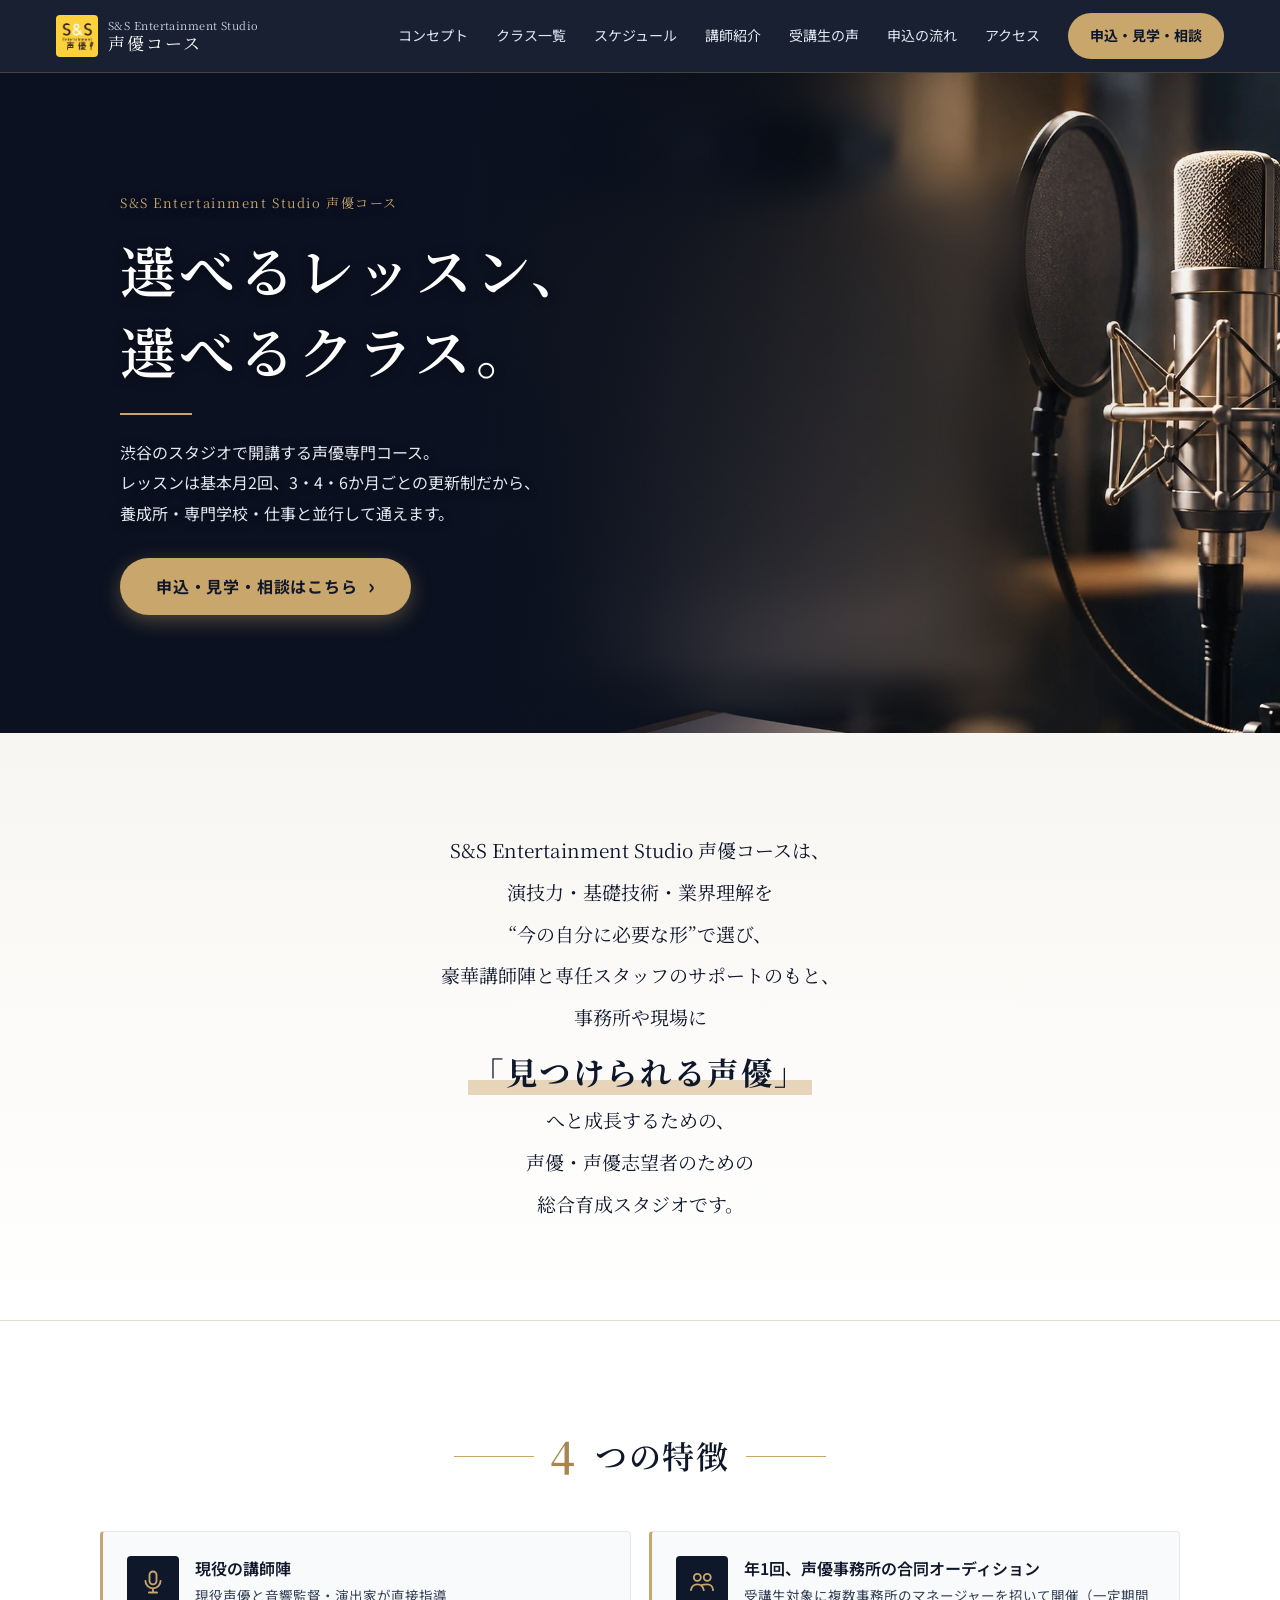
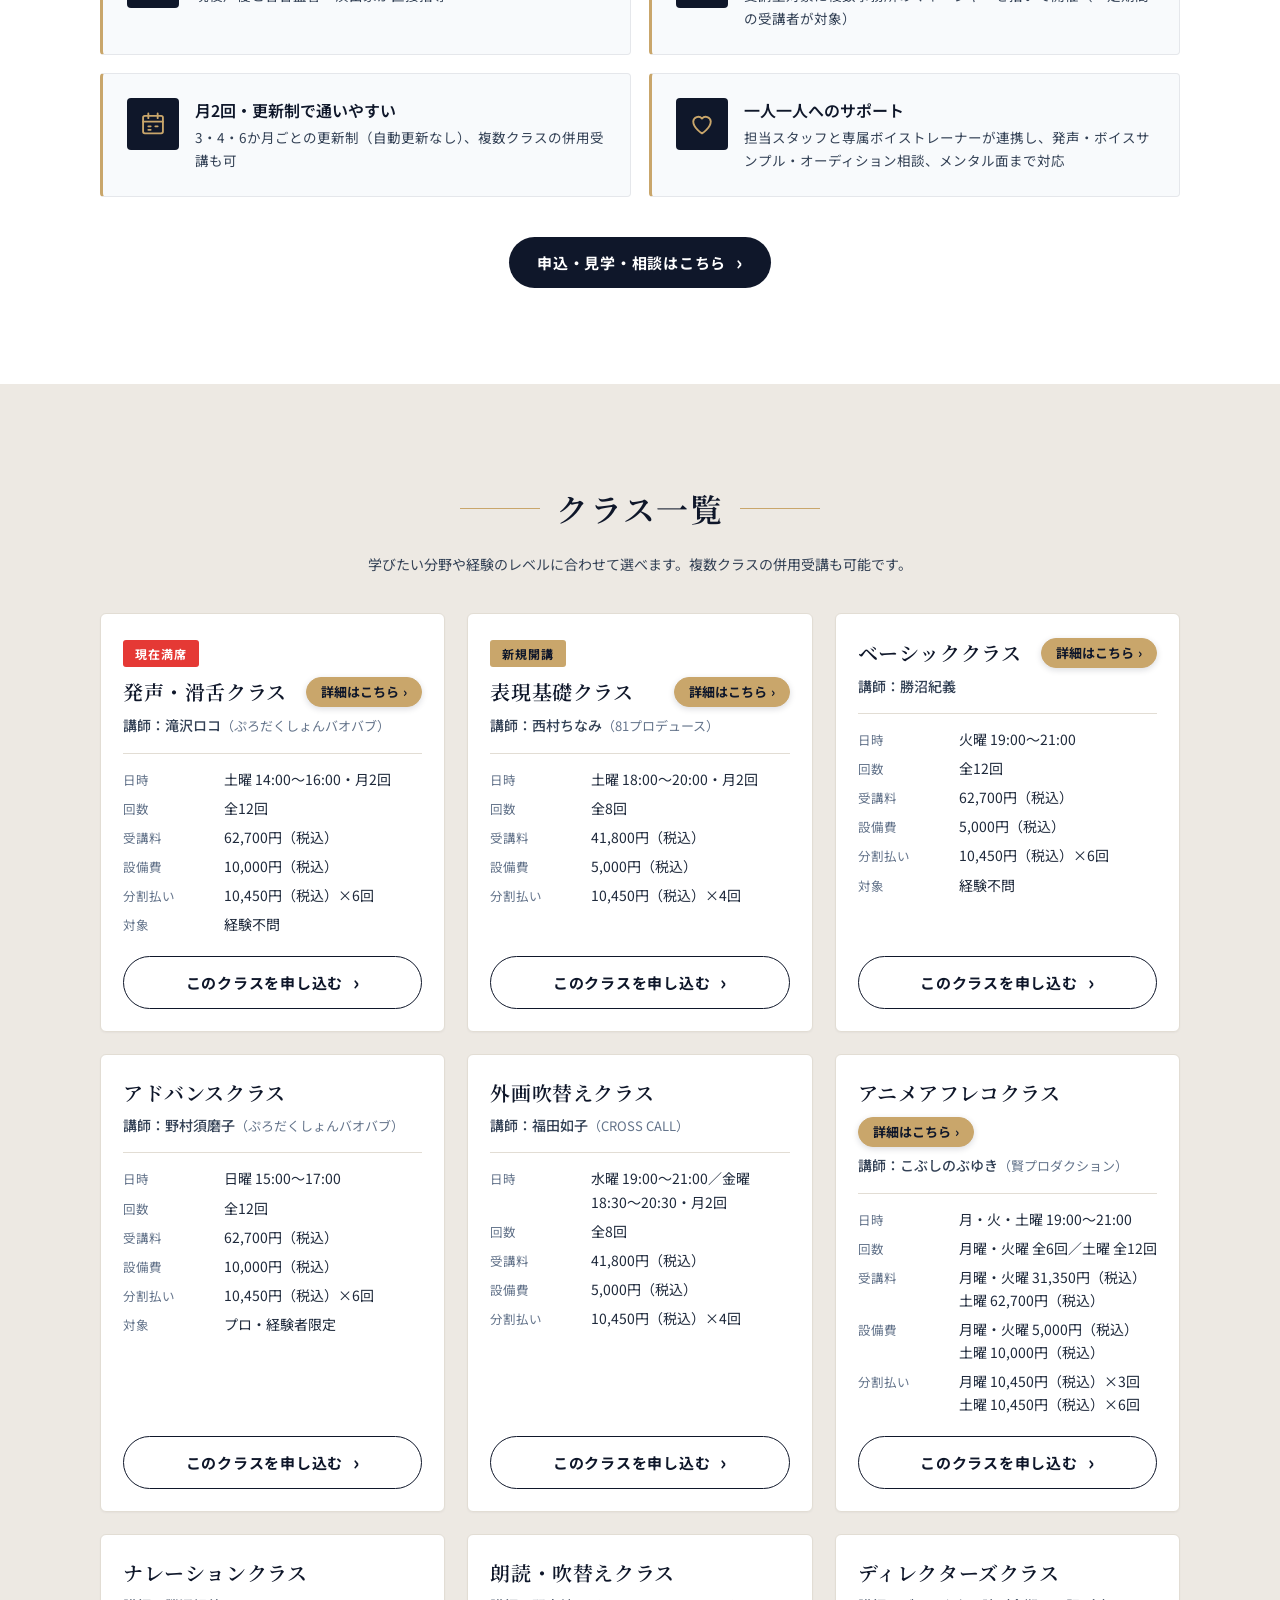
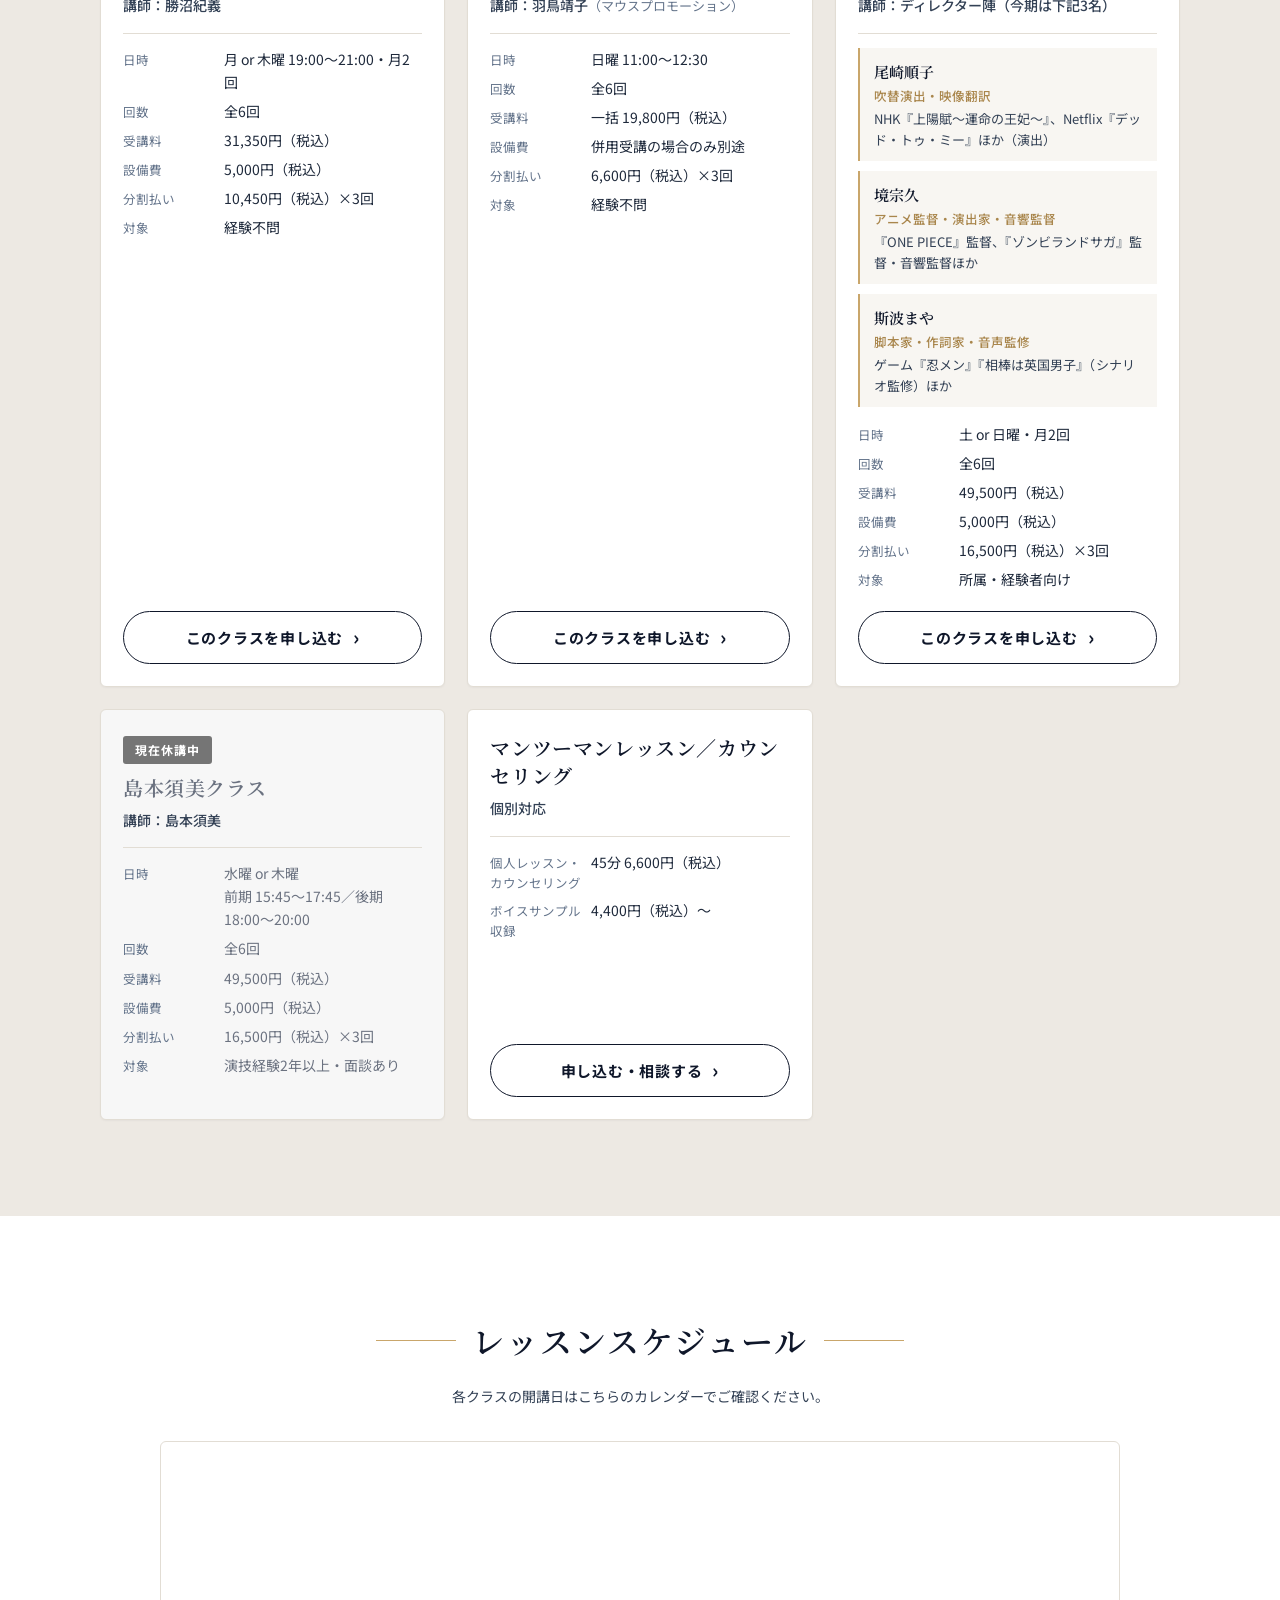
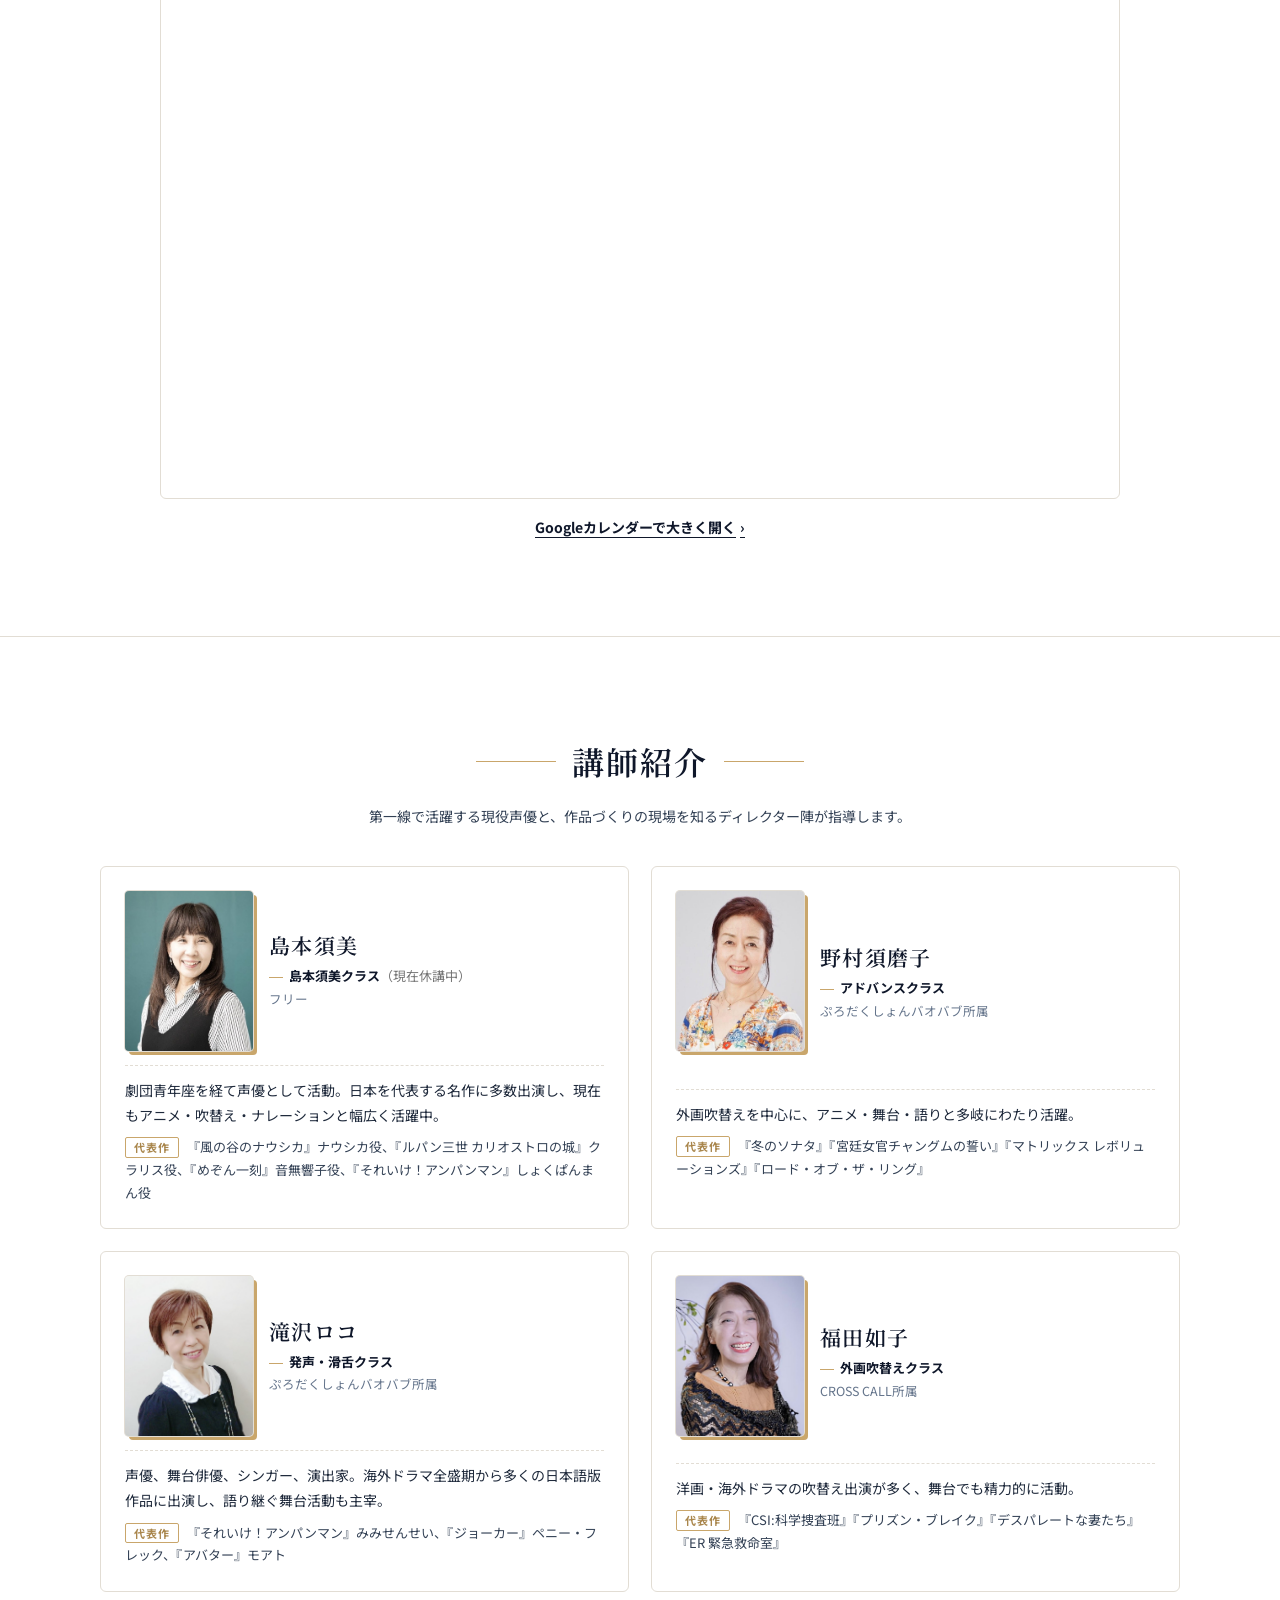
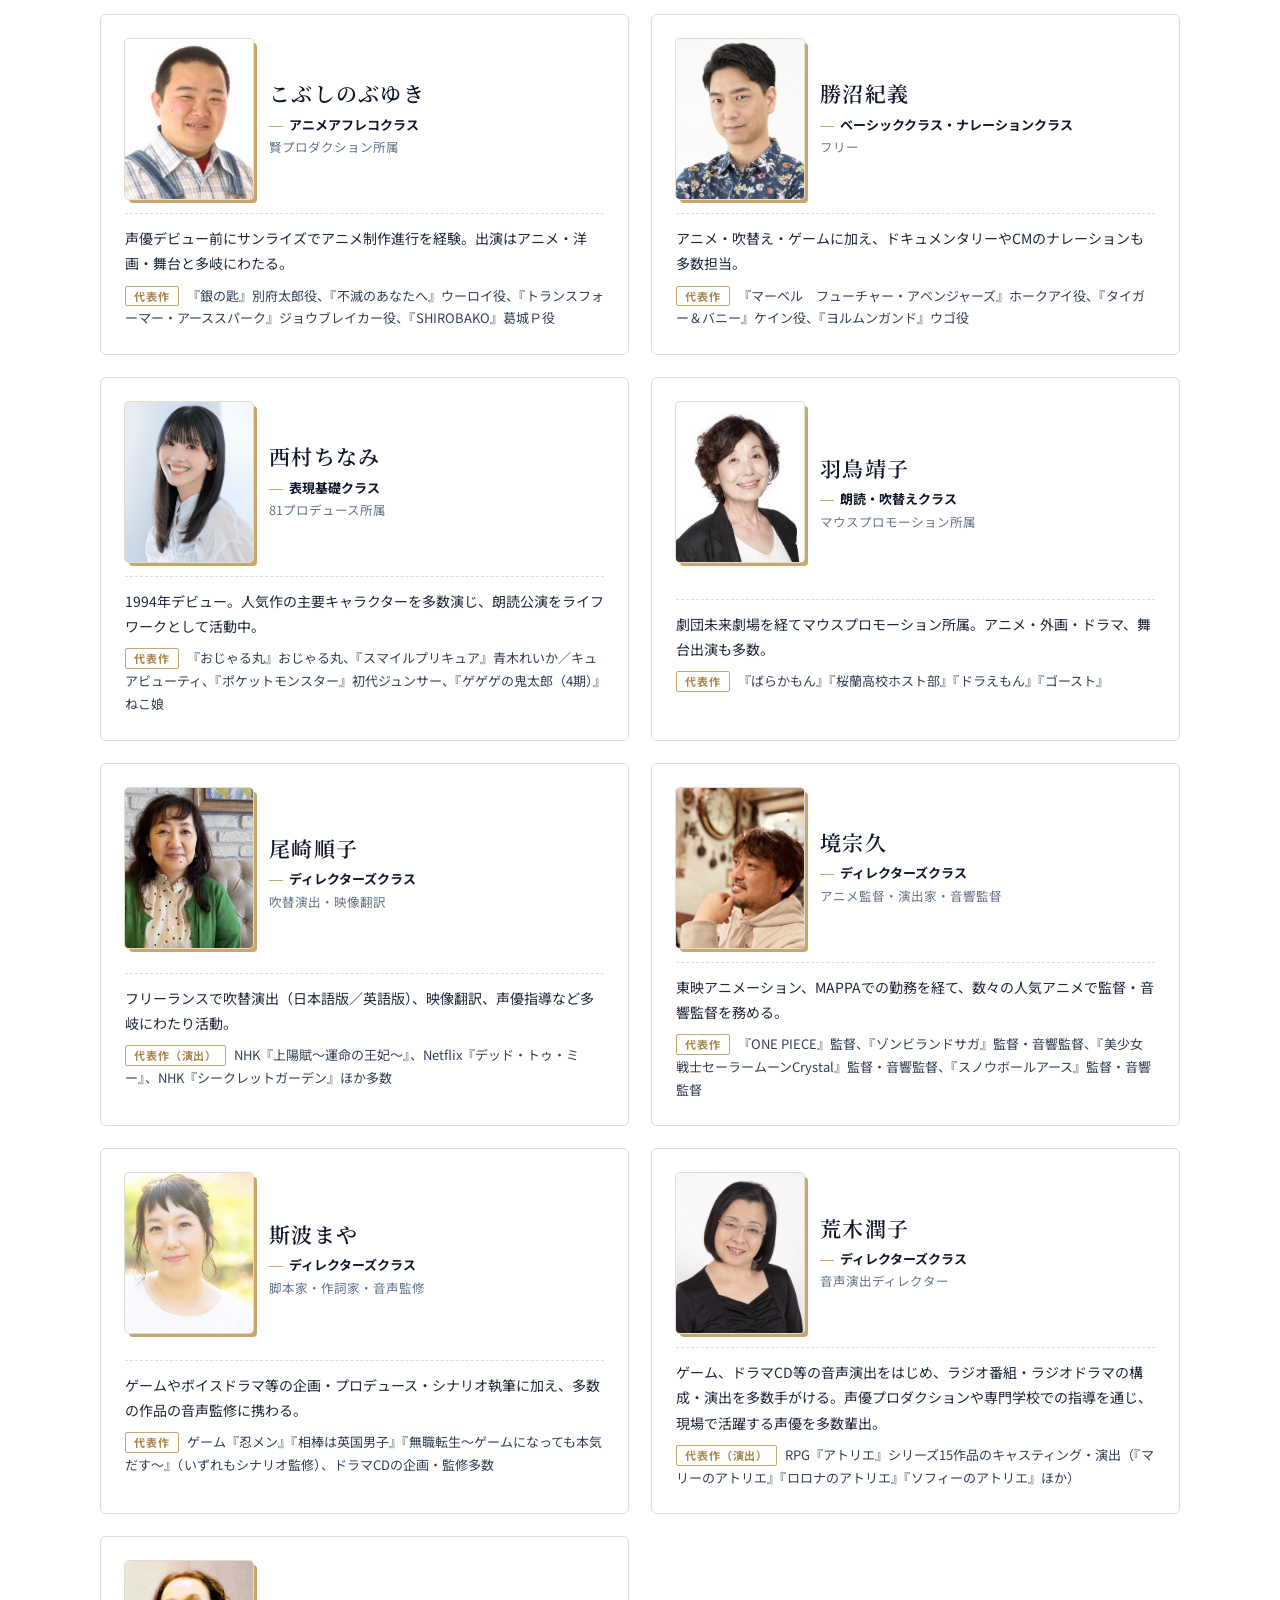
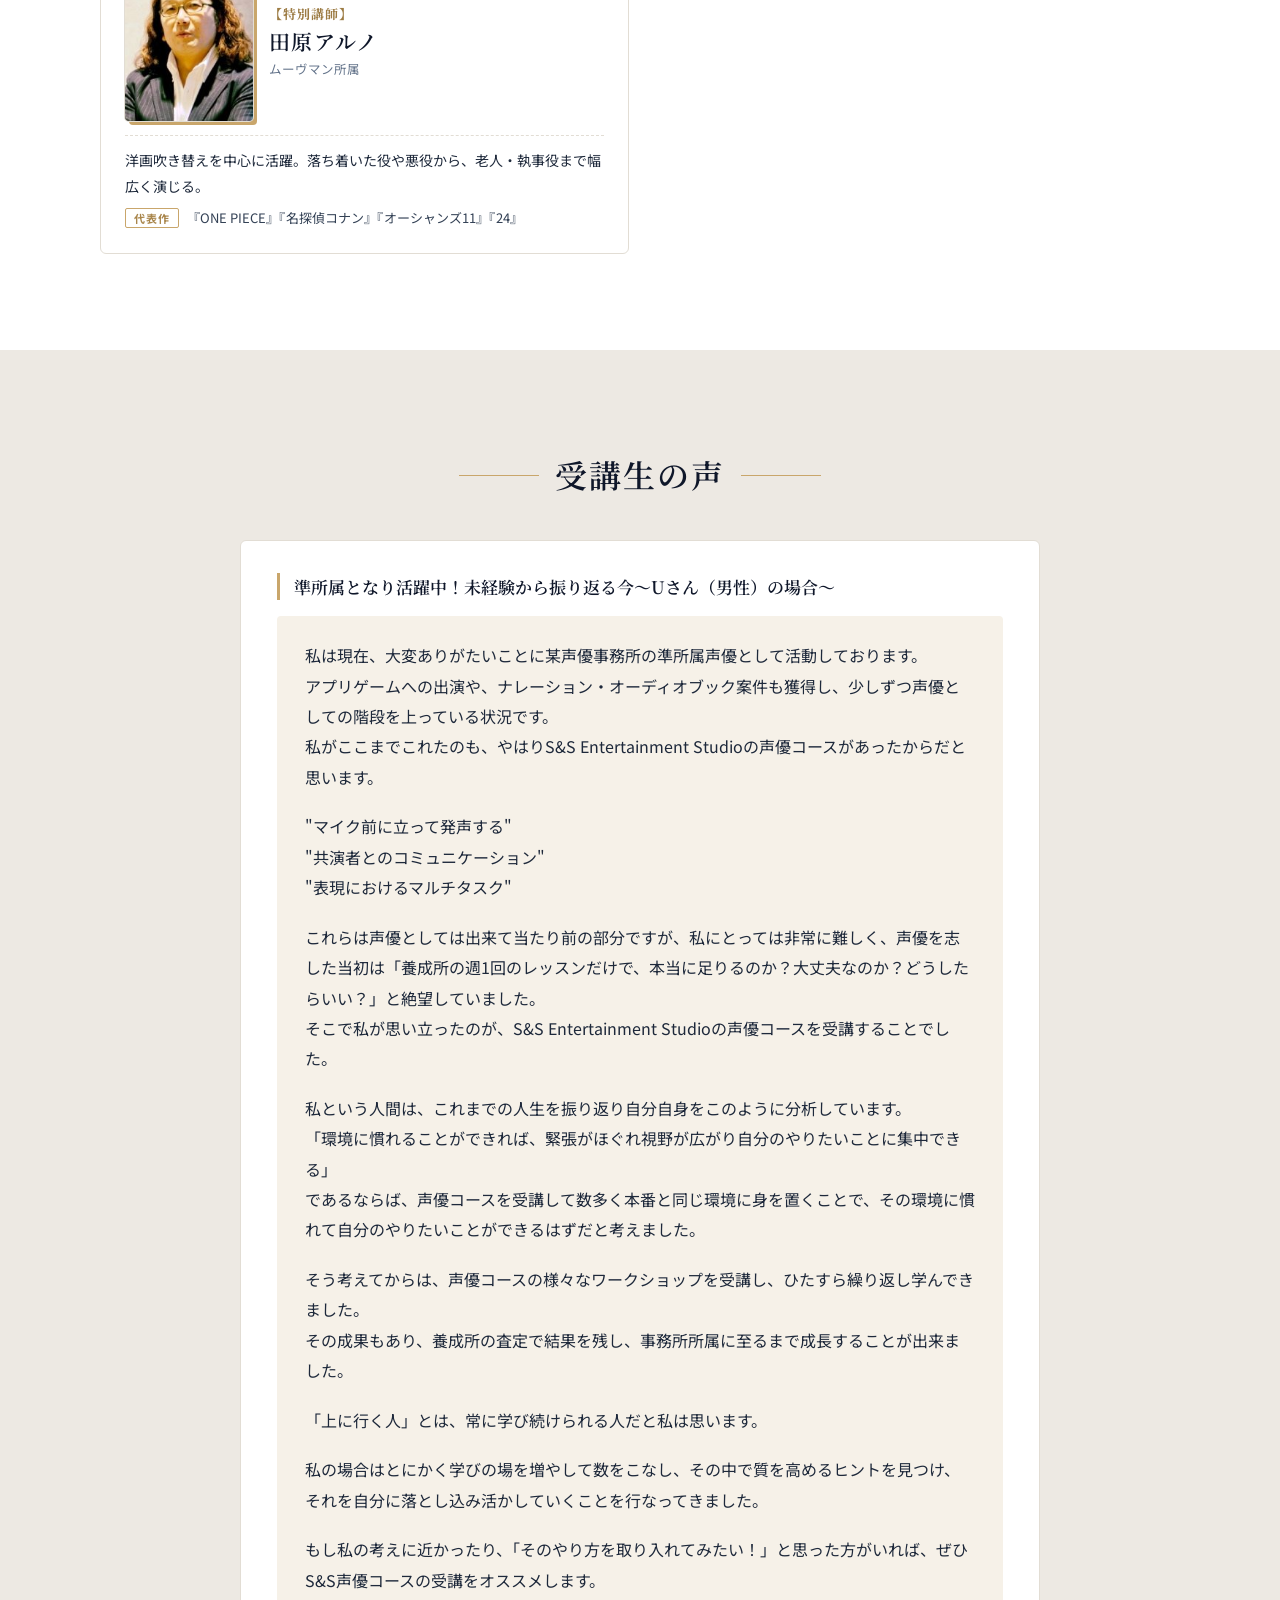
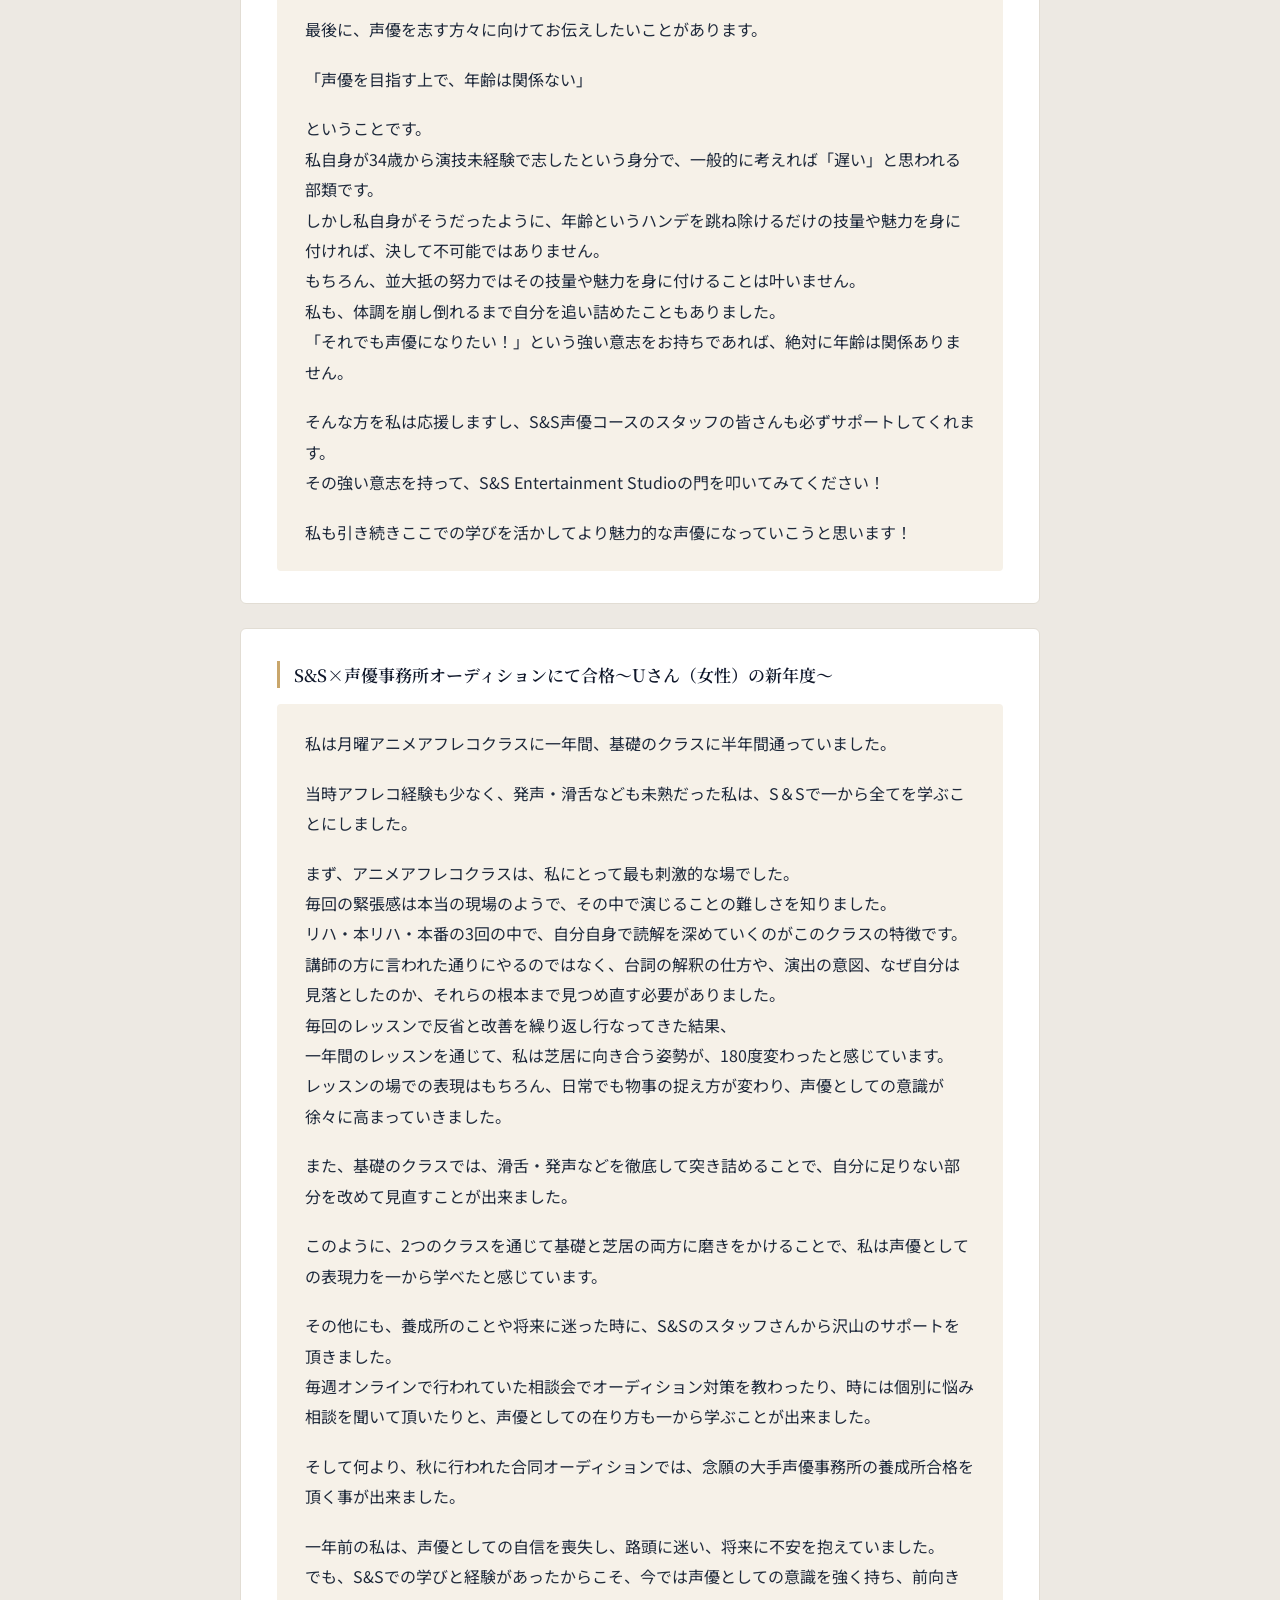
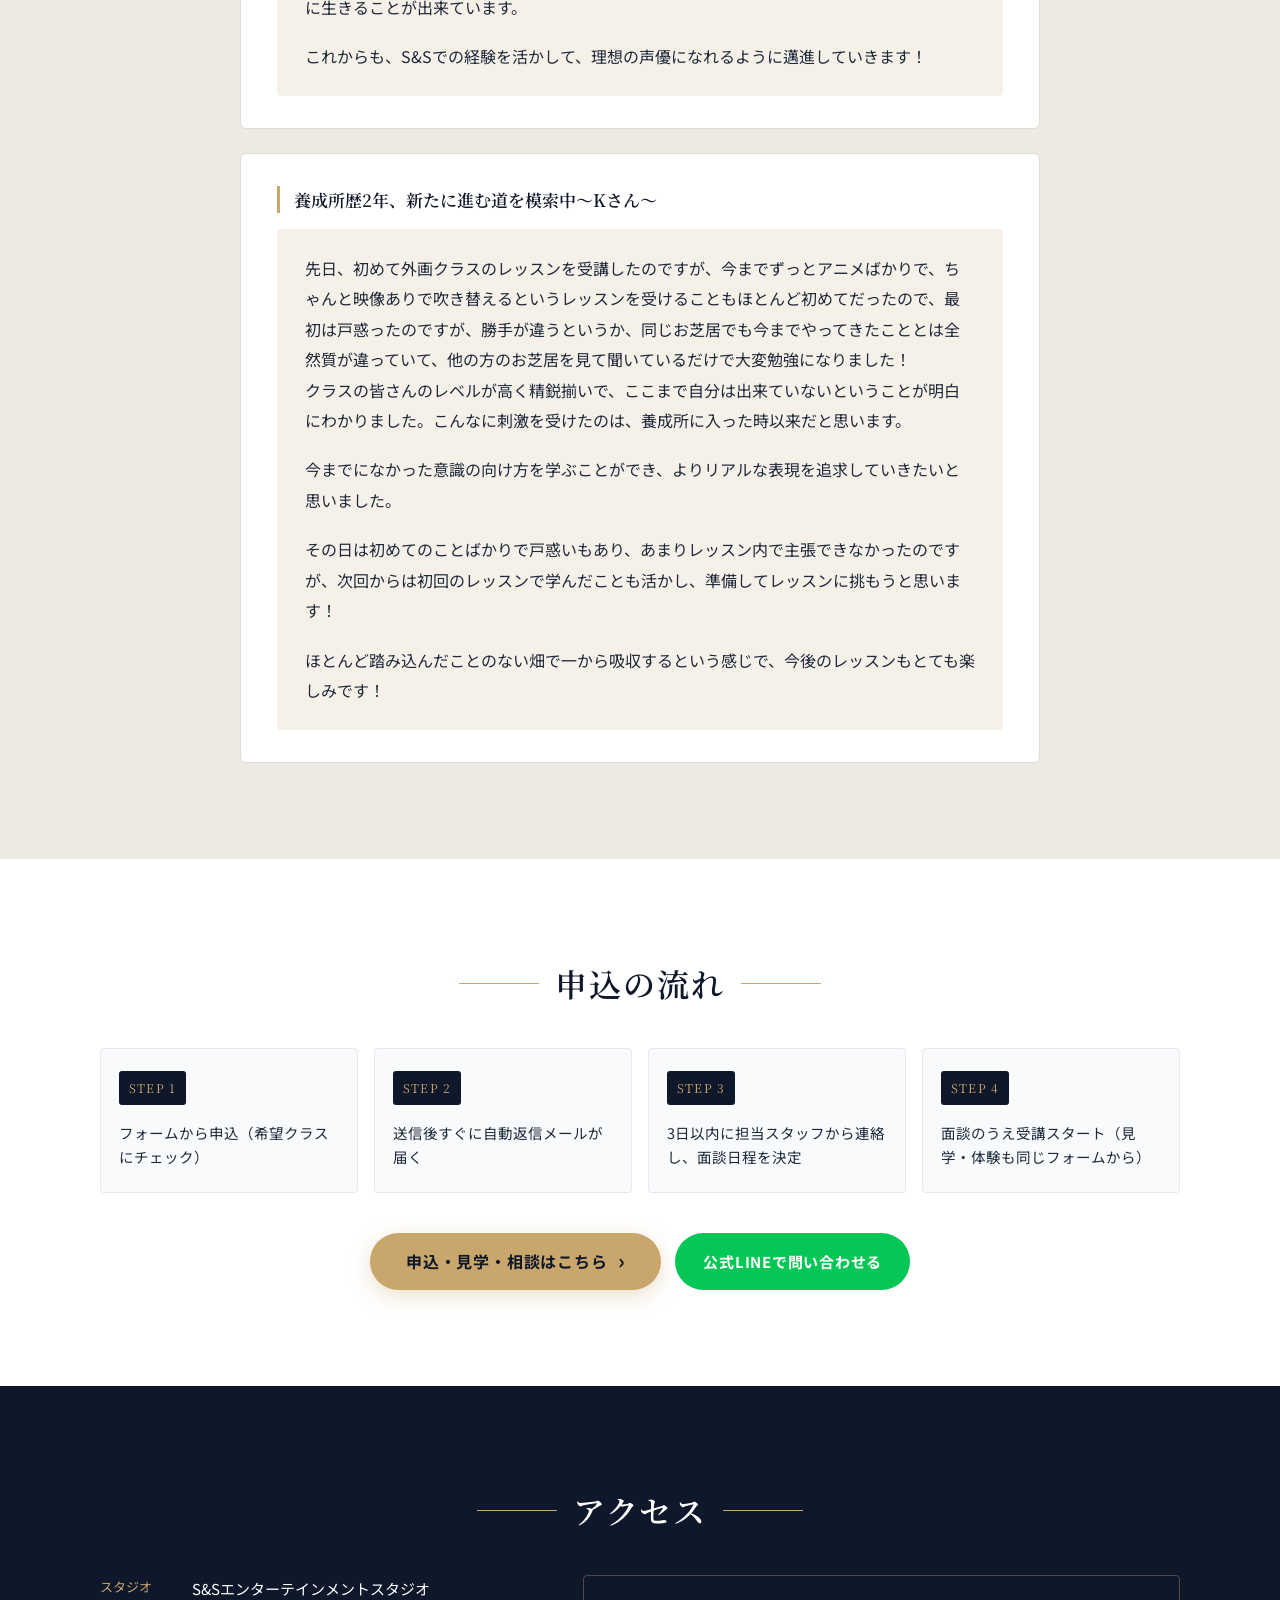
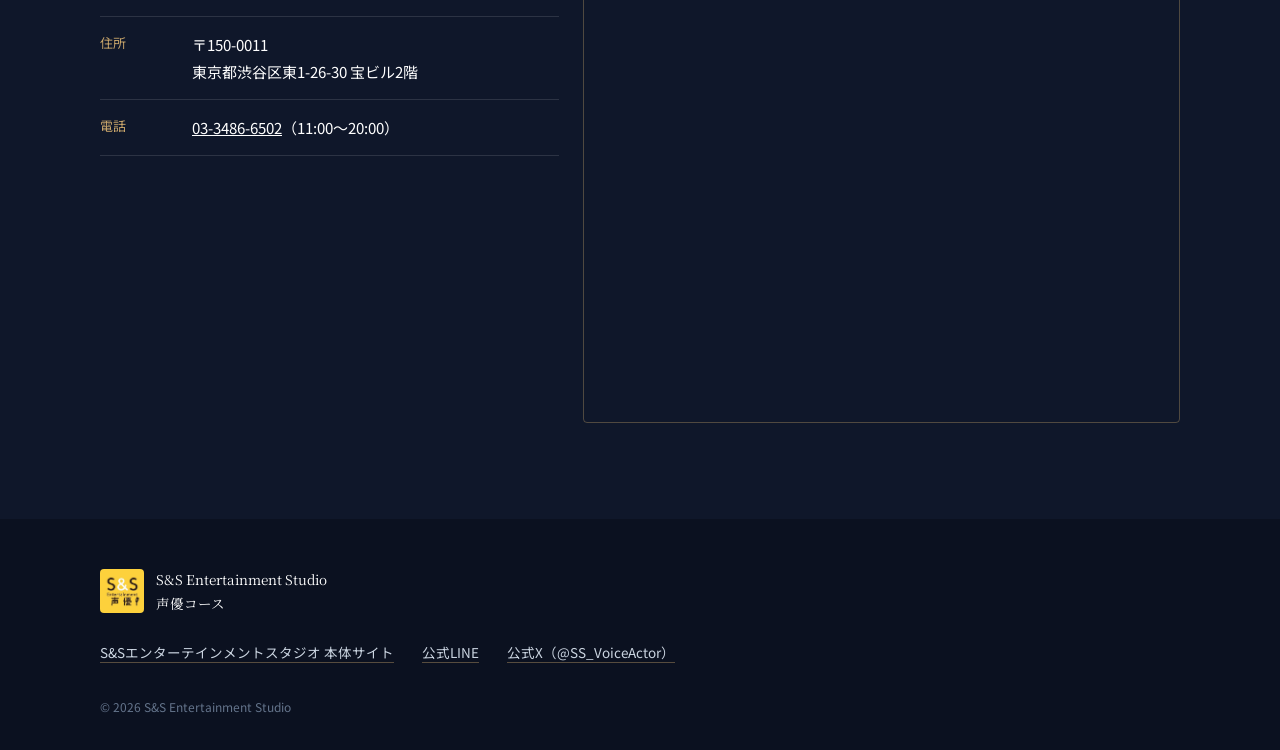
<file: index.html>
<!DOCTYPE html>
<html lang="ja">
<head>
<meta charset="UTF-8">
<meta name="viewport" content="width=device-width, initial-scale=1">
<title>S&amp;S声優コース｜選べるレッスン、選べるクラス。渋谷の声優スクール</title>
<meta name="description" content="渋谷のスタジオで開講する声優専門コース。現役声優・音響監督が直接指導。レッスンは基本月2回、3・4・6か月ごとの更新制だから、養成所・専門学校・仕事と並行して通えます。">
<meta property="og:type" content="website">
<meta property="og:title" content="S&amp;S声優コース｜選べるレッスン、選べるクラス。">
<meta property="og:description" content="渋谷のスタジオで開講する声優専門コース。現役声優・音響監督が直接指導。申込・見学・相談はフォームから。">
<link rel="icon" href="images/logo.jpg">
<link rel="preconnect" href="https://fonts.googleapis.com">
<link rel="preconnect" href="https://fonts.gstatic.com" crossorigin>
<link href="https://fonts.googleapis.com/css2?family=Noto+Sans+JP:wght@400;500;700&family=Noto+Serif+JP:wght@500;600;700&display=swap" rel="stylesheet">
<link rel="stylesheet" href="css/style.css">
</head>
<body>

<!-- ヘッダー -->
<header class="site-header">
  <div class="header-inner">
    <a href="#top" class="brand">
      <img src="images/logo.jpg" alt="S&amp;S声優" width="40" height="40">
      <span class="brand-text"><span class="brand-en">S&amp;S Entertainment Studio</span><span class="brand-ja">声優コース</span></span>
    </a>
    <nav class="global-nav" id="global-nav" aria-label="ページ内メニュー">
      <a href="#concept">コンセプト</a>
      <a href="#classes">クラス一覧</a>
      <a href="#schedule">スケジュール</a>
      <a href="#teachers">講師紹介</a>
      <a href="#voices">受講生の声</a>
      <a href="#flow">申込の流れ</a>
      <a href="#access">アクセス</a>
      <a href="https://forms.gle/kzy8RYLxRgutDLsQ7" class="nav-cta" target="_blank" rel="noopener">申込・見学・相談</a>
    </nav>
    <button class="menu-btn" aria-controls="global-nav" aria-expanded="false" aria-label="メニューを開く">
      <span></span><span></span><span></span>
    </button>
  </div>
</header>

<main id="top">

<!-- 1. ヒーロー -->
<section class="hero">
  <!-- ヒーロー画像：ChatGPT生成画像（images/hero-original.webp）から文字・ボタンの絵を消したもの -->
  <img class="hero-bg" src="images/hero.jpg" alt="" aria-hidden="true" width="1190" height="1322" fetchpriority="high">
  <div class="hero-shade"></div>
  <div class="hero-inner">
    <p class="hero-label">S&amp;S Entertainment Studio 声優コース</p>
    <h1 class="hero-title">選べるレッスン、<br>選べるクラス。</h1>
    <span class="gold-rule"></span>
    <p class="hero-lead">渋谷のスタジオで開講する声優専門コース。<br class="pc-only">レッスンは基本月2回、3・4・6か月ごとの更新制だから、<br class="pc-only">養成所・専門学校・仕事と並行して通えます。</p>
    <a href="https://forms.gle/kzy8RYLxRgutDLsQ7" class="btn btn-gold btn-lg" target="_blank" rel="noopener">申込・見学・相談はこちら<span class="arrow" aria-hidden="true">›</span></a>
  </div>
</section>

<!-- 2. コンセプト -->
<section class="concept" id="concept">
  <div class="container narrow">
    <p class="concept-text">
      S&amp;S Entertainment Studio 声優コースは、<br>
      演技力・基礎技術・業界理解を<br>
      “今の自分に必要な形”で選び、<br>
      豪華講師陣と専任スタッフのサポートのもと、<br>
      事務所や現場に<br>
      <strong class="concept-key">「見つけられる声優」</strong><br>
      へと成長するための、<br>
      声優・声優志望者のための<br>
      総合育成スタジオです。
    </p>
  </div>
</section>

<!-- 3. 特徴 -->
<section class="features section" id="features">
  <div class="container">
    <h2 class="section-title"><span class="num">4</span>つの特徴</h2>
    <ol class="feature-list">
      <li class="feature">
        <span class="feature-icon" aria-hidden="true">
          <svg viewBox="0 0 24 24"><rect x="9" y="3" width="6" height="11" rx="3"/><path d="M5.5 11a6.5 6.5 0 0 0 13 0M12 17.5V21M8.5 21h7"/></svg>
        </span>
        <div>
          <h3>現役の講師陣</h3>
          <p>現役声優と音響監督・演出家が直接指導</p>
        </div>
      </li>
      <li class="feature">
        <span class="feature-icon" aria-hidden="true">
          <svg viewBox="0 0 24 24"><circle cx="8" cy="8" r="3"/><circle cx="16.5" cy="8" r="3"/><path d="M2.5 19c.6-3.2 2.8-5 5.5-5s4.9 1.8 5.5 5M11.5 14.6c1.2-.4 3-.6 5-.6 2.7 0 4.9 1.8 5 5"/></svg>
        </span>
        <div>
          <h3>年1回、声優事務所の合同オーディション</h3>
          <p>受講生対象に複数事務所のマネージャーを招いて開催（一定期間の受講者が対象）</p>
        </div>
      </li>
      <li class="feature">
        <span class="feature-icon" aria-hidden="true">
          <svg viewBox="0 0 24 24"><rect x="3.5" y="5" width="17" height="15" rx="1.5"/><path d="M3.5 10h17M8 3v4M16 3v4M8 14h2M14 14h2M8 17h2"/></svg>
        </span>
        <div>
          <h3>月2回・更新制で通いやすい</h3>
          <p>3・4・6か月ごとの更新制（自動更新なし）、複数クラスの併用受講も可</p>
        </div>
      </li>
      <li class="feature">
        <span class="feature-icon" aria-hidden="true">
          <svg viewBox="0 0 24 24"><path d="M12 20s-7.5-4.6-7.5-10.2A4.3 4.3 0 0 1 12 7.3a4.3 4.3 0 0 1 7.5 2.5C19.5 15.4 12 20 12 20z"/></svg>
        </span>
        <div>
          <h3>一人一人へのサポート</h3>
          <p>担当スタッフと専属ボイストレーナーが連携し、発声・ボイスサンプル・オーディション相談、メンタル面まで対応</p>
        </div>
      </li>
    </ol>
    <div class="cta-row">
      <a href="https://forms.gle/kzy8RYLxRgutDLsQ7" class="btn btn-navy" target="_blank" rel="noopener">申込・見学・相談はこちら<span class="arrow" aria-hidden="true">›</span></a>
    </div>
  </div>
</section>

<!-- 4. クラス一覧 -->
<section class="classes section bg-ivory" id="classes">
  <div class="container">
    <h2 class="section-title">クラス一覧</h2>
    <p class="section-lead">学びたい分野や経験のレベルに合わせて選べます。複数クラスの併用受講も可能です。</p>

    <div class="class-grid">

      <!-- 1 発声・滑舌 -->
      <article class="class-card">
        <div class="class-head">
          <span class="badge badge-full">現在満席</span>
          <div class="class-name-row">
            <h3 class="class-name">発声・滑舌クラス</h3>
            <a class="detail-link" href="https://ssstudioseiyuu-collab.github.io/seiyuu-course/foundation/#hassei">詳細はこちら<span class="arrow" aria-hidden="true">›</span></a>
          </div>
          <p class="class-teacher">講師：滝沢ロコ<span class="aff">（ぷろだくしょんバオバブ）</span></p>
        </div>
        <dl class="class-info">
          <div><dt>日時</dt><dd>土曜 14:00〜16:00・月2回</dd></div>
          <div><dt>回数</dt><dd>全12回</dd></div>
          <div><dt>受講料</dt><dd>62,700円（税込）</dd></div>
          <div><dt>設備費</dt><dd>10,000円（税込）</dd></div>
          <div><dt>分割払い</dt><dd>10,450円（税込）×6回</dd></div>
          <div><dt>対象</dt><dd>経験不問</dd></div>
        </dl>
        <a href="https://forms.gle/kzy8RYLxRgutDLsQ7" class="btn btn-outline" target="_blank" rel="noopener">このクラスを申し込む<span class="arrow" aria-hidden="true">›</span></a>
      </article>

      <!-- 2 表現基礎 -->
      <article class="class-card">
        <div class="class-head">
          <span class="badge badge-new">新規開講</span>
          <div class="class-name-row">
            <h3 class="class-name">表現基礎クラス</h3>
            <a class="detail-link" href="https://ssstudioseiyuu-collab.github.io/seiyuu-course/foundation/#hyogen">詳細はこちら<span class="arrow" aria-hidden="true">›</span></a>
          </div>
          <p class="class-teacher">講師：西村ちなみ<span class="aff">（81プロデュース）</span></p>
        </div>
        <dl class="class-info">
          <div><dt>日時</dt><dd>土曜 18:00〜20:00・月2回</dd></div>
          <div><dt>回数</dt><dd>全8回</dd></div>
          <div><dt>受講料</dt><dd>41,800円（税込）</dd></div>
          <div><dt>設備費</dt><dd>5,000円（税込）</dd></div>
          <div><dt>分割払い</dt><dd>10,450円（税込）×4回</dd></div>
        </dl>
        <a href="https://forms.gle/kzy8RYLxRgutDLsQ7" class="btn btn-outline" target="_blank" rel="noopener">このクラスを申し込む<span class="arrow" aria-hidden="true">›</span></a>
      </article>

      <!-- 3 ベーシック -->
      <article class="class-card">
        <div class="class-head">
          <div class="class-name-row">
            <h3 class="class-name">ベーシッククラス</h3>
            <a class="detail-link" href="https://ssstudioseiyuu-collab.github.io/seiyuu-course/foundation/#basic">詳細はこちら<span class="arrow" aria-hidden="true">›</span></a>
          </div>
          <p class="class-teacher">講師：勝沼紀義</p>
        </div>
        <dl class="class-info">
          <div><dt>日時</dt><dd>火曜 19:00〜21:00</dd></div>
          <div><dt>回数</dt><dd>全12回</dd></div>
          <div><dt>受講料</dt><dd>62,700円（税込）</dd></div>
          <div><dt>設備費</dt><dd>5,000円（税込）</dd></div>
          <div><dt>分割払い</dt><dd>10,450円（税込）×6回</dd></div>
          <div><dt>対象</dt><dd>経験不問</dd></div>
        </dl>
        <a href="https://forms.gle/kzy8RYLxRgutDLsQ7" class="btn btn-outline" target="_blank" rel="noopener">このクラスを申し込む<span class="arrow" aria-hidden="true">›</span></a>
      </article>

      <!-- 4 アドバンス -->
      <article class="class-card">
        <div class="class-head">
          <h3 class="class-name">アドバンスクラス</h3>
          <p class="class-teacher">講師：野村須磨子<span class="aff">（ぷろだくしょんバオバブ）</span></p>
        </div>
        <dl class="class-info">
          <div><dt>日時</dt><dd>日曜 15:00〜17:00</dd></div>
          <div><dt>回数</dt><dd>全12回</dd></div>
          <div><dt>受講料</dt><dd>62,700円（税込）</dd></div>
          <div><dt>設備費</dt><dd>10,000円（税込）</dd></div>
          <div><dt>分割払い</dt><dd>10,450円（税込）×6回</dd></div>
          <div><dt>対象</dt><dd>プロ・経験者限定</dd></div>
        </dl>
        <a href="https://forms.gle/kzy8RYLxRgutDLsQ7" class="btn btn-outline" target="_blank" rel="noopener">このクラスを申し込む<span class="arrow" aria-hidden="true">›</span></a>
      </article>

      <!-- 5 外画吹替え -->
      <article class="class-card">
        <div class="class-head">
          <h3 class="class-name">外画吹替えクラス</h3>
          <p class="class-teacher">講師：福田如子<span class="aff">（CROSS CALL）</span></p>
        </div>
        <dl class="class-info">
          <div><dt>日時</dt><dd>水曜 19:00〜21:00／金曜 18:30〜20:30・月2回</dd></div>
          <div><dt>回数</dt><dd>全8回</dd></div>
          <div><dt>受講料</dt><dd>41,800円（税込）</dd></div>
          <div><dt>設備費</dt><dd>5,000円（税込）</dd></div>
          <div><dt>分割払い</dt><dd>10,450円（税込）×4回</dd></div>
        </dl>
        <a href="https://forms.gle/kzy8RYLxRgutDLsQ7" class="btn btn-outline" target="_blank" rel="noopener">このクラスを申し込む<span class="arrow" aria-hidden="true">›</span></a>
      </article>

      <!-- 6 アニメアフレコ -->
      <article class="class-card">
        <div class="class-head">
          <div class="class-name-row">
            <h3 class="class-name">アニメアフレコクラス</h3>
            <a class="detail-link" href="https://ssstudioseiyuu-collab.github.io/seiyuu-course/anime/">詳細はこちら<span class="arrow" aria-hidden="true">›</span></a>
          </div>
          <p class="class-teacher">講師：こぶしのぶゆき<span class="aff">（賢プロダクション）</span></p>
        </div>
        <dl class="class-info">
          <div><dt>日時</dt><dd>月・火・土曜 19:00〜21:00</dd></div>
          <div><dt>回数</dt><dd>月曜・火曜 全6回／土曜 全12回</dd></div>
          <div><dt>受講料</dt><dd>月曜・火曜 31,350円（税込）<br>土曜 62,700円（税込）</dd></div>
          <div><dt>設備費</dt><dd>月曜・火曜 5,000円（税込）<br>土曜 10,000円（税込）</dd></div>
          <div><dt>分割払い</dt><dd>月曜 10,450円（税込）×3回<br>土曜 10,450円（税込）×6回</dd></div>
        </dl>
        <a href="https://forms.gle/kzy8RYLxRgutDLsQ7" class="btn btn-outline" target="_blank" rel="noopener">このクラスを申し込む<span class="arrow" aria-hidden="true">›</span></a>
      </article>

      <!-- 7 ナレーション -->
      <article class="class-card">
        <div class="class-head">
          <h3 class="class-name">ナレーションクラス</h3>
          <p class="class-teacher">講師：勝沼紀義</p>
        </div>
        <dl class="class-info">
          <div><dt>日時</dt><dd>月 or 木曜 19:00〜21:00・月2回</dd></div>
          <div><dt>回数</dt><dd>全6回</dd></div>
          <div><dt>受講料</dt><dd>31,350円（税込）</dd></div>
          <div><dt>設備費</dt><dd>5,000円（税込）</dd></div>
          <div><dt>分割払い</dt><dd>10,450円（税込）×3回</dd></div>
          <div><dt>対象</dt><dd>経験不問</dd></div>
        </dl>
        <a href="https://forms.gle/kzy8RYLxRgutDLsQ7" class="btn btn-outline" target="_blank" rel="noopener">このクラスを申し込む<span class="arrow" aria-hidden="true">›</span></a>
      </article>

      <!-- 8 朗読・吹替え -->
      <article class="class-card">
        <div class="class-head">
          <h3 class="class-name">朗読・吹替えクラス</h3>
          <p class="class-teacher">講師：羽鳥靖子<span class="aff">（マウスプロモーション）</span></p>
        </div>
        <dl class="class-info">
          <div><dt>日時</dt><dd>日曜 11:00〜12:30</dd></div>
          <div><dt>回数</dt><dd>全6回</dd></div>
          <div><dt>受講料</dt><dd>一括 19,800円（税込）</dd></div>
          <div><dt>設備費</dt><dd>併用受講の場合のみ別途</dd></div>
          <div><dt>分割払い</dt><dd>6,600円（税込）×3回</dd></div>
          <div><dt>対象</dt><dd>経験不問</dd></div>
        </dl>
        <a href="https://forms.gle/kzy8RYLxRgutDLsQ7" class="btn btn-outline" target="_blank" rel="noopener">このクラスを申し込む<span class="arrow" aria-hidden="true">›</span></a>
      </article>

      <!-- 9 ディレクターズ -->
      <article class="class-card class-card-wide">
        <div class="class-head">
          <h3 class="class-name">ディレクターズクラス</h3>
          <p class="class-teacher">講師：ディレクター陣（今期は下記3名）</p>
        </div>
        <ul class="director-list">
          <li><span class="d-name">尾崎順子</span><span class="d-title">吹替演出・映像翻訳</span><span class="d-works">NHK『上陽賦〜運命の王妃〜』、Netflix『デッド・トゥ・ミー』ほか（演出）</span></li>
          <li><span class="d-name">境宗久</span><span class="d-title">アニメ監督・演出家・音響監督</span><span class="d-works">『ONE PIECE』監督、『ゾンビランドサガ』監督・音響監督ほか</span></li>
          <li><span class="d-name">斯波まや</span><span class="d-title">脚本家・作詞家・音声監修</span><span class="d-works">ゲーム『忍メン』『相棒は英国男子』（シナリオ監修）ほか</span></li>
        </ul>
        <dl class="class-info">
          <div><dt>日時</dt><dd>土 or 日曜・月2回</dd></div>
          <div><dt>回数</dt><dd>全6回</dd></div>
          <div><dt>受講料</dt><dd>49,500円（税込）</dd></div>
          <div><dt>設備費</dt><dd>5,000円（税込）</dd></div>
          <div><dt>分割払い</dt><dd>16,500円（税込）×3回</dd></div>
          <div><dt>対象</dt><dd>所属・経験者向け</dd></div>
        </dl>
        <a href="https://forms.gle/kzy8RYLxRgutDLsQ7" class="btn btn-outline" target="_blank" rel="noopener">このクラスを申し込む<span class="arrow" aria-hidden="true">›</span></a>
      </article>

      <!-- 10 島本須美クラス（休講中・申込ボタンなし） -->
      <article class="class-card is-closed">
        <div class="class-head">
          <span class="badge badge-closed">現在休講中</span>
          <h3 class="class-name">島本須美クラス</h3>
          <p class="class-teacher">講師：島本須美</p>
        </div>
        <dl class="class-info">
          <div><dt>日時</dt><dd>水曜 or 木曜<br>前期 15:45〜17:45／後期 18:00〜20:00</dd></div>
          <div><dt>回数</dt><dd>全6回</dd></div>
          <div><dt>受講料</dt><dd>49,500円（税込）</dd></div>
          <div><dt>設備費</dt><dd>5,000円（税込）</dd></div>
          <div><dt>分割払い</dt><dd>16,500円（税込）×3回</dd></div>
          <div><dt>対象</dt><dd>演技経験2年以上・面談あり</dd></div>
        </dl>
      </article>

      <!-- 11 マンツーマン -->
      <article class="class-card">
        <div class="class-head">
          <h3 class="class-name">マンツーマンレッスン／カウンセリング</h3>
          <p class="class-teacher">個別対応</p>
        </div>
        <dl class="class-info">
          <div><dt>個人レッスン・<br>カウンセリング</dt><dd>45分 6,600円（税込）</dd></div>
          <div><dt>ボイスサンプル収録</dt><dd>4,400円（税込）〜</dd></div>
        </dl>
        <a href="https://forms.gle/kzy8RYLxRgutDLsQ7" class="btn btn-outline" target="_blank" rel="noopener">申し込む・相談する<span class="arrow" aria-hidden="true">›</span></a>
      </article>

    </div>
  </div>
</section>

<!-- 4-2. レッスンスケジュール（Googleカレンダー埋め込み・2026-11-08 追加。予定はカレンダー側で更新すると自動で反映） -->
<section class="schedule section" id="schedule">
  <div class="container">
    <h2 class="section-title">レッスンスケジュール</h2>
    <p class="section-lead">各クラスの開講日はこちらのカレンダーでご確認ください。</p>
    <div class="calendar-frame">
      <iframe class="cal-month" src="https://calendar.google.com/calendar/embed?src=ss.studio.seiyuu%40gmail.com&amp;ctz=Asia%2FTokyo&amp;hl=ja&amp;wkst=1&amp;bgcolor=%23ffffff&amp;showTitle=0&amp;showPrint=0&amp;showCalendars=0&amp;showTz=0&amp;mode=MONTH" title="レッスンスケジュール（月表示）" loading="lazy"></iframe>
      <iframe class="cal-agenda" src="https://calendar.google.com/calendar/embed?src=ss.studio.seiyuu%40gmail.com&amp;ctz=Asia%2FTokyo&amp;hl=ja&amp;wkst=1&amp;bgcolor=%23ffffff&amp;showTitle=0&amp;showPrint=0&amp;showCalendars=0&amp;showTz=0&amp;mode=AGENDA&amp;showTabs=0" title="レッスンスケジュール（予定リスト）" loading="lazy"></iframe>
    </div>
    <p class="calendar-link"><a href="https://calendar.google.com/calendar/embed?src=ss.studio.seiyuu%40gmail.com&amp;ctz=Asia%2FTokyo" target="_blank" rel="noopener">Googleカレンダーで大きく開く<span class="arrow" aria-hidden="true">›</span></a></p>
  </div>
</section>

<!-- 5. 講師紹介 -->
<section class="teachers section" id="teachers">
  <div class="container">
    <h2 class="section-title">講師紹介</h2>
    <p class="section-lead">第一線で活躍する現役声優と、作品づくりの現場を知るディレクター陣が指導します。</p>

    <div class="teacher-grid">

      <article class="teacher">
        <img class="teacher-photo" src="images/photos/shimamoto-sumi.jpg" alt="島本須美" loading="lazy" width="240" height="300">
        <div class="teacher-body">
          <h3 class="teacher-name">島本須美</h3>
          <p class="teacher-class">島本須美クラス<span class="closed-note">（現在休講中）</span></p>
          <p class="teacher-aff">フリー</p>
        </div>
        <div class="teacher-detail">
          <p class="teacher-profile">劇団青年座を経て声優として活動。日本を代表する名作に多数出演し、現在もアニメ・吹替え・ナレーションと幅広く活躍中。</p>
          <p class="teacher-works"><span class="works-label">代表作</span>『風の谷のナウシカ』ナウシカ役、『ルパン三世 カリオストロの城』クラリス役、『めぞん一刻』音無響子役、『それいけ！アンパンマン』しょくぱんまん役</p>
        </div>
      </article>

      <article class="teacher">
        <img class="teacher-photo" src="images/photos/nomura-sumako.jpg" alt="野村須磨子" loading="lazy" width="240" height="300">
        <div class="teacher-body">
          <h3 class="teacher-name">野村須磨子</h3>
          <p class="teacher-class">アドバンスクラス</p>
          <p class="teacher-aff">ぷろだくしょんバオバブ所属</p>
        </div>
        <div class="teacher-detail">
          <p class="teacher-profile">外画吹替えを中心に、アニメ・舞台・語りと多岐にわたり活躍。</p>
          <p class="teacher-works"><span class="works-label">代表作</span>『冬のソナタ』『宮廷女官チャングムの誓い』『マトリックス レボリューションズ』『ロード・オブ・ザ・リング』</p>
        </div>
      </article>

      <article class="teacher">
        <img class="teacher-photo" src="images/photos/takizawa-roko.jpg" alt="滝沢ロコ" loading="lazy" width="240" height="300">
        <div class="teacher-body">
          <h3 class="teacher-name">滝沢ロコ</h3>
          <p class="teacher-class">発声・滑舌クラス</p>
          <p class="teacher-aff">ぷろだくしょんバオバブ所属</p>
        </div>
        <div class="teacher-detail">
          <p class="teacher-profile">声優、舞台俳優、シンガー、演出家。海外ドラマ全盛期から多くの日本語版作品に出演し、語り継ぐ舞台活動も主宰。</p>
          <p class="teacher-works"><span class="works-label">代表作</span>『それいけ！アンパンマン』みみせんせい、『ジョーカー』ペニー・フレック、『アバター』モアト</p>
        </div>
      </article>

      <article class="teacher">
        <img class="teacher-photo" src="images/photos/fukuda-naoko.jpg" alt="福田如子" loading="lazy" width="240" height="300">
        <div class="teacher-body">
          <h3 class="teacher-name">福田如子</h3>
          <p class="teacher-class">外画吹替えクラス</p>
          <p class="teacher-aff">CROSS CALL所属</p>
        </div>
        <div class="teacher-detail">
          <p class="teacher-profile">洋画・海外ドラマの吹替え出演が多く、舞台でも精力的に活動。</p>
          <p class="teacher-works"><span class="works-label">代表作</span>『CSI:科学捜査班』『プリズン・ブレイク』『デスパレートな妻たち』『ER 緊急救命室』</p>
        </div>
      </article>

      <article class="teacher">
        <img class="teacher-photo" src="images/photos/kobushi-nobuyuki.jpg" alt="こぶしのぶゆき" loading="lazy" width="240" height="300">
        <div class="teacher-body">
          <h3 class="teacher-name">こぶしのぶゆき</h3>
          <p class="teacher-class">アニメアフレコクラス</p>
          <p class="teacher-aff">賢プロダクション所属</p>
        </div>
        <div class="teacher-detail">
          <p class="teacher-profile">声優デビュー前にサンライズでアニメ制作進行を経験。出演はアニメ・洋画・舞台と多岐にわたる。</p>
          <p class="teacher-works"><span class="works-label">代表作</span>『銀の匙』別府太郎役、『不滅のあなたへ』ウーロイ役、『トランスフォーマー・アーススパーク』ジョウブレイカー役、『SHIROBAKO』葛城Ｐ役</p>
        </div>
      </article>

      <article class="teacher">
        <img class="teacher-photo" src="images/photos/katsunuma-noriyoshi.jpg" alt="勝沼紀義" loading="lazy" width="240" height="300">
        <div class="teacher-body">
          <h3 class="teacher-name">勝沼紀義</h3>
          <p class="teacher-class">ベーシッククラス・ナレーションクラス</p>
          <p class="teacher-aff">フリー</p>
        </div>
        <div class="teacher-detail">
          <p class="teacher-profile">アニメ・吹替え・ゲームに加え、ドキュメンタリーやCMのナレーションも多数担当。</p>
          <p class="teacher-works"><span class="works-label">代表作</span>『マーベル　フューチャー・アベンジャーズ』ホークアイ役、『タイガー＆バニー』ケイン役、『ヨルムンガンド』ウゴ役</p>
        </div>
      </article>

      <article class="teacher">
        <img class="teacher-photo" src="images/photos/nishimura-chinami.jpg" alt="西村ちなみ" loading="lazy" width="240" height="300">
        <div class="teacher-body">
          <h3 class="teacher-name">西村ちなみ</h3>
          <p class="teacher-class">表現基礎クラス</p>
          <p class="teacher-aff">81プロデュース所属</p>
        </div>
        <div class="teacher-detail">
          <p class="teacher-profile">1994年デビュー。人気作の主要キャラクターを多数演じ、朗読公演をライフワークとして活動中。</p>
          <p class="teacher-works"><span class="works-label">代表作</span>『おじゃる丸』おじゃる丸、『スマイルプリキュア』青木れいか／キュアビューティ、『ポケットモンスター』初代ジュンサー、『ゲゲゲの鬼太郎（4期）』ねこ娘</p>
        </div>
      </article>

      <article class="teacher">
        <img class="teacher-photo" src="images/photos/hatori-yasuko.jpg" alt="羽鳥靖子" loading="lazy" width="240" height="300">
        <div class="teacher-body">
          <h3 class="teacher-name">羽鳥靖子</h3>
          <p class="teacher-class">朗読・吹替えクラス</p>
          <p class="teacher-aff">マウスプロモーション所属</p>
        </div>
        <div class="teacher-detail">
          <p class="teacher-profile">劇団未来劇場を経てマウスプロモーション所属。アニメ・外画・ドラマ、舞台出演も多数。</p>
          <p class="teacher-works"><span class="works-label">代表作</span>『ばらかもん』『桜蘭高校ホスト部』『ドラえもん』『ゴースト』</p>
        </div>
      </article>


      <article class="teacher">
        <img class="teacher-photo" src="images/photos/ozaki-junko.jpg" alt="尾崎順子" loading="lazy" width="240" height="300">
        <div class="teacher-body">
          <h3 class="teacher-name">尾崎順子</h3>
          <p class="teacher-class">ディレクターズクラス</p>
          <p class="teacher-aff">吹替演出・映像翻訳</p>
        </div>
        <div class="teacher-detail">
          <p class="teacher-profile">フリーランスで吹替演出（日本語版／英語版）、映像翻訳、声優指導など多岐にわたり活動。</p>
          <p class="teacher-works"><span class="works-label">代表作（演出）</span>NHK『上陽賦〜運命の王妃〜』、Netflix『デッド・トゥ・ミー』、NHK『シークレットガーデン』ほか多数</p>
        </div>
      </article>

      <article class="teacher">
        <img class="teacher-photo" src="images/photos/sakai-munehisa.jpg" alt="境宗久" loading="lazy" width="240" height="300">
        <div class="teacher-body">
          <h3 class="teacher-name">境宗久</h3>
          <p class="teacher-class">ディレクターズクラス</p>
          <p class="teacher-aff">アニメ監督・演出家・音響監督</p>
        </div>
        <div class="teacher-detail">
          <p class="teacher-profile">東映アニメーション、MAPPAでの勤務を経て、数々の人気アニメで監督・音響監督を務める。</p>
          <p class="teacher-works"><span class="works-label">代表作</span>『ONE PIECE』監督、『ゾンビランドサガ』監督・音響監督、『美少女戦士セーラームーンCrystal』監督・音響監督、『スノウボールアース』監督・音響監督</p>
        </div>
      </article>

      <article class="teacher">
        <img class="teacher-photo" src="images/photos/shiba-maya.jpg" alt="斯波まや" loading="lazy" width="240" height="300">
        <div class="teacher-body">
          <h3 class="teacher-name">斯波まや</h3>
          <p class="teacher-class">ディレクターズクラス</p>
          <p class="teacher-aff">脚本家・作詞家・音声監修</p>
        </div>
        <div class="teacher-detail">
          <p class="teacher-profile">ゲームやボイスドラマ等の企画・プロデュース・シナリオ執筆に加え、多数の作品の音声監修に携わる。</p>
          <p class="teacher-works"><span class="works-label">代表作</span>ゲーム『忍メン』『相棒は英国男子』『無職転生〜ゲームになっても本気だす〜』（いずれもシナリオ監修）、ドラマCDの企画・監修多数</p>
        </div>
      </article>

      <!-- 2026-11-08 追加（直子さんの原稿から抜粋） -->
      <article class="teacher">
        <img class="teacher-photo" src="images/photos/araki-junko.jpg" alt="荒木潤子" loading="lazy" width="240" height="300">
        <div class="teacher-body">
          <h3 class="teacher-name">荒木潤子</h3>
          <p class="teacher-class">ディレクターズクラス</p>
          <p class="teacher-aff">音声演出ディレクター</p>
        </div>
        <div class="teacher-detail">
          <p class="teacher-profile">ゲーム、ドラマCD等の音声演出をはじめ、ラジオ番組・ラジオドラマの構成・演出を多数手がける。声優プロダクションや専門学校での指導を通じ、現場で活躍する声優を多数輩出。</p>
          <p class="teacher-works"><span class="works-label">代表作（演出）</span>RPG『アトリエ』シリーズ15作品のキャスティング・演出（『マリーのアトリエ』『ロロナのアトリエ』『ソフィーのアトリエ』ほか）</p>
        </div>
      </article>

      <article class="teacher">
        <img class="teacher-photo" src="images/photos/tahara-aruno.jpg" alt="田原アルノ" loading="lazy" width="240" height="300">
        <div class="teacher-body">
          <p class="teacher-badge">【特別講師】</p>
          <h3 class="teacher-name">田原アルノ</h3>
          <!-- 担当クラスなしで掲載（2026-11-07 直子さん決定）。【特別講師】表記・最後尾へ移動（2026-11-08 直子さん指示） -->
          <p class="teacher-aff">ムーヴマン所属</p>
        </div>
        <div class="teacher-detail">
          <p class="teacher-profile">洋画吹き替えを中心に活躍。落ち着いた役や悪役から、老人・執事役まで幅広く演じる。</p>
          <p class="teacher-works"><span class="works-label">代表作</span>『ONE PIECE』『名探偵コナン』『オーシャンズ11』『24』</p>
        </div>
      </article>

    </div>
  </div>
</section>

<!-- 6. 受講生の声（原文のまま・全文表示・1列） -->
<section class="voices section bg-ivory" id="voices">
  <div class="container">
    <h2 class="section-title">受講生の声</h2>
    <div class="voice-list">

      <article class="voice">
        <h3 class="voice-title">準所属となり活躍中！未経験から振り返る今〜Uさん（男性）の場合〜</h3>
        <blockquote class="voice-quote"><p>私は現在、大変ありがたいことに某声優事務所の準所属声優として活動しております。<br>アプリゲームへの出演や、ナレーション・オーディオブック案件も獲得し、少しずつ声優としての階段を上っている状況です。<br>私がここまでこれたのも、やはりS&amp;S Entertainment Studioの声優コースがあったからだと思います。</p>
          <p>"マイク前に立って発声する"<br>"共演者とのコミュニケーション"<br>"表現におけるマルチタスク"</p>
          <p>これらは声優としては出来て当たり前の部分ですが、私にとっては非常に難しく、声優を志した当初は「養成所の週1回のレッスンだけで、本当に足りるのか？大丈夫なのか？どうしたらいい？」と絶望していました。<br>そこで私が思い立ったのが、S&amp;S Entertainment Studioの声優コースを受講することでした。</p>
          <p>私という人間は、これまでの人生を振り返り自分自身をこのように分析しています。<br>「環境に慣れることができれば、緊張がほぐれ視野が広がり自分のやりたいことに集中できる」<br>であるならば、声優コースを受講して数多く本番と同じ環境に身を置くことで、その環境に慣れて自分のやりたいことができるはずだと考えました。</p>
          <p>そう考えてからは、声優コースの様々なワークショップを受講し、ひたすら繰り返し学んできました。<br>その成果もあり、養成所の査定で結果を残し、事務所所属に至るまで成長することが出来ました。</p>
          <p>「上に行く人」とは、常に学び続けられる人だと私は思います。</p>
          <p>私の場合はとにかく学びの場を増やして数をこなし、その中で質を高めるヒントを見つけ、それを自分に落とし込み活かしていくことを行なってきました。</p>
          <p>もし私の考えに近かったり、「そのやり方を取り入れてみたい！」と思った方がいれば、ぜひS&amp;S声優コースの受講をオススメします。</p>
          <p>最後に、声優を志す方々に向けてお伝えしたいことがあります。</p>
          <p>「声優を目指す上で、年齢は関係ない」</p>
          <p>ということです。<br>私自身が34歳から演技未経験で志したという身分で、一般的に考えれば「遅い」と思われる部類です。<br>しかし私自身がそうだったように、年齢というハンデを跳ね除けるだけの技量や魅力を身に付ければ、決して不可能ではありません。<br>もちろん、並大抵の努力ではその技量や魅力を身に付けることは叶いません。<br>私も、体調を崩し倒れるまで自分を追い詰めたこともありました。<br>「それでも声優になりたい！」という強い意志をお持ちであれば、絶対に年齢は関係ありません。</p>
          <p>そんな方を私は応援しますし、S&amp;S声優コースのスタッフの皆さんも必ずサポートしてくれます。<br>その強い意志を持って、S&amp;S Entertainment Studioの門を叩いてみてください！</p>
          <p>私も引き続きここでの学びを活かしてより魅力的な声優になっていこうと思います！</p></blockquote>
      </article>

      <article class="voice">
        <h3 class="voice-title">S&amp;S×声優事務所オーディションにて合格〜Uさん（女性）の新年度〜</h3>
        <blockquote class="voice-quote"><p>私は月曜アニメアフレコクラスに一年間、基礎のクラスに半年間通っていました。</p>
          <p>当時アフレコ経験も少なく、発声・滑舌なども未熟だった私は、S＆Sで一から全てを学ぶことにしました。</p>
          <p>まず、アニメアフレコクラスは、私にとって最も刺激的な場でした。<br>毎回の緊張感は本当の現場のようで、その中で演じることの難しさを知りました。<br>リハ・本リハ・本番の3回の中で、自分自身で読解を深めていくのがこのクラスの特徴です。<br>講師の方に言われた通りにやるのではなく、台詞の解釈の仕方や、演出の意図、なぜ自分は見落としたのか、それらの根本まで見つめ直す必要がありました。<br>毎回のレッスンで反省と改善を繰り返し行なってきた結果、<br>一年間のレッスンを通じて、私は芝居に向き合う姿勢が、180度変わったと感じています。<br>レッスンの場での表現はもちろん、日常でも物事の捉え方が変わり、声優としての意識が徐々に高まっていきました。</p>
          <p>また、基礎のクラスでは、滑舌・発声などを徹底して突き詰めることで、自分に足りない部分を改めて見直すことが出来ました。</p>
          <p>このように、2つのクラスを通じて基礎と芝居の両方に磨きをかけることで、私は声優としての表現力を一から学べたと感じています。</p>
          <p>その他にも、養成所のことや将来に迷った時に、S&amp;Sのスタッフさんから沢山のサポートを頂きました。<br>毎週オンラインで行われていた相談会でオーディション対策を教わったり、時には個別に悩み相談を聞いて頂いたりと、声優としての在り方も一から学ぶことが出来ました。</p>
          <p>そして何より、秋に行われた合同オーディションでは、念願の大手声優事務所の養成所合格を頂く事が出来ました。</p>
          <p>一年前の私は、声優としての自信を喪失し、路頭に迷い、将来に不安を抱えていました。<br>でも、S&amp;Sでの学びと経験があったからこそ、今では声優としての意識を強く持ち、前向きに生きることが出来ています。</p>
          <p>これからも、S&amp;Sでの経験を活かして、理想の声優になれるように邁進していきます！</p></blockquote>
      </article>

      <article class="voice">
        <h3 class="voice-title">養成所歴2年、新たに進む道を模索中～Kさん～</h3>
        <blockquote class="voice-quote"><p>先日、初めて外画クラスのレッスンを受講したのですが、今までずっとアニメばかりで、ちゃんと映像ありで吹き替えるというレッスンを受けることもほとんど初めてだったので、最初は戸惑ったのですが、勝手が違うというか、同じお芝居でも今までやってきたこととは全然質が違っていて、他の方のお芝居を見て聞いているだけで大変勉強になりました！<br>クラスの皆さんのレベルが高く精鋭揃いで、ここまで自分は出来ていないということが明白にわかりました。こんなに刺激を受けたのは、養成所に入った時以来だと思います。</p>
          <p>今までになかった意識の向け方を学ぶことができ、よりリアルな表現を追求していきたいと思いました。</p>
          <p>その日は初めてのことばかりで戸惑いもあり、あまりレッスン内で主張できなかったのですが、次回からは初回のレッスンで学んだことも活かし、準備してレッスンに挑もうと思います！</p>
          <p>ほとんど踏み込んだことのない畑で一から吸収するという感じで、今後のレッスンもとても楽しみです！</p></blockquote>
      </article>

    </div>
  </div>
</section>

<!-- 7. 申込の流れ -->
<section class="flow section" id="flow">
  <div class="container">
    <h2 class="section-title">申込の流れ</h2>
    <ol class="flow-list">
      <li><span class="step">STEP 1</span><p>フォームから申込（希望クラスにチェック）</p></li>
      <li><span class="step">STEP 2</span><p>送信後すぐに自動返信メールが届く</p></li>
      <li><span class="step">STEP 3</span><p>3日以内に担当スタッフから連絡し、面談日程を決定</p></li>
      <li><span class="step">STEP 4</span><p>面談のうえ受講スタート（見学・体験も同じフォームから）</p></li>
    </ol>
    <div class="cta-row">
      <a href="https://forms.gle/kzy8RYLxRgutDLsQ7" class="btn btn-gold btn-lg" target="_blank" rel="noopener">申込・見学・相談はこちら<span class="arrow" aria-hidden="true">›</span></a>
      <a href="https://lin.ee/HNgHrs9" class="btn btn-line" target="_blank" rel="noopener">公式LINEで問い合わせる</a>
    </div>
  </div>
</section>

<!-- 8. アクセス -->
<section class="access section bg-navy" id="access">
  <div class="container">
    <h2 class="section-title">アクセス</h2>
    <div class="access-grid">
      <dl class="access-info">
        <div><dt>スタジオ</dt><dd>S&amp;Sエンターテインメントスタジオ</dd></div>
        <div><dt>住所</dt><dd>〒150-0011<br>東京都渋谷区東1-26-30 宝ビル2階</dd></div>
        <div><dt>電話</dt><dd><a href="tel:0334866502">03-3486-6502</a>（11:00〜20:00）</dd></div>
      </dl>
      <div class="map">
        <iframe src="https://www.google.com/maps?q=%E6%9D%B1%E4%BA%AC%E9%83%BD%E6%B8%8B%E8%B0%B7%E5%8C%BA%E6%9D%B11-26-30&amp;output=embed" title="S&amp;Sエンターテインメントスタジオの地図" loading="lazy" referrerpolicy="no-referrer-when-downgrade" allowfullscreen></iframe>
      </div>
    </div>
  </div>
</section>

</main>

<!-- 9. フッター -->
<footer class="site-footer">
  <div class="container">
    <div class="footer-brand">
      <img src="images/logo.jpg" alt="S&amp;S声優" width="48" height="48">
      <p>S&amp;S Entertainment Studio<br>声優コース</p>
    </div>
    <ul class="footer-links">
      <li><a href="https://www.ss-musicschool.com/" target="_blank" rel="noopener">S&amp;Sエンターテインメントスタジオ 本体サイト</a></li>
      <li><a href="https://lin.ee/HNgHrs9" target="_blank" rel="noopener">公式LINE</a></li>
      <li><a href="https://x.com/SS_VoiceActor" target="_blank" rel="noopener">公式X（@SS_VoiceActor）</a></li>
    </ul>
    <p class="copyright">© <span id="year">2026</span> S&amp;S Entertainment Studio</p>
  </div>
</footer>

<!-- スマホ用 固定バー -->
<div class="fixed-bar" role="complementary" aria-label="申込・相談">
  <a href="https://forms.gle/kzy8RYLxRgutDLsQ7" class="fixed-cta" target="_blank" rel="noopener">
    <svg viewBox="0 0 24 24" aria-hidden="true"><path d="M7 3h7l4 4v14H7z"/><path d="M14 3v4h4M10 12h5M10 16h5"/></svg>
    申込・見学・相談はこちら
  </a>
  <a href="https://lin.ee/HNgHrs9" class="fixed-line" target="_blank" rel="noopener" aria-label="公式LINE">LINE</a>
</div>

<script src="js/main.js"></script>
</body>
</html>
</file>
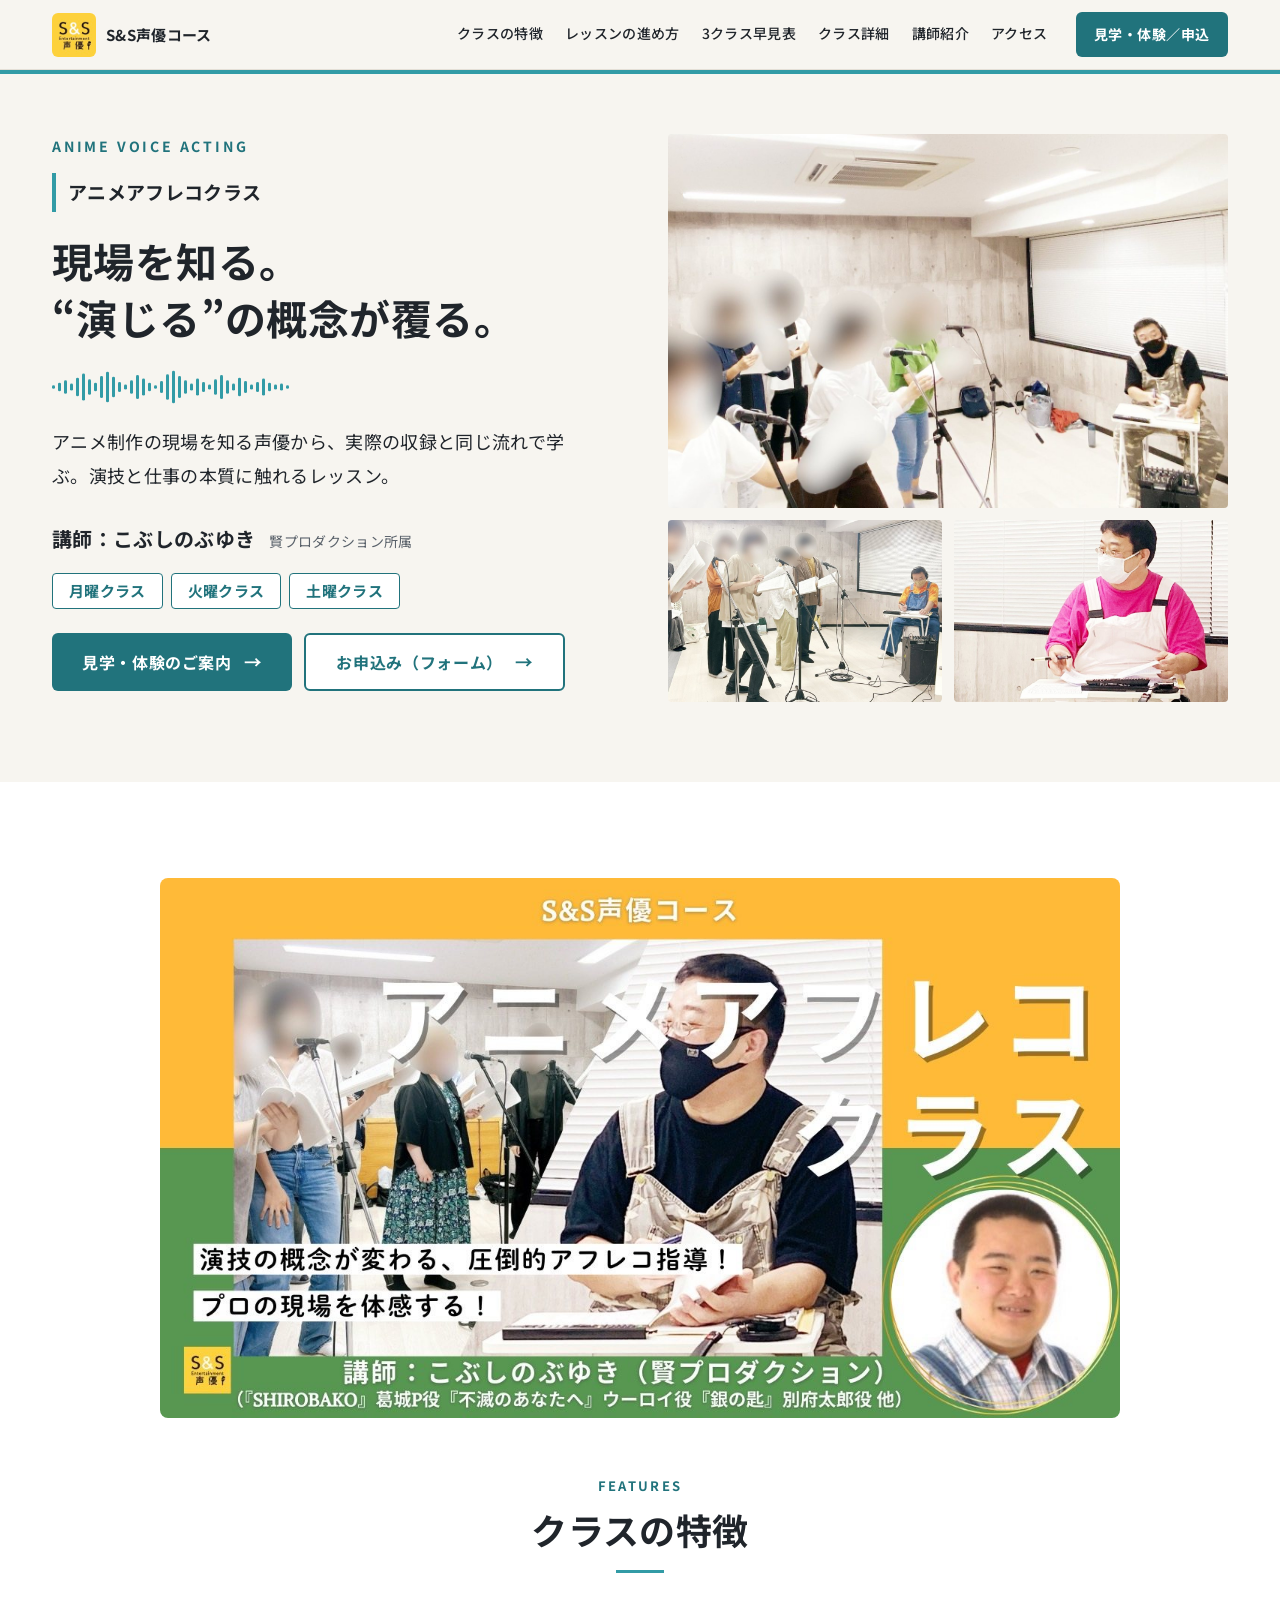
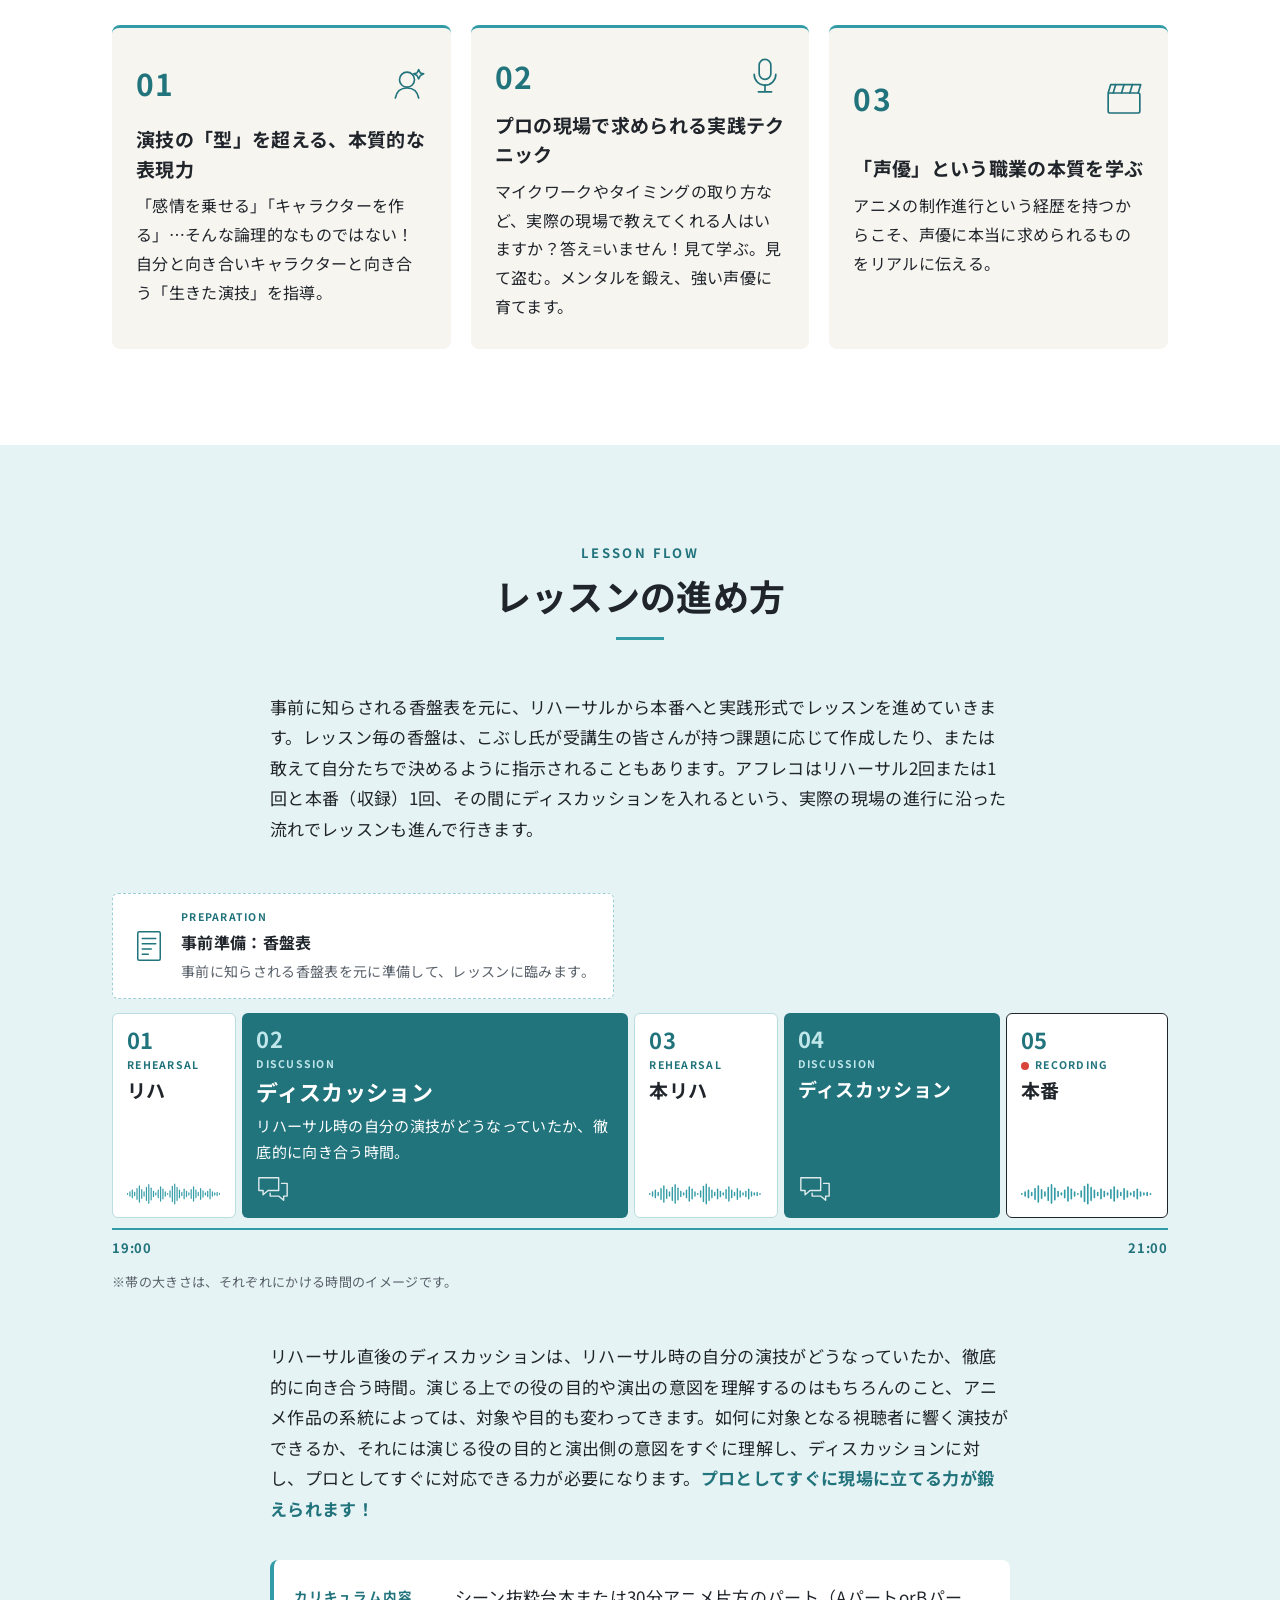
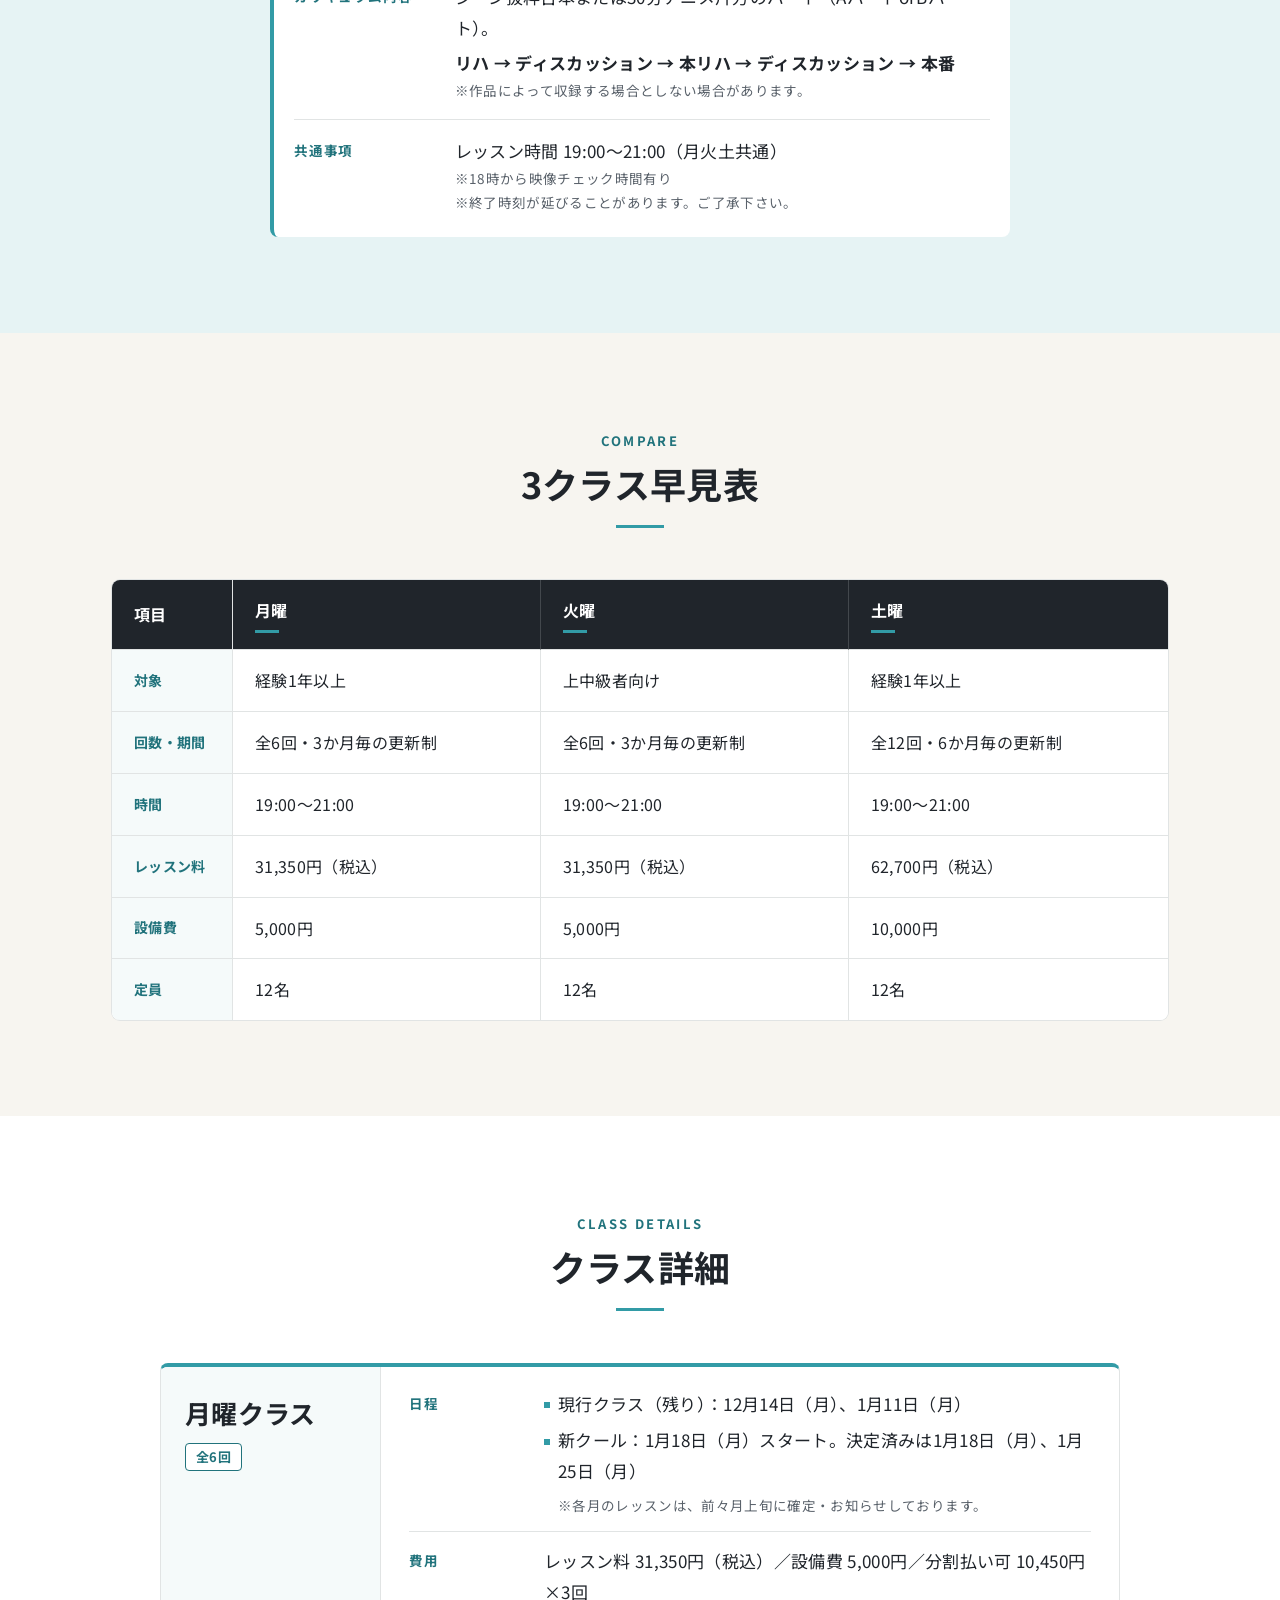
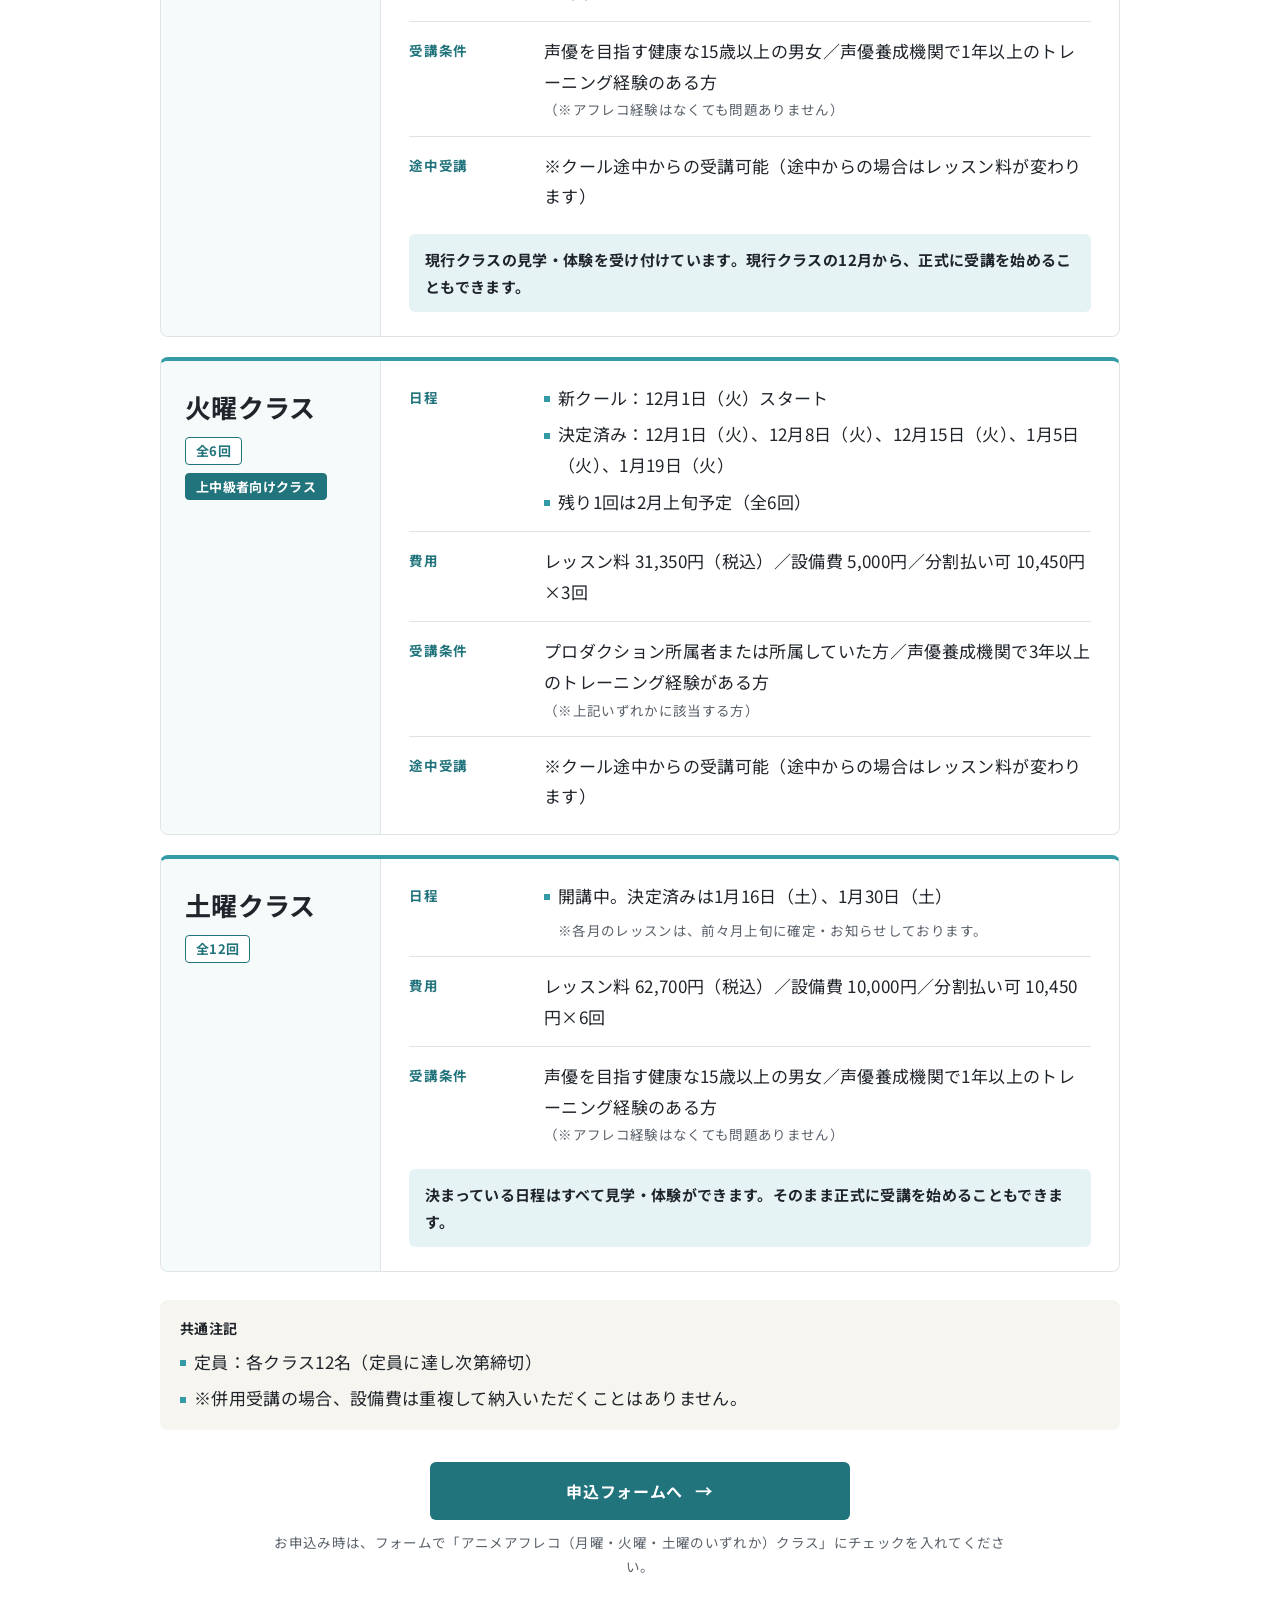
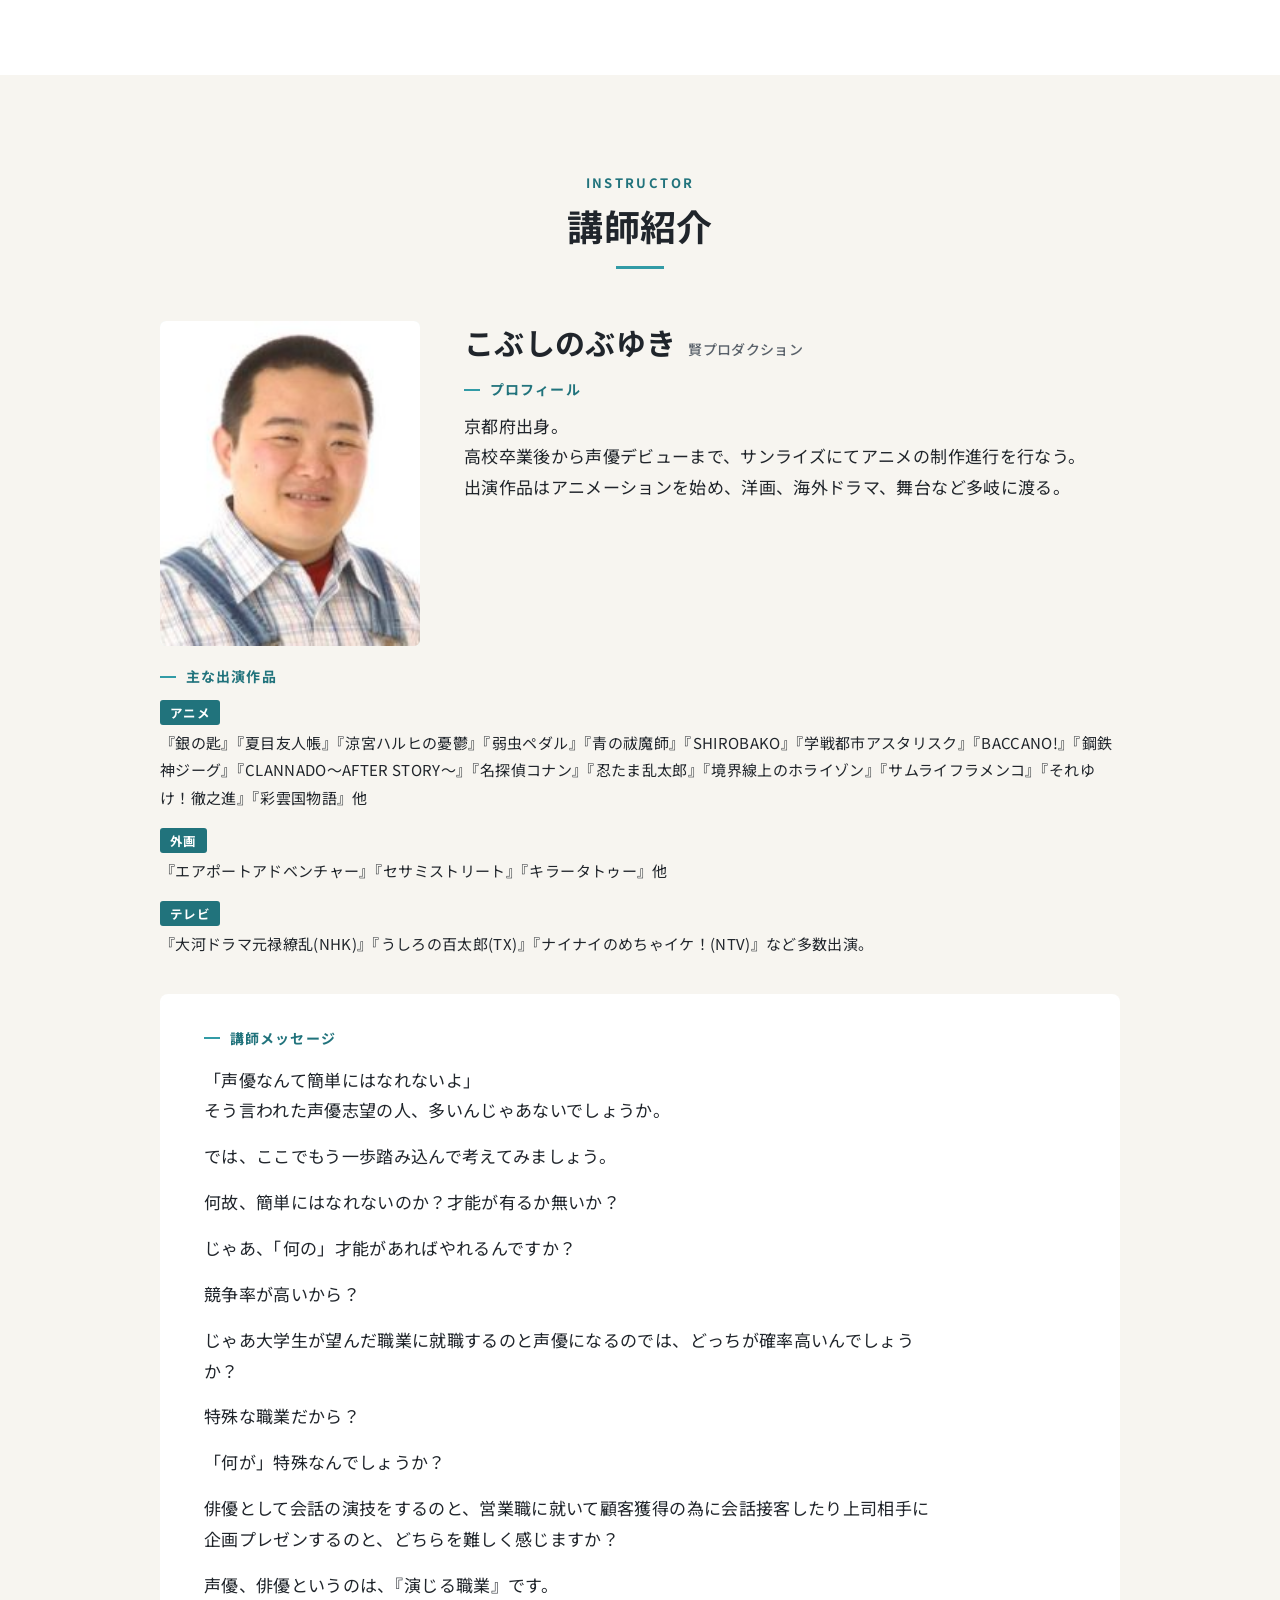
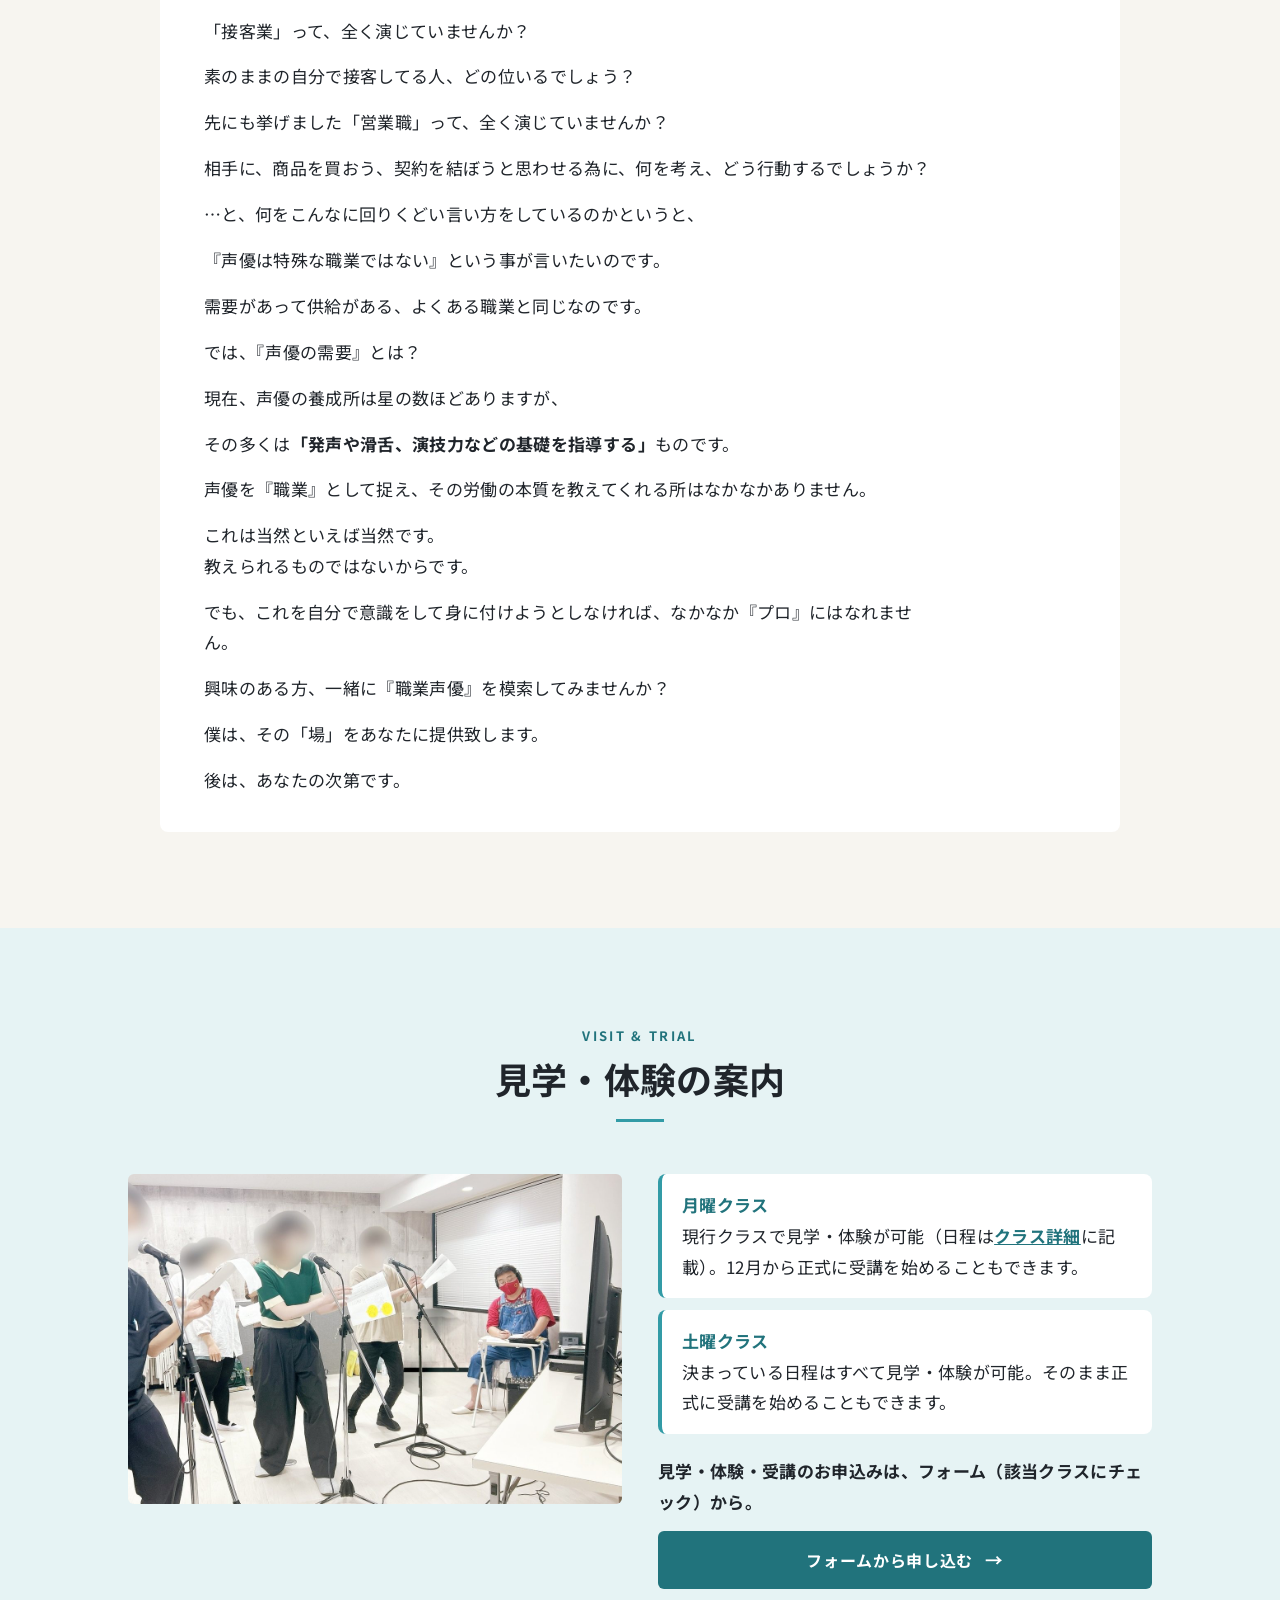
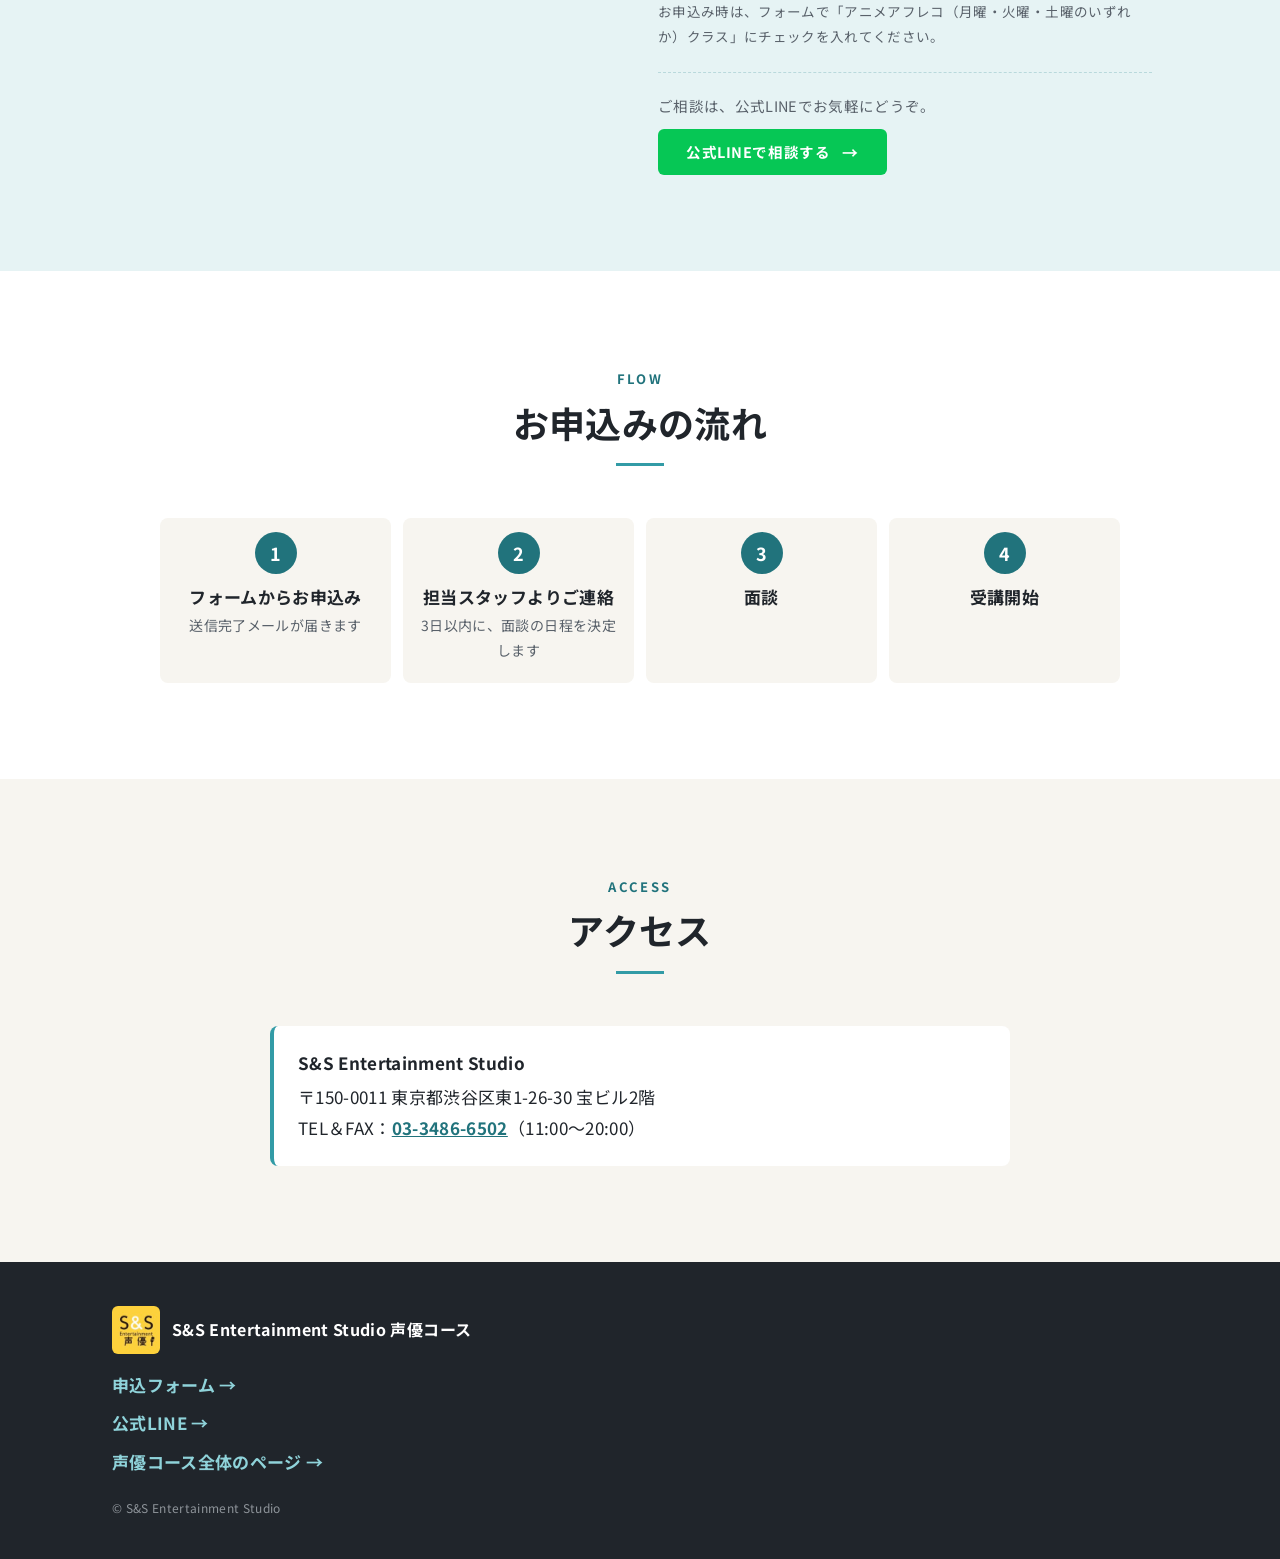
<file: anime/index.html>
<!DOCTYPE html>
<html lang="ja">
<head>
<meta charset="UTF-8">
<meta name="viewport" content="width=device-width, initial-scale=1">
<title>アニメアフレコクラス｜S&amp;S声優コース</title>
<meta name="description" content="現場を知る。&quot;演じる&quot;の概念が覆る。アニメ制作の現場を知る声優・こぶしのぶゆき（賢プロダクション）から、実際の収録と同じ流れで学ぶアニメアフレコクラス。月曜・火曜・土曜クラス。">
<meta property="og:type" content="website">
<meta property="og:title" content="アニメアフレコクラス｜S&amp;S声優コース">
<meta property="og:description" content="アニメ制作の現場を知る声優から、実際の収録と同じ流れで学ぶ。演技と仕事の本質に触れるレッスン。">
<meta property="og:image" content="https://ssstudioseiyuu-collab.github.io/seiyuu-course/anime/photos/class-anime_keyvisual.jpg">
<link rel="icon" href="photos/logo_h60.jpg">
<link rel="preconnect" href="https://fonts.googleapis.com">
<link rel="preconnect" href="https://fonts.gstatic.com" crossorigin>
<link href="https://fonts.googleapis.com/css2?family=Noto+Sans+JP:wght@400;500;700&display=swap" rel="stylesheet">
<link rel="stylesheet" href="css/style.css">
</head>
<body>

<!-- 音声波形（各所で使い回す） -->
<svg width="0" height="0" style="position:absolute" aria-hidden="true" focusable="false">
  <defs>
    <symbol id="wave" viewBox="0 0 240 40" preserveAspectRatio="none">
      <g fill="currentColor">
        <rect x="0" y="18" width="3" height="4" rx="1.5"/><rect x="6" y="15" width="3" height="10" rx="1.5"/><rect x="12" y="12" width="3" height="16" rx="1.5"/><rect x="18" y="16" width="3" height="8" rx="1.5"/><rect x="24" y="9" width="3" height="22" rx="1.5"/><rect x="30" y="4" width="3" height="32" rx="1.5"/><rect x="36" y="11" width="3" height="18" rx="1.5"/><rect x="42" y="15" width="3" height="10" rx="1.5"/><rect x="48" y="7" width="3" height="26" rx="1.5"/><rect x="54" y="2" width="3" height="36" rx="1.5"/><rect x="60" y="8" width="3" height="24" rx="1.5"/><rect x="66" y="14" width="3" height="12" rx="1.5"/><rect x="72" y="17" width="3" height="6" rx="1.5"/><rect x="78" y="12" width="3" height="16" rx="1.5"/><rect x="84" y="6" width="3" height="28" rx="1.5"/><rect x="90" y="10" width="3" height="20" rx="1.5"/><rect x="96" y="15" width="3" height="10" rx="1.5"/><rect x="102" y="18" width="3" height="4" rx="1.5"/><rect x="108" y="13" width="3" height="14" rx="1.5"/><rect x="114" y="5" width="3" height="30" rx="1.5"/><rect x="120" y="1" width="3" height="38" rx="1.5"/><rect x="126" y="7" width="3" height="26" rx="1.5"/><rect x="132" y="12" width="3" height="16" rx="1.5"/><rect x="138" y="16" width="3" height="8" rx="1.5"/><rect x="144" y="10" width="3" height="20" rx="1.5"/><rect x="150" y="14" width="3" height="12" rx="1.5"/><rect x="156" y="17" width="3" height="6" rx="1.5"/><rect x="162" y="11" width="3" height="18" rx="1.5"/><rect x="168" y="6" width="3" height="28" rx="1.5"/><rect x="174" y="12" width="3" height="16" rx="1.5"/><rect x="180" y="16" width="3" height="8" rx="1.5"/><rect x="186" y="9" width="3" height="22" rx="1.5"/><rect x="192" y="13" width="3" height="14" rx="1.5"/><rect x="198" y="17" width="3" height="6" rx="1.5"/><rect x="204" y="14" width="3" height="12" rx="1.5"/><rect x="210" y="10" width="3" height="20" rx="1.5"/><rect x="216" y="15" width="3" height="10" rx="1.5"/><rect x="222" y="17" width="3" height="6" rx="1.5"/><rect x="228" y="16" width="3" height="8" rx="1.5"/><rect x="234" y="18" width="3" height="4" rx="1.5"/>
      </g>
    </symbol>
  </defs>
</svg>

<!-- ヘッダー -->
<header class="site-header">
  <div class="header-inner">
    <a href="#top" class="brand">
      <img src="photos/logo_h60.jpg" alt="S&amp;S声優" width="40" height="40">
      <span class="brand-text">S&amp;S声優コース</span>
    </a>
    <nav class="header-nav" aria-label="ページ内メニュー">
      <a href="#feature">クラスの特徴</a>
      <a href="#process">レッスンの進め方</a>
      <a href="#compare">3クラス早見表</a>
      <a href="#detail">クラス詳細</a>
      <a href="#teacher">講師紹介</a>
      <a href="#access">アクセス</a>
    </nav>
    <a href="#visit" class="header-cta">見学・体験／申込</a>
  </div>
</header>

<main id="top">

<!-- 1. ヒーロー（PC：左コピー48%・右写真52%／スマホ：コピー→説明文→写真→講師名→クラス情報） -->
<section class="hero">
  <div class="hero-inner">
    <div class="hero-copy">
      <p class="hero-eyebrow">ANIME VOICE ACTING</p>
      <p class="hero-class">アニメアフレコクラス</p>
      <h1 class="hero-title"><span class="nw">現場を知る。</span><br><span class="nw">“演じる”の</span><br class="sp-only"><span class="nw">概念が覆る。</span></h1>
      <svg class="hero-wave" aria-hidden="true"><use href="#wave"/></svg>
      <p class="hero-sub">アニメ制作の現場を知る声優から、実際の収録と同じ流れで学ぶ。演技と仕事の本質に触れるレッスン。</p>
    </div>

    <div class="hero-photos">
      <figure class="hero-photo main">
        <img src="photos/lesson_hero-main.jpg" alt="アニメアフレコクラスのレッスン風景" width="1200" height="800">
      </figure>
      <figure class="hero-photo sub">
        <img src="photos/lesson_hero-recording.jpg" alt="マイクの前で台本を読む収録風景" width="900" height="600">
      </figure>
      <figure class="hero-photo sub">
        <img src="photos/lesson_hero-feedback.jpg" alt="講師のこぶしのぶゆきとのディスカッションの様子" width="900" height="600">
      </figure>
    </div>

    <div class="hero-meta">
      <p class="hero-teacher"><span class="hero-teacher-name">講師：こぶしのぶゆき</span><span class="hero-teacher-aff">賢プロダクション所属</span></p>
      <ul class="hero-classes" aria-label="開講クラス">
        <li>月曜クラス</li>
        <li>火曜クラス</li>
        <li>土曜クラス</li>
      </ul>
      <div class="hero-cta">
        <a href="#visit" class="btn btn-primary btn-lg">見学・体験のご案内<span class="arrow" aria-hidden="true">→</span></a>
        <a href="https://forms.gle/kzy8RYLxRgutDLsQ7" class="btn btn-outline btn-lg" target="_blank" rel="noopener">お申込み（フォーム）<span class="arrow" aria-hidden="true">→</span></a>
      </div>
    </div>
  </div>
</section>

<!-- 2. クラスの特徴（キービジュアル＋3本柱） -->
<section class="feature section" id="feature">
  <div class="container">
    <figure class="keyvisual">
      <img src="photos/class-anime_keyvisual.jpg" alt="S&amp;S声優コース アニメアフレコクラス 講師：こぶしのぶゆき（賢プロダクション）" width="1280" height="720" loading="lazy">
    </figure>

    <p class="section-eyebrow">FEATURES</p>
    <h2 class="section-title">クラスの特徴</h2>
    <ol class="feature-cards">
      <li class="feature-card">
        <div class="feature-side">
          <span class="feature-no">01</span>
          <svg class="icon" viewBox="0 0 48 48" aria-hidden="true"><circle cx="24" cy="20" r="9"/><path d="M10 42c1.5-8 7-12 14-12s12.5 4 14 12"/><path d="M38 8l2 4 4 1-4 2-2 4-2-4-4-2 4-1z"/></svg>
        </div>
        <div class="feature-body">
          <h3 class="feature-title">演技の「型」を超える、本質的な表現力</h3>
          <p>「感情を乗せる」「キャラクターを作る」…そんな論理的なものではない！自分と向き合いキャラクターと向き合う「生きた演技」を指導。</p>
        </div>
      </li>
      <li class="feature-card">
        <div class="feature-side">
          <span class="feature-no">02</span>
          <svg class="icon" viewBox="0 0 48 48" aria-hidden="true"><rect x="17" y="4" width="14" height="24" rx="7"/><path d="M11 22c0 7.5 5.8 13 13 13s13-5.5 13-13"/><path d="M24 35v8M16 43h16"/></svg>
        </div>
        <div class="feature-body">
          <h3 class="feature-title">プロの現場で求められる実践テクニック</h3>
          <p>マイクワークやタイミングの取り方など、実際の現場で教えてくれる人はいますか？答え=いません！見て学ぶ。見て盗む。メンタルを鍛え、強い声優に育てます。</p>
        </div>
      </li>
      <li class="feature-card">
        <div class="feature-side">
          <span class="feature-no">03</span>
          <svg class="icon" viewBox="0 0 48 48" aria-hidden="true"><rect x="5" y="18" width="38" height="24" rx="2"/><path d="M5 18l3-10 36 0-3 10"/><path d="M14 8l-3 10M24 8l-3 10M34 8l-3 10"/></svg>
        </div>
        <div class="feature-body">
          <h3 class="feature-title">「声優」という職業の本質を学ぶ</h3>
          <p>アニメの制作進行という経歴を持つからこそ、声優に本当に求められるものをリアルに伝える。</p>
        </div>
      </li>
    </ol>
  </div>
</section>

<!-- 3. レッスンの進め方 -->
<section class="process section" id="process">
  <div class="container">
    <p class="section-eyebrow">LESSON FLOW</p>
    <h2 class="section-title">レッスンの進め方</h2>
    <div class="prose">
      <p>事前に知らされる香盤表を元に、リハーサルから本番へと実践形式でレッスンを進めていきます。レッスン毎の香盤は、こぶし氏が受講生の皆さんが持つ課題に応じて作成したり、または敢えて自分たちで決めるように指示されることもあります。アフレコはリハーサル2回または1回と本番（収録）1回、その間にディスカッションを入れるという、実際の現場の進行に沿った流れでレッスンも進んで行きます。</p>
    </div>

    <!-- 1回のレッスンの流れ（帯の大きさ＝かける時間のイメージ。声を出す工程は波形、ディスカッションは吹き出し） -->
    <div class="track">
      <div class="track-prep">
        <svg class="icon" viewBox="0 0 48 48" aria-hidden="true"><rect x="9" y="5" width="30" height="38" rx="2"/><path d="M15 14h18M15 21h18M15 28h12M15 35h8"/></svg>
        <p><span class="track-en">PREPARATION</span><span class="track-prep-title">事前準備：香盤表</span><span class="track-prep-text">事前に知らされる香盤表を元に準備して、レッスンに臨みます。</span></p>
      </div>

      <ol class="track-row">
        <li class="seg is-voice" style="--t:10">
          <span class="seg-no">01</span>
          <span class="track-en">REHEARSAL</span>
          <h3 class="seg-title">リハ</h3>
          <svg class="seg-wave" aria-hidden="true"><use href="#wave"/></svg>
        </li>
        <li class="seg is-talk is-main" style="--t:38">
          <span class="seg-no">02</span>
          <span class="track-en">DISCUSSION</span>
          <h3 class="seg-title">ディスカッション</h3>
          <p class="seg-text">リハーサル時の自分の演技がどうなっていたか、徹底的に向き合う時間。</p>
          <svg class="seg-icon" viewBox="0 0 48 48" aria-hidden="true"><path d="M4 8h28v18H17l-7 6v-6H4z"/><path d="M36 16h8v18h-5v6l-7-6H20v-4"/></svg>
        </li>
        <li class="seg is-voice" style="--t:12">
          <span class="seg-no">03</span>
          <span class="track-en">REHEARSAL</span>
          <h3 class="seg-title">本リハ</h3>
          <svg class="seg-wave" aria-hidden="true"><use href="#wave"/></svg>
        </li>
        <li class="seg is-talk" style="--t:20">
          <span class="seg-no">04</span>
          <span class="track-en">DISCUSSION</span>
          <h3 class="seg-title">ディスカッション</h3>
          <svg class="seg-icon" viewBox="0 0 48 48" aria-hidden="true"><path d="M4 8h28v18H17l-7 6v-6H4z"/><path d="M36 16h8v18h-5v6l-7-6H20v-4"/></svg>
        </li>
        <li class="seg is-voice is-rec" style="--t:14">
          <span class="seg-no">05</span>
          <span class="track-en"><span class="rec-dot" aria-hidden="true"></span>RECORDING</span>
          <h3 class="seg-title">本番</h3>
          <svg class="seg-wave" aria-hidden="true"><use href="#wave"/></svg>
        </li>
      </ol>
      <div class="track-axis" aria-hidden="true"><span>19:00</span><span>21:00</span></div>
      <p class="track-note">※帯の大きさは、それぞれにかける時間のイメージです。</p>
    </div>

    <div class="prose">
      <p>リハーサル直後のディスカッションは、リハーサル時の自分の演技がどうなっていたか、徹底的に向き合う時間。演じる上での役の目的や演出の意図を理解するのはもちろんのこと、アニメ作品の系統によっては、対象や目的も変わってきます。如何に対象となる視聴者に響く演技ができるか、それには演じる役の目的と演出側の意図をすぐに理解し、ディスカッションに対し、プロとしてすぐに対応できる力が必要になります。<strong>プロとしてすぐに現場に立てる力が鍛えられます！</strong></p>
    </div>

    <div class="info-box">
      <div class="info-row">
        <h3 class="info-label">カリキュラム内容</h3>
        <div>
          <p>シーン抜粋台本または30分アニメ片方のパート（AパートorBパート）。</p>
          <p class="flow-line">リハ → ディスカッション → 本リハ → ディスカッション → 本番</p>
          <p class="note">※作品によって収録する場合としない場合があります。</p>
        </div>
      </div>
      <div class="info-row">
        <h3 class="info-label">共通事項</h3>
        <div>
          <p>レッスン時間 19:00〜21:00（月火土共通）</p>
          <p class="note">※18時から映像チェック時間有り</p>
          <p class="note">※終了時刻が延びることがあります。ご了承下さい。</p>
        </div>
      </div>
    </div>
  </div>
</section>

<!-- 4. 3クラス早見表 -->
<section class="compare section" id="compare">
  <div class="container">
    <p class="section-eyebrow">COMPARE</p>
    <h2 class="section-title">3クラス早見表</h2>
    <p class="scroll-hint">表は横にスクロールできます <span aria-hidden="true">→</span></p>
    <div class="table-scroll" tabindex="0" role="region" aria-label="3クラス早見表">
      <table class="compare-table">
        <thead>
          <tr>
            <th scope="col">項目</th>
            <th scope="col"><a href="#monday">月曜</a></th>
            <th scope="col"><a href="#tuesday">火曜</a></th>
            <th scope="col"><a href="#saturday">土曜</a></th>
          </tr>
        </thead>
        <tbody>
          <tr><th scope="row">対象</th><td>経験1年以上</td><td>上中級者向け</td><td>経験1年以上</td></tr>
          <tr><th scope="row">回数・期間</th><td>全6回・3か月毎の更新制</td><td>全6回・3か月毎の更新制</td><td>全12回・6か月毎の更新制</td></tr>
          <tr><th scope="row">時間</th><td>19:00〜21:00</td><td>19:00〜21:00</td><td>19:00〜21:00</td></tr>
          <tr><th scope="row">レッスン料</th><td>31,350円（税込）</td><td>31,350円（税込）</td><td>62,700円（税込）</td></tr>
          <tr><th scope="row">設備費</th><td>5,000円</td><td>5,000円</td><td>10,000円</td></tr>
          <tr><th scope="row">定員</th><td>12名</td><td>12名</td><td>12名</td></tr>
        </tbody>
      </table>
    </div>
  </div>
</section>

<!-- 5. クラス詳細（月曜 → 火曜 → 土曜） -->
<section class="detail section" id="detail">
  <div class="container">
    <p class="section-eyebrow">CLASS DETAILS</p>
    <h2 class="section-title">クラス詳細</h2>

    <article class="class-card" id="monday">
      <header class="class-card-head">
        <h3 class="class-card-name">月曜クラス</h3>
        <p class="class-card-tag">全6回</p>
      </header>
      <dl class="class-card-body">
        <div>
          <dt>日程</dt>
          <dd>
            <ul class="info-list">
              <li>現行クラス（残り）：12月14日（月）、1月11日（月）</li>
              <li>新クール：1月18日（月）スタート。決定済みは1月18日（月）、1月25日（月）</li>
              <li class="note">※各月のレッスンは、前々月上旬に確定・お知らせしております。</li>
            </ul>
          </dd>
        </div>
        <div>
          <dt>費用</dt>
          <dd>レッスン料 31,350円（税込）／設備費 5,000円／分割払い可 10,450円×3回</dd>
        </div>
        <div>
          <dt>受講条件</dt>
          <dd>声優を目指す健康な15歳以上の男女／声優養成機関で1年以上のトレーニング経験のある方<span class="note-inline">（※アフレコ経験はなくても問題ありません）</span></dd>
        </div>
        <div>
          <dt>途中受講</dt>
          <dd>※クール途中からの受講可能（途中からの場合はレッスン料が変わります）</dd>
        </div>
      </dl>
      <p class="class-card-visit">現行クラスの見学・体験を受け付けています。現行クラスの12月から、正式に受講を始めることもできます。</p>
    </article>

    <article class="class-card" id="tuesday">
      <header class="class-card-head">
        <h3 class="class-card-name">火曜クラス</h3>
        <p class="class-card-tag">全6回</p>
        <p class="class-card-tag is-level">上中級者向けクラス</p>
      </header>
      <dl class="class-card-body">
        <div>
          <dt>日程</dt>
          <dd>
            <ul class="info-list">
              <li>新クール：12月1日（火）スタート</li>
              <li>決定済み：12月1日（火）、12月8日（火）、12月15日（火）、1月5日（火）、1月19日（火）</li>
              <li>残り1回は2月上旬予定（全6回）</li>
            </ul>
          </dd>
        </div>
        <div>
          <dt>費用</dt>
          <dd>レッスン料 31,350円（税込）／設備費 5,000円／分割払い可 10,450円×3回</dd>
        </div>
        <div>
          <dt>受講条件</dt>
          <dd>プロダクション所属者または所属していた方／声優養成機関で3年以上のトレーニング経験がある方<span class="note-inline">（※上記いずれかに該当する方）</span></dd>
        </div>
        <div>
          <dt>途中受講</dt>
          <dd>※クール途中からの受講可能（途中からの場合はレッスン料が変わります）</dd>
        </div>
      </dl>
    </article>

    <article class="class-card" id="saturday">
      <header class="class-card-head">
        <h3 class="class-card-name">土曜クラス</h3>
        <p class="class-card-tag">全12回</p>
      </header>
      <dl class="class-card-body">
        <div>
          <dt>日程</dt>
          <dd>
            <ul class="info-list">
              <li>開講中。決定済みは1月16日（土）、1月30日（土）</li>
              <li class="note">※各月のレッスンは、前々月上旬に確定・お知らせしております。</li>
            </ul>
          </dd>
        </div>
        <div>
          <dt>費用</dt>
          <dd>レッスン料 62,700円（税込）／設備費 10,000円／分割払い可 10,450円×6回</dd>
        </div>
        <div>
          <dt>受講条件</dt>
          <dd>声優を目指す健康な15歳以上の男女／声優養成機関で1年以上のトレーニング経験のある方<span class="note-inline">（※アフレコ経験はなくても問題ありません）</span></dd>
        </div>
      </dl>
      <p class="class-card-visit">決まっている日程はすべて見学・体験ができます。そのまま正式に受講を始めることもできます。</p>
    </article>

    <div class="common-note">
      <p class="common-note-title">共通注記</p>
      <ul class="info-list">
        <li>定員：各クラス12名（定員に達し次第締切）</li>
        <li>※併用受講の場合、設備費は重複して納入いただくことはありません。</li>
      </ul>
    </div>

    <div class="class-cta">
      <a href="https://forms.gle/kzy8RYLxRgutDLsQ7" class="btn btn-primary btn-lg" target="_blank" rel="noopener">申込フォームへ<span class="arrow" aria-hidden="true">→</span></a>
      <p class="cta-note">お申込み時は、フォームで「アニメアフレコ（月曜・火曜・土曜のいずれか）クラス」にチェックを入れてください。</p>
    </div>
  </div>
</section>

<!-- 6. 講師紹介（全文掲載） -->
<section class="teacher section" id="teacher">
  <div class="container">
    <p class="section-eyebrow">INSTRUCTOR</p>
    <h2 class="section-title">講師紹介</h2>
    <div class="teacher-top">
      <figure class="teacher-photo">
        <img src="photos/instructor_kobushi-nobuyuki.jpg" alt="こぶしのぶゆき" width="208" height="218" loading="lazy">
      </figure>
      <div class="teacher-main">
        <p class="teacher-name">こぶしのぶゆき<span class="teacher-aff">賢プロダクション</span></p>
        <h3 class="teacher-sub">プロフィール</h3>
        <p>京都府出身。<br>高校卒業後から声優デビューまで、サンライズにてアニメの制作進行を行なう。<br>出演作品はアニメーションを始め、洋画、海外ドラマ、舞台など多岐に渡る。</p>
      </div>
    </div>
    <div class="teacher-works">
      <h3 class="teacher-sub">主な出演作品</h3>
      <dl class="works">
        <div><dt>アニメ</dt><dd>『銀の匙』『夏目友人帳』『涼宮ハルヒの憂鬱』『弱虫ペダル』『青の祓魔師』『SHIROBAKO』『学戦都市アスタリスク』『BACCANO!』『鋼鉄神ジーグ』『CLANNADO〜AFTER STORY〜』『名探偵コナン』『忍たま乱太郎』『境界線上のホライゾン』『サムライフラメンコ』『それゆけ！徹之進』『彩雲国物語』他</dd></div>
        <div><dt>外画</dt><dd>『エアポートアドベンチャー』『セサミストリート』『キラータトゥー』他</dd></div>
        <div><dt>テレビ</dt><dd>『大河ドラマ元禄繚乱(NHK)』『うしろの百太郎(TX)』『ナイナイのめちゃイケ！(NTV)』など多数出演。</dd></div>
      </dl>
    </div>
    <div class="teacher-message">
      <h3 class="teacher-sub">講師メッセージ</h3>
      <p>「声優なんて簡単にはなれないよ」<br>そう言われた声優志望の人、多いんじゃあないでしょうか。</p>
      <p>では、ここでもう一歩踏み込んで考えてみましょう。</p>
      <p>何故、簡単にはなれないのか？才能が有るか無いか？</p>
      <p>じゃあ、「何の」才能があればやれるんですか？</p>
      <p>競争率が高いから？</p>
      <p>じゃあ大学生が望んだ職業に就職するのと声優になるのでは、どっちが確率高いんでしょうか？</p>
      <p>特殊な職業だから？</p>
      <p>「何が」特殊なんでしょうか？</p>
      <p>俳優として会話の演技をするのと、営業職に就いて顧客獲得の為に会話接客したり上司相手に企画プレゼンするのと、どちらを難しく感じますか？</p>
      <p>声優、俳優というのは、『演じる職業』です。</p>
      <p>「接客業」って、全く演じていませんか？</p>
      <p>素のままの自分で接客してる人、どの位いるでしょう？</p>
      <p>先にも挙げました「営業職」って、全く演じていませんか？</p>
      <p>相手に、商品を買おう、契約を結ぼうと思わせる為に、何を考え、どう行動するでしょうか？</p>
      <p>…と、何をこんなに回りくどい言い方をしているのかというと、</p>
      <p>『声優は特殊な職業ではない』という事が言いたいのです。</p>
      <p>需要があって供給がある、よくある職業と同じなのです。</p>
      <p>では、『声優の需要』とは？</p>
      <p>現在、声優の養成所は星の数ほどありますが、</p>
      <p>その多くは<strong>「発声や滑舌、演技力などの基礎を指導する」</strong>ものです。</p>
      <p>声優を『職業』として捉え、その労働の本質を教えてくれる所はなかなかありません。</p>
      <p>これは当然といえば当然です。<br>教えられるものではないからです。</p>
      <p>でも、これを自分で意識をして身に付けようとしなければ、なかなか『プロ』にはなれません。</p>
      <p>興味のある方、一緒に『職業声優』を模索してみませんか？</p>
      <p>僕は、その「場」をあなたに提供致します。</p>
      <p>後は、あなたの次第です。</p>
    </div>
  </div>
</section>

<!-- 7. 見学・体験の案内（火曜クラスは掲載しない） -->
<section class="visit section" id="visit">
  <div class="container">
    <p class="section-eyebrow">VISIT &amp; TRIAL</p>
    <h2 class="section-title">見学・体験の案内</h2>
    <div class="visit-grid">
      <figure class="visit-photo">
        <img src="photos/lesson_kengaku.jpg" alt="アニメアフレコクラスのレッスン風景" width="1200" height="800" loading="lazy">
      </figure>
      <div class="visit-body">
        <ul class="visit-list">
          <li class="visit-item">
            <p class="visit-class">月曜クラス</p>
            <p>現行クラスで見学・体験が可能（日程は<a href="#monday">クラス詳細</a>に記載）。12月から正式に受講を始めることもできます。</p>
          </li>
          <li class="visit-item">
            <p class="visit-class">土曜クラス</p>
            <p>決まっている日程はすべて見学・体験が可能。そのまま正式に受講を始めることもできます。</p>
          </li>
        </ul>
        <p class="visit-lead">見学・体験・受講のお申込みは、フォーム（該当クラスにチェック）から。</p>
        <a href="https://forms.gle/kzy8RYLxRgutDLsQ7" class="btn btn-primary btn-lg" target="_blank" rel="noopener">フォームから申し込む<span class="arrow" aria-hidden="true">→</span></a>
        <p class="cta-note">お申込み時は、フォームで「アニメアフレコ（月曜・火曜・土曜のいずれか）クラス」にチェックを入れてください。</p>
        <div class="consult">
          <p class="consult-text">ご相談は、公式LINEでお気軽にどうぞ。</p>
          <a href="https://lin.ee/HNgHrs9" class="btn btn-line" target="_blank" rel="noopener">公式LINEで相談する<span class="arrow" aria-hidden="true">→</span></a>
        </div>
      </div>
    </div>
  </div>
</section>

<!-- 8. お申込みの流れ -->
<section class="flow section" id="flow">
  <div class="container">
    <p class="section-eyebrow">FLOW</p>
    <h2 class="section-title">お申込みの流れ</h2>
    <ol class="flow-steps">
      <li><span class="flow-no">1</span><p class="flow-title">フォームからお申込み</p><p class="flow-text">送信完了メールが届きます</p></li>
      <li><span class="flow-no">2</span><p class="flow-title">担当スタッフよりご連絡</p><p class="flow-text">3日以内に、面談の日程を決定します</p></li>
      <li><span class="flow-no">3</span><p class="flow-title">面談</p></li>
      <li><span class="flow-no">4</span><p class="flow-title">受講開始</p></li>
    </ol>
  </div>
</section>

<!-- 9. アクセス -->
<section class="access section" id="access">
  <div class="container">
    <p class="section-eyebrow">ACCESS</p>
    <h2 class="section-title">アクセス</h2>
    <address class="access-box">
      <p class="access-name">S&amp;S Entertainment Studio</p>
      <p>〒150-0011 東京都渋谷区東1-26-30 宝ビル2階</p>
      <p>TEL＆FAX：<a href="tel:0334866502">03-3486-6502</a>（11:00〜20:00）</p>
    </address>
  </div>
</section>

</main>

<!-- フッター -->
<footer class="site-footer">
  <div class="container footer-inner">
    <div class="footer-brand">
      <img src="photos/logo_h60.jpg" alt="" width="48" height="48">
      <p class="footer-name">S&amp;S Entertainment Studio 声優コース</p>
    </div>
    <ul class="footer-links">
      <li><a href="https://forms.gle/kzy8RYLxRgutDLsQ7" target="_blank" rel="noopener">申込フォーム<span aria-hidden="true"> →</span></a></li>
      <li><a href="https://lin.ee/HNgHrs9" target="_blank" rel="noopener">公式LINE<span aria-hidden="true"> →</span></a></li>
      <li><a href="https://ssstudioseiyuu-collab.github.io/seiyuu-course/">声優コース全体のページ<span aria-hidden="true"> →</span></a></li>
    </ul>
    <p class="copyright">© S&amp;S Entertainment Studio</p>
  </div>
</footer>

<!-- スマホ用 固定ボタン（見学・体験／お申込み） -->
<div class="fixed-bar" role="complementary" aria-label="見学・体験と申込">
  <a href="#visit" class="fixed-visit">見学・体験</a>
  <a href="https://forms.gle/kzy8RYLxRgutDLsQ7" class="fixed-apply" target="_blank" rel="noopener">お申込み</a>
</div>

</body>
</html>
</file>
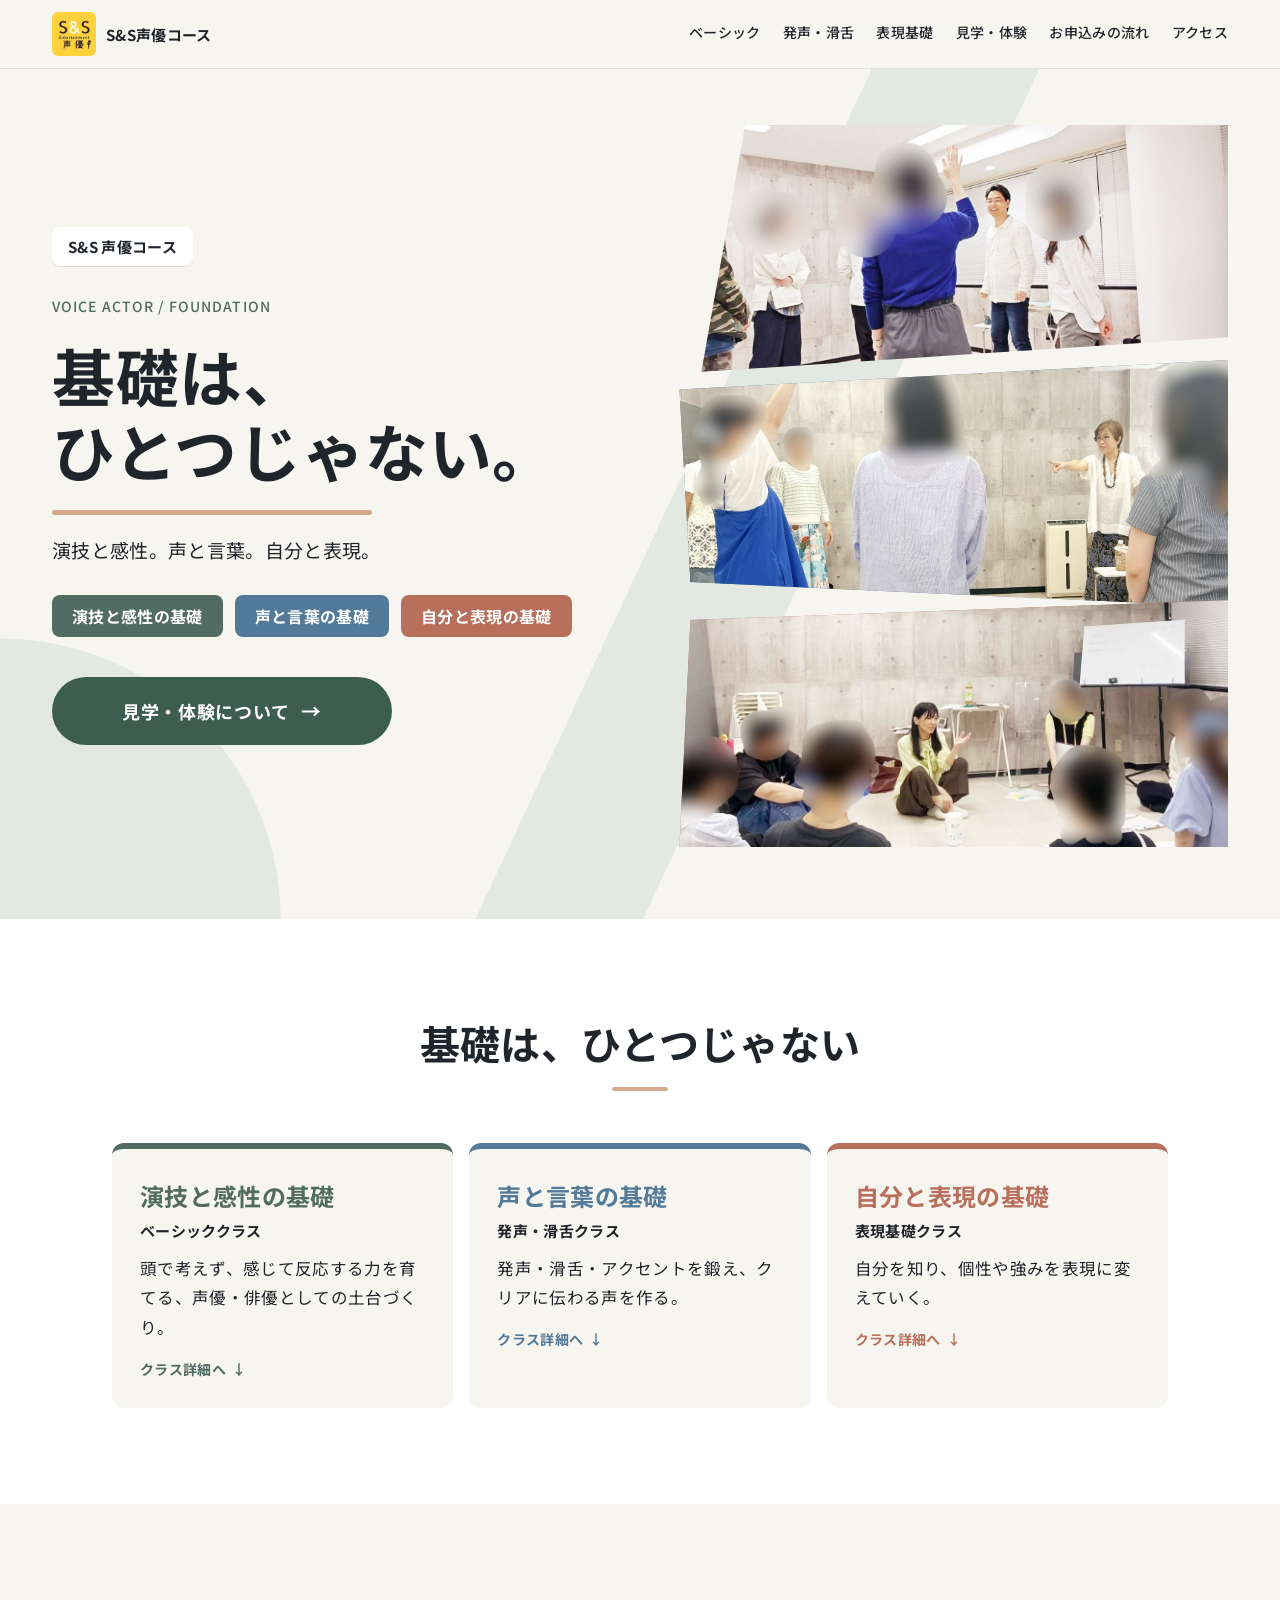
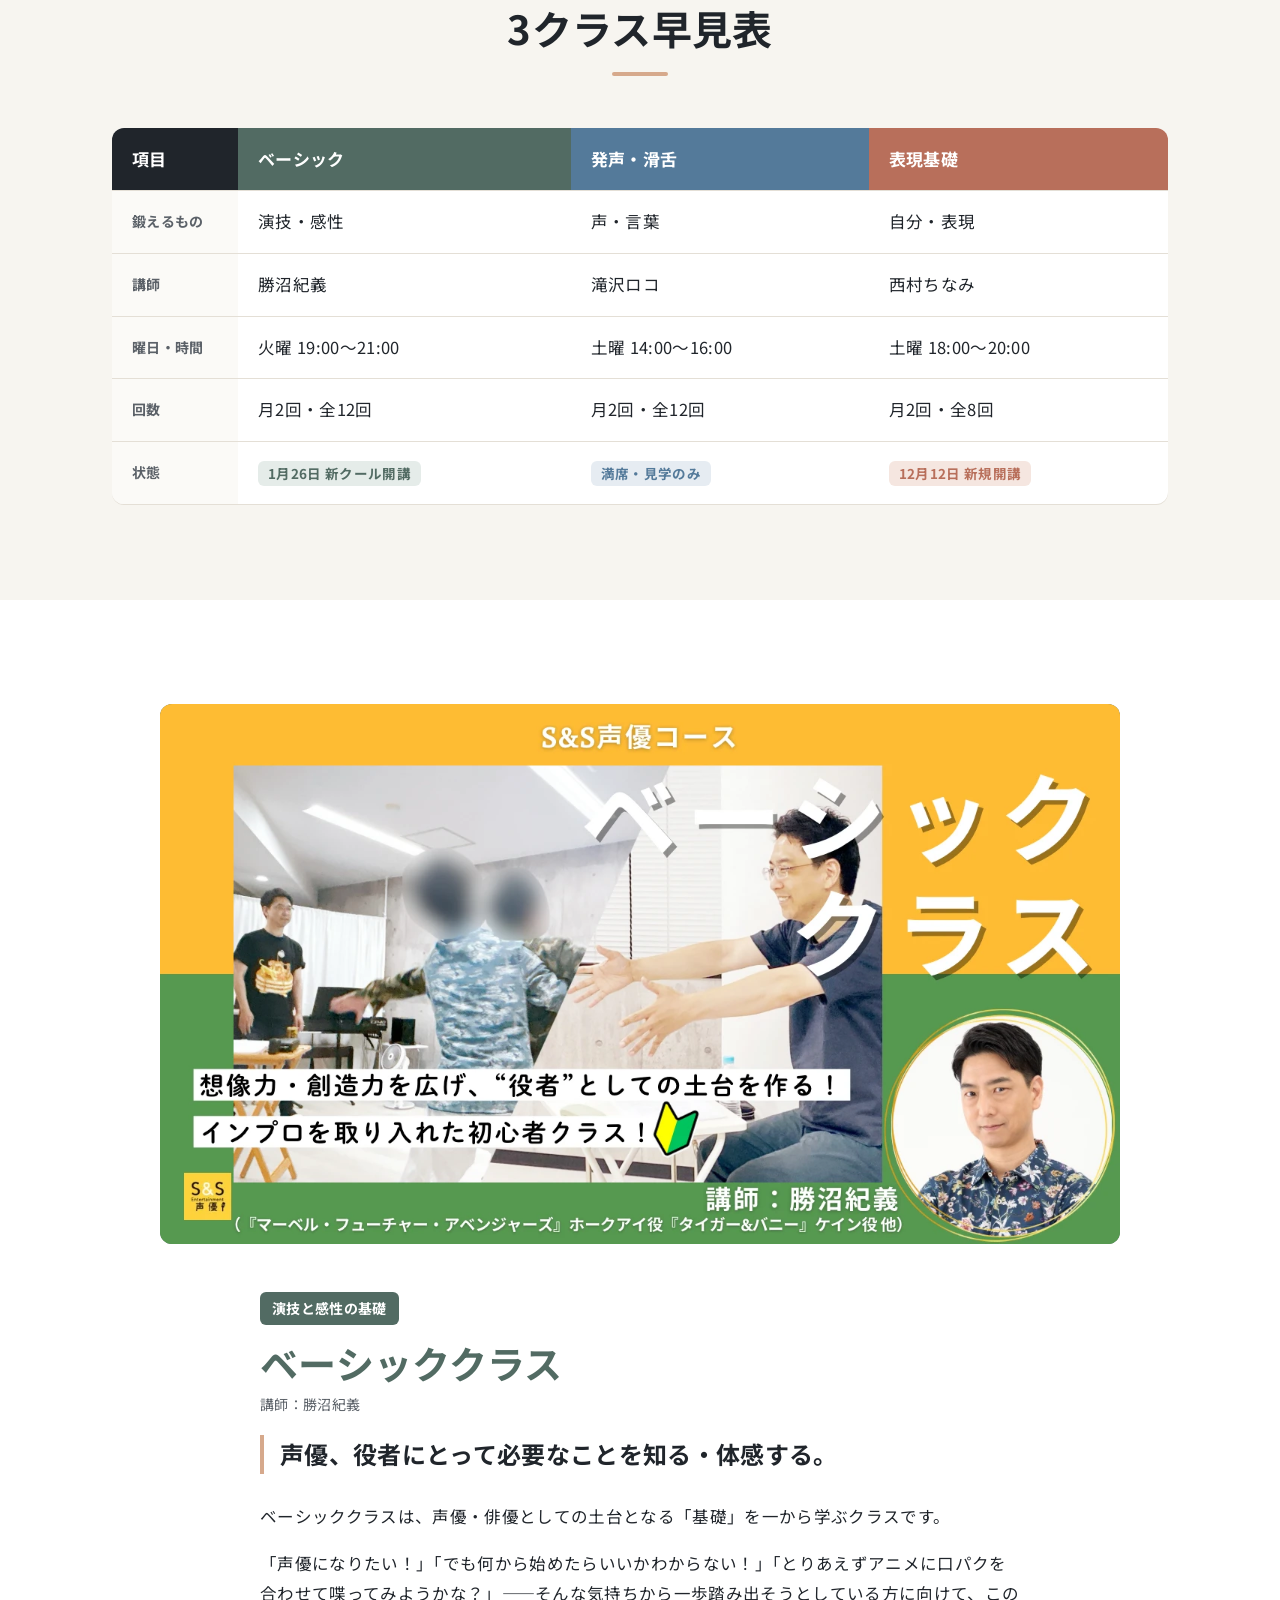
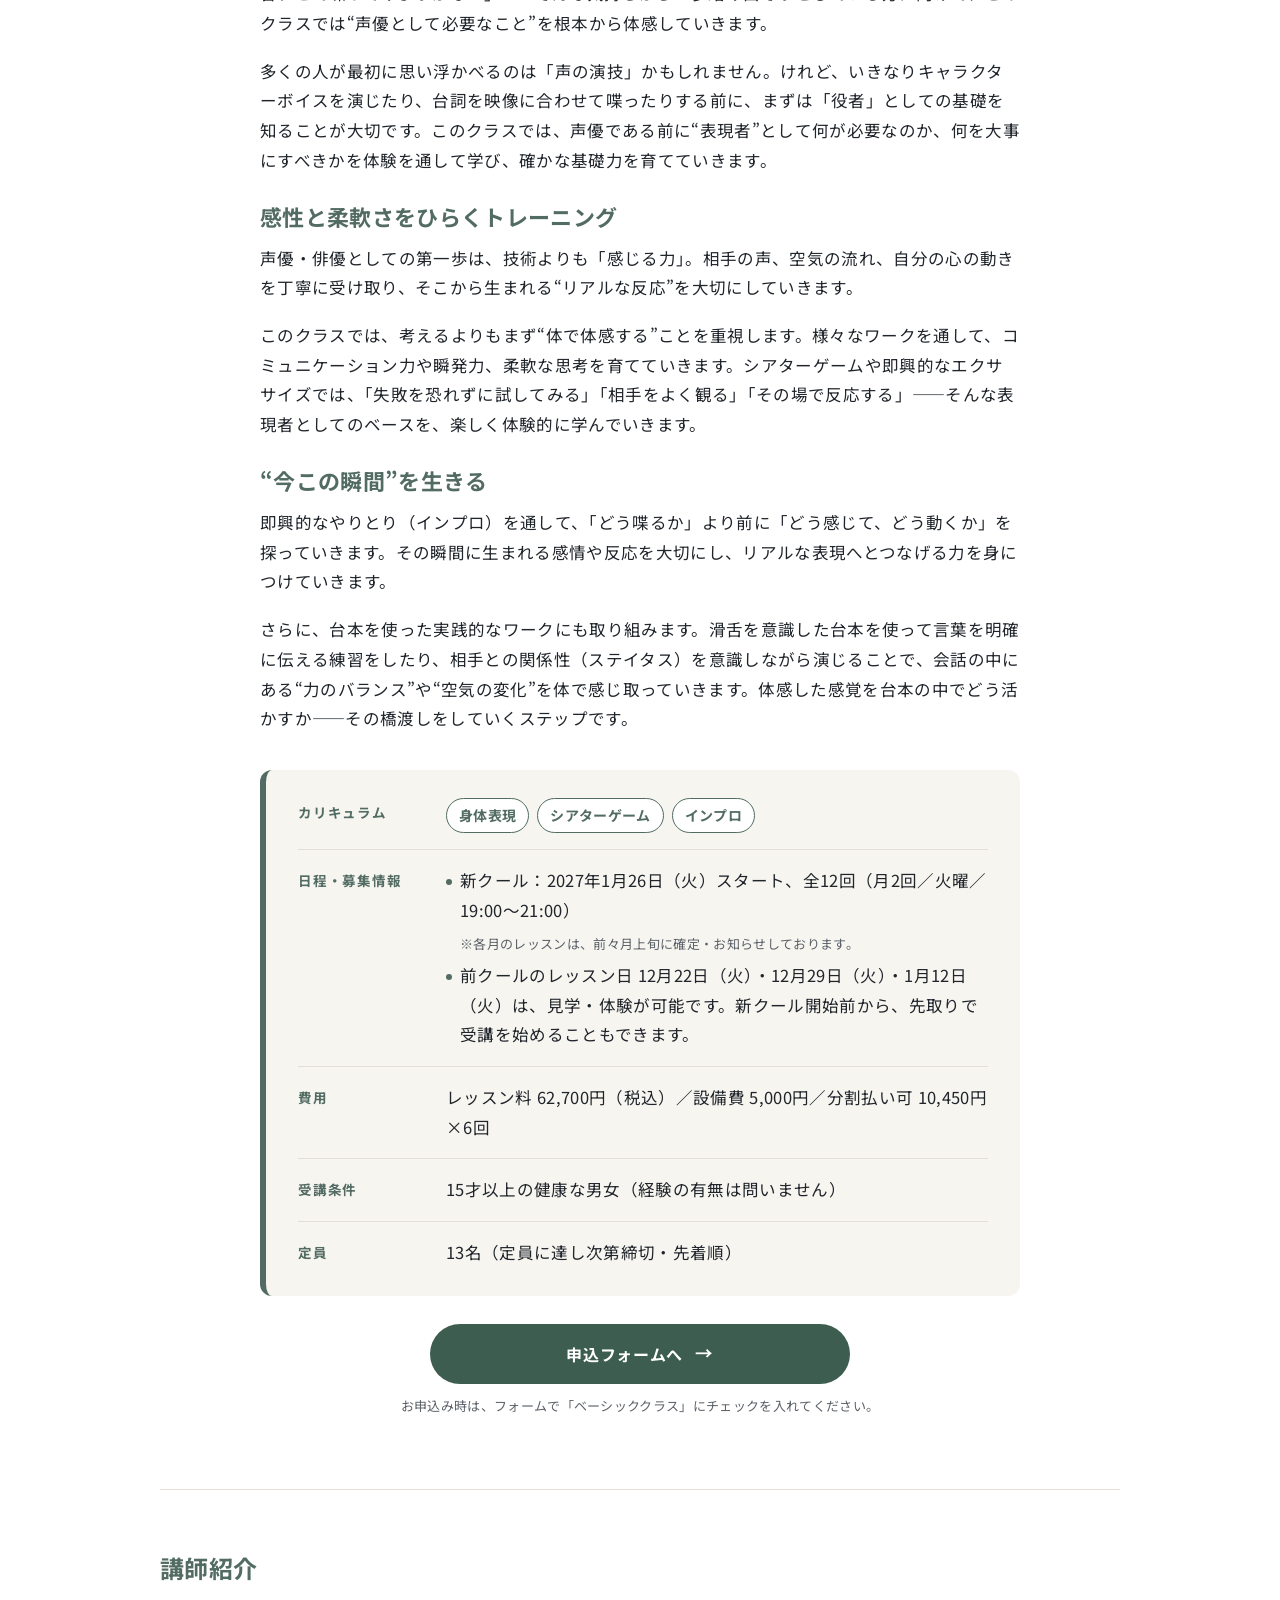
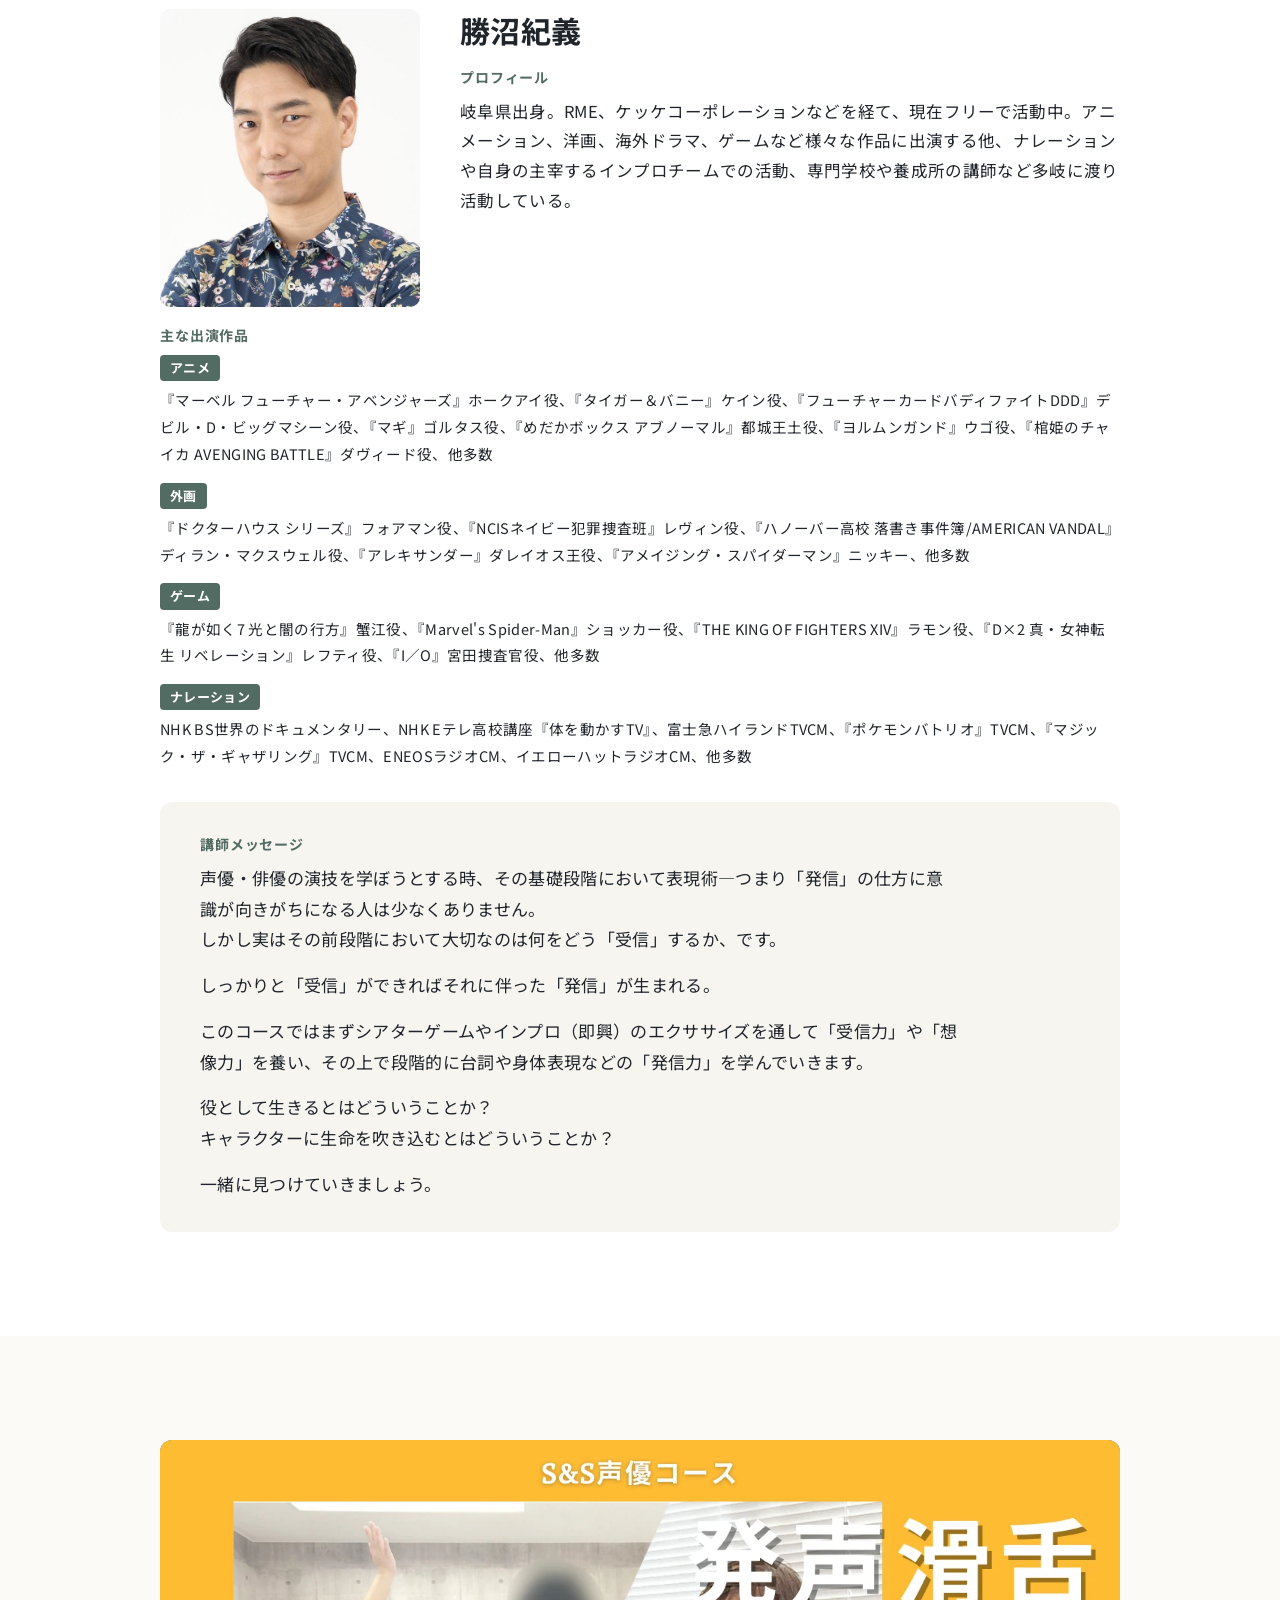
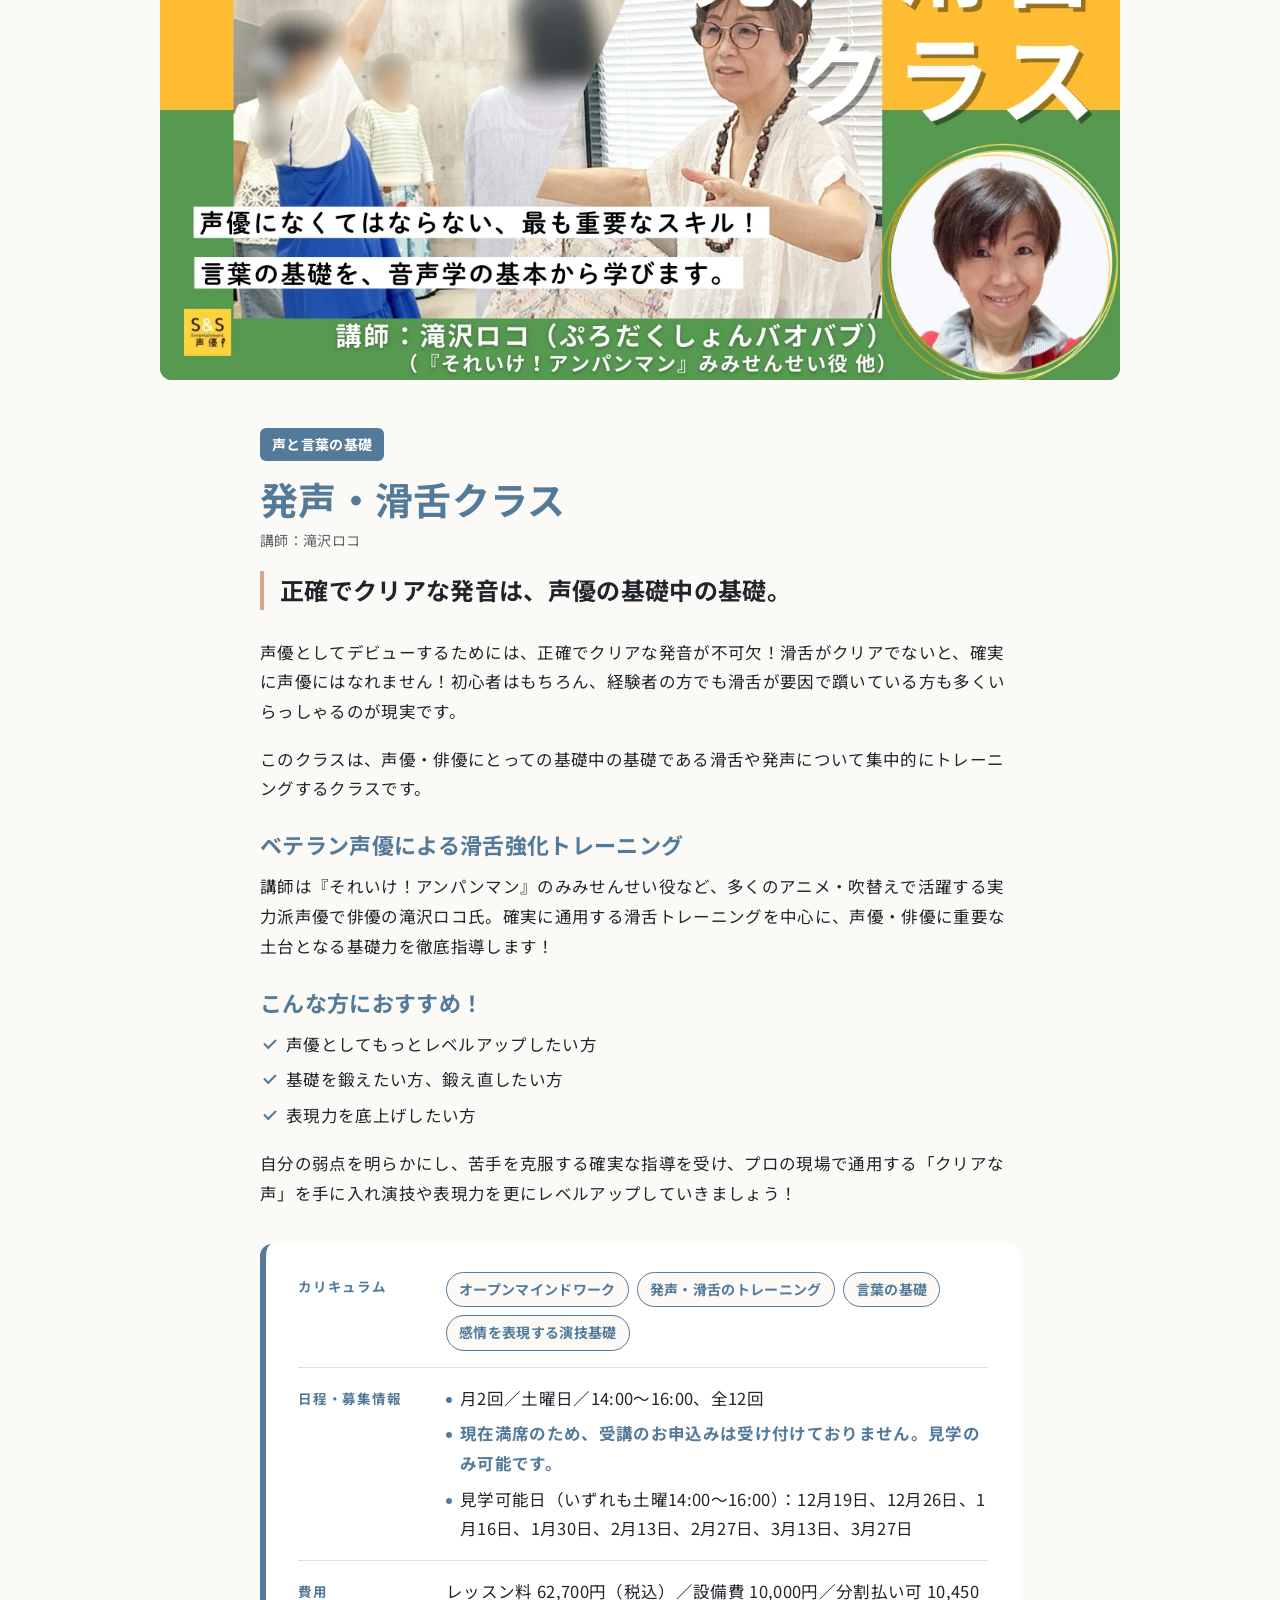
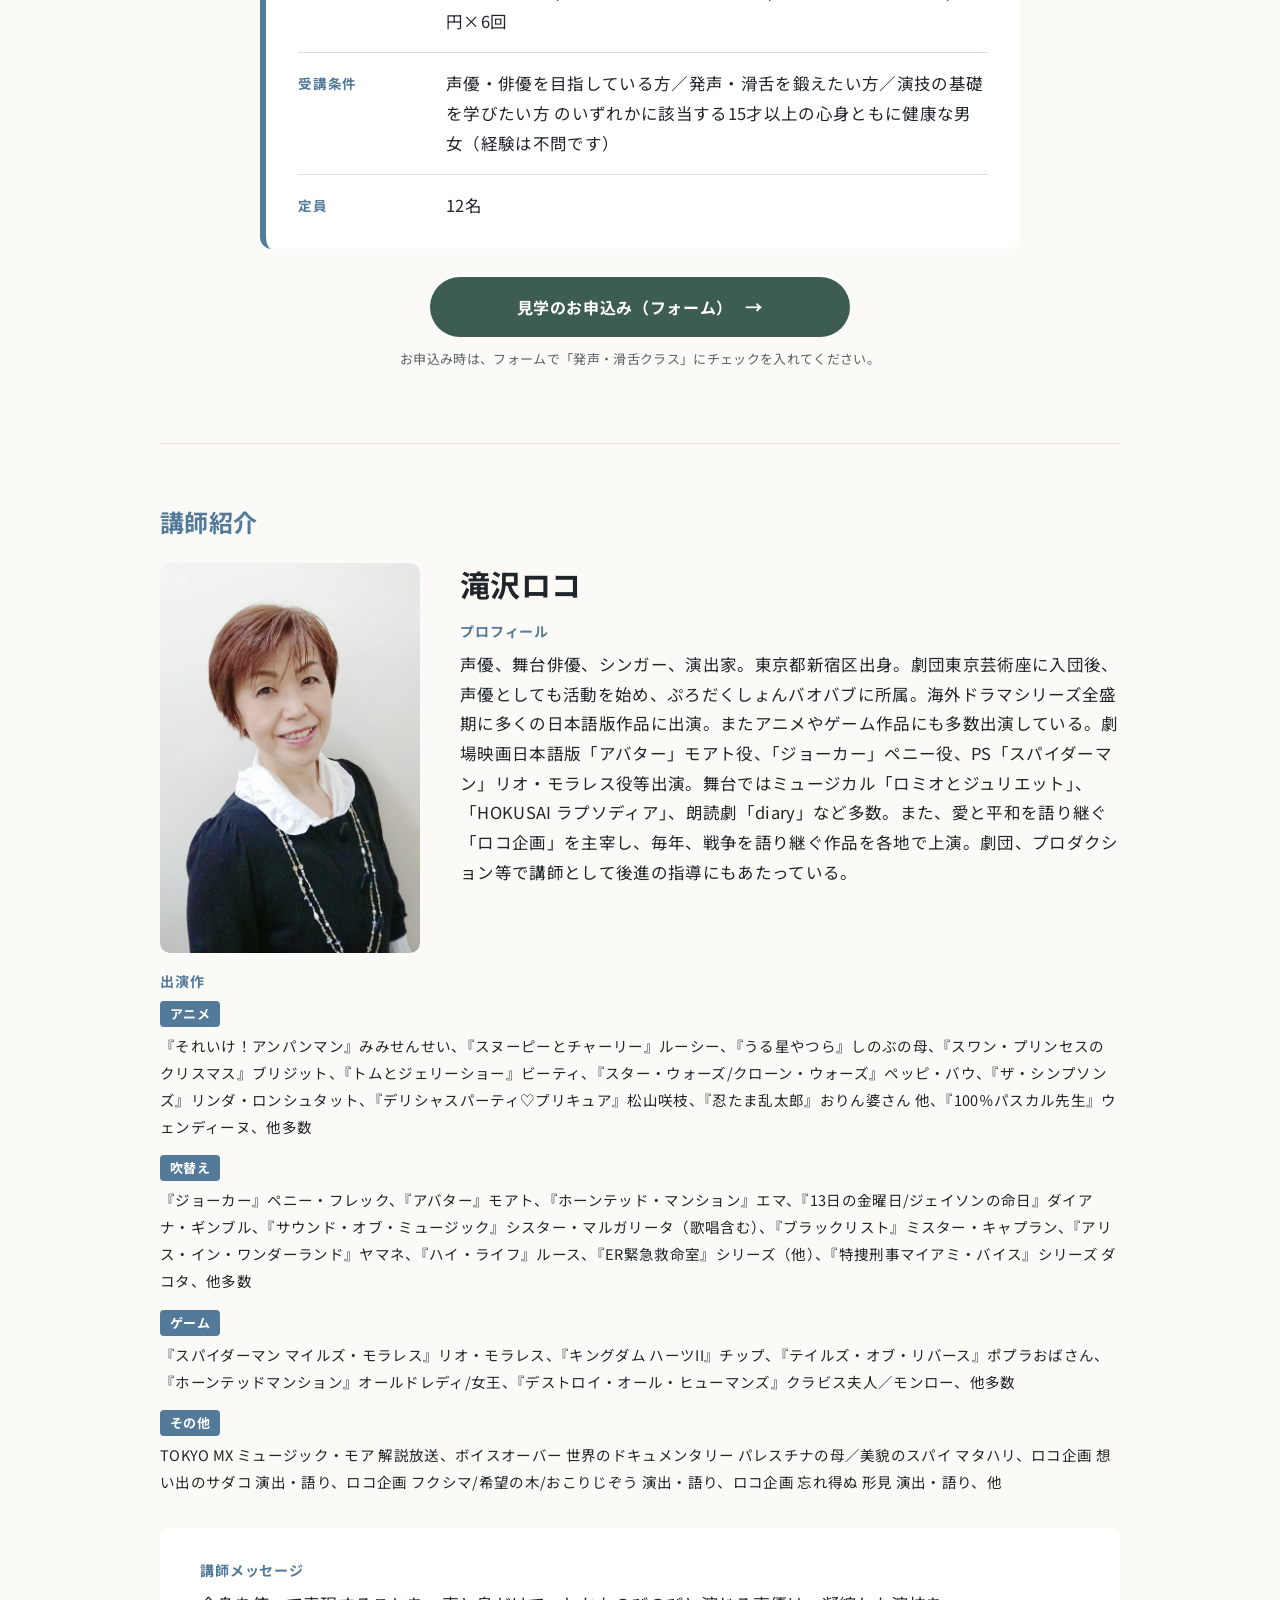
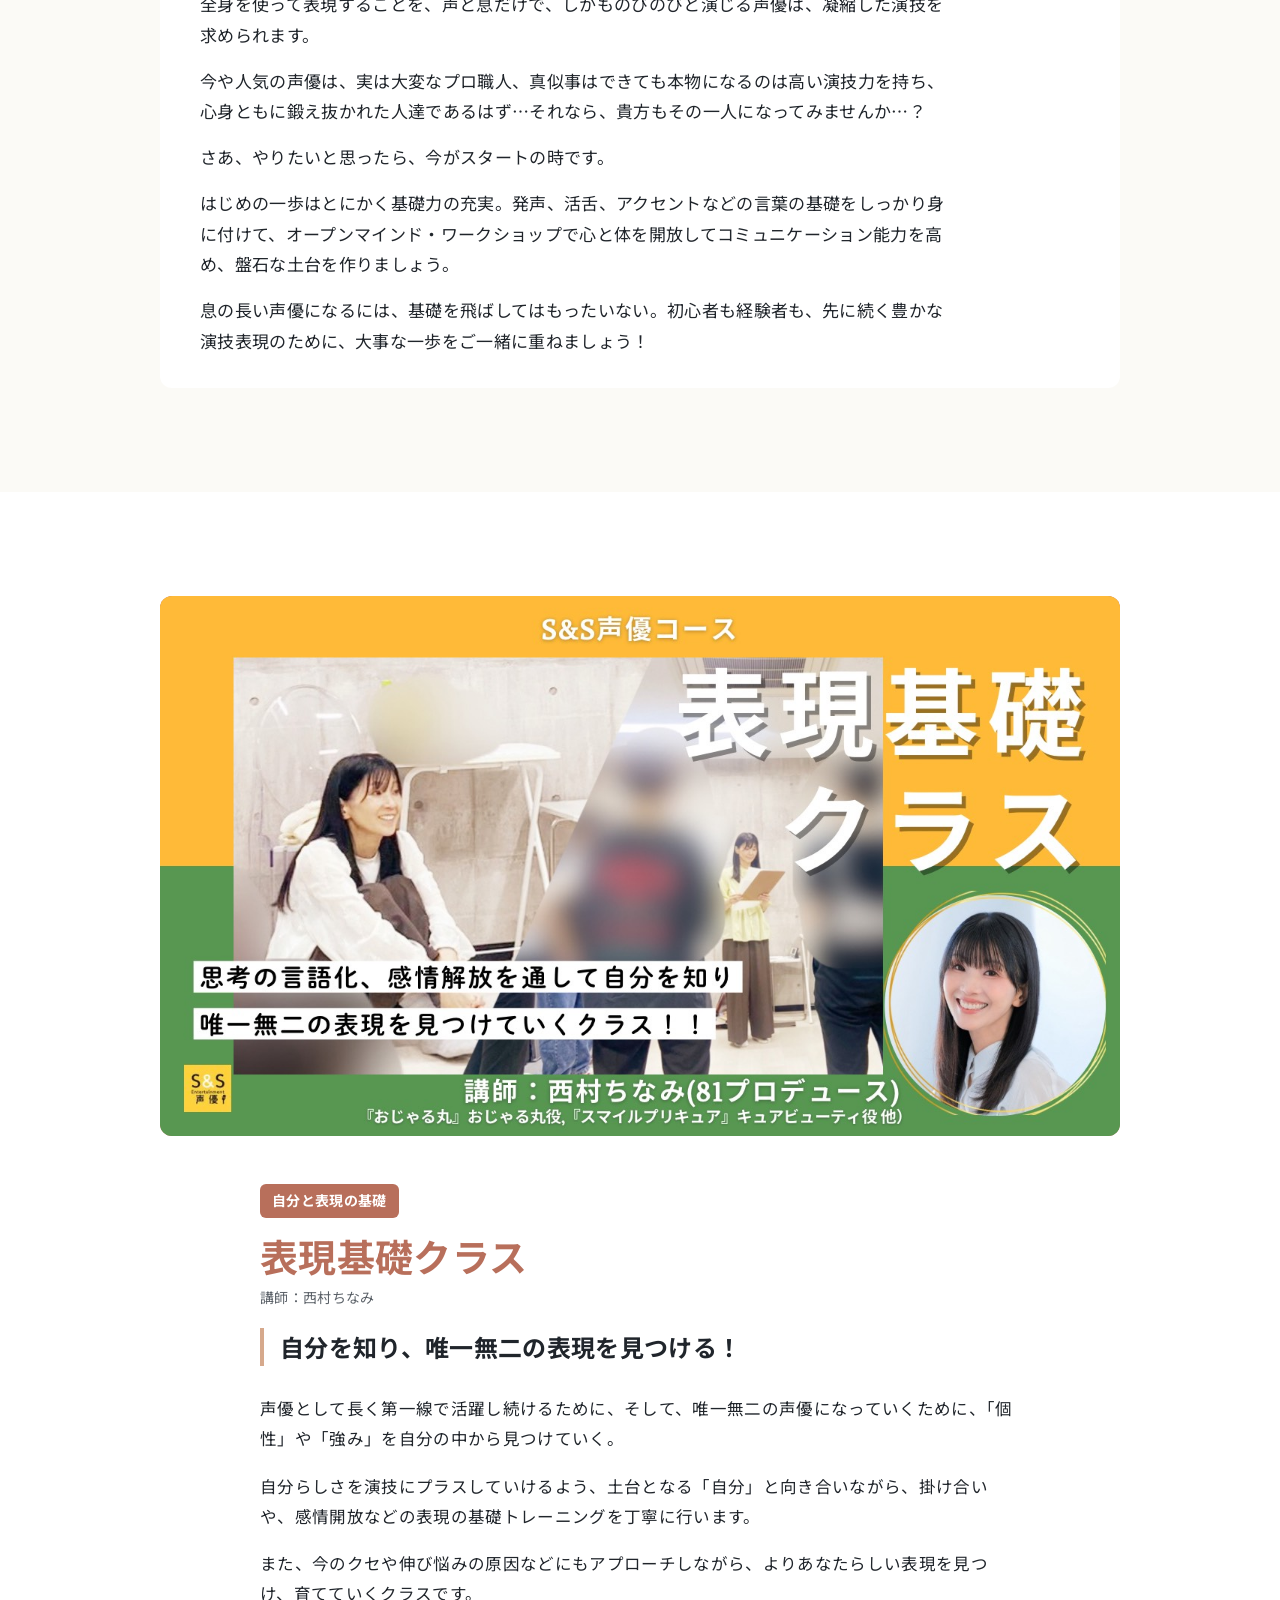
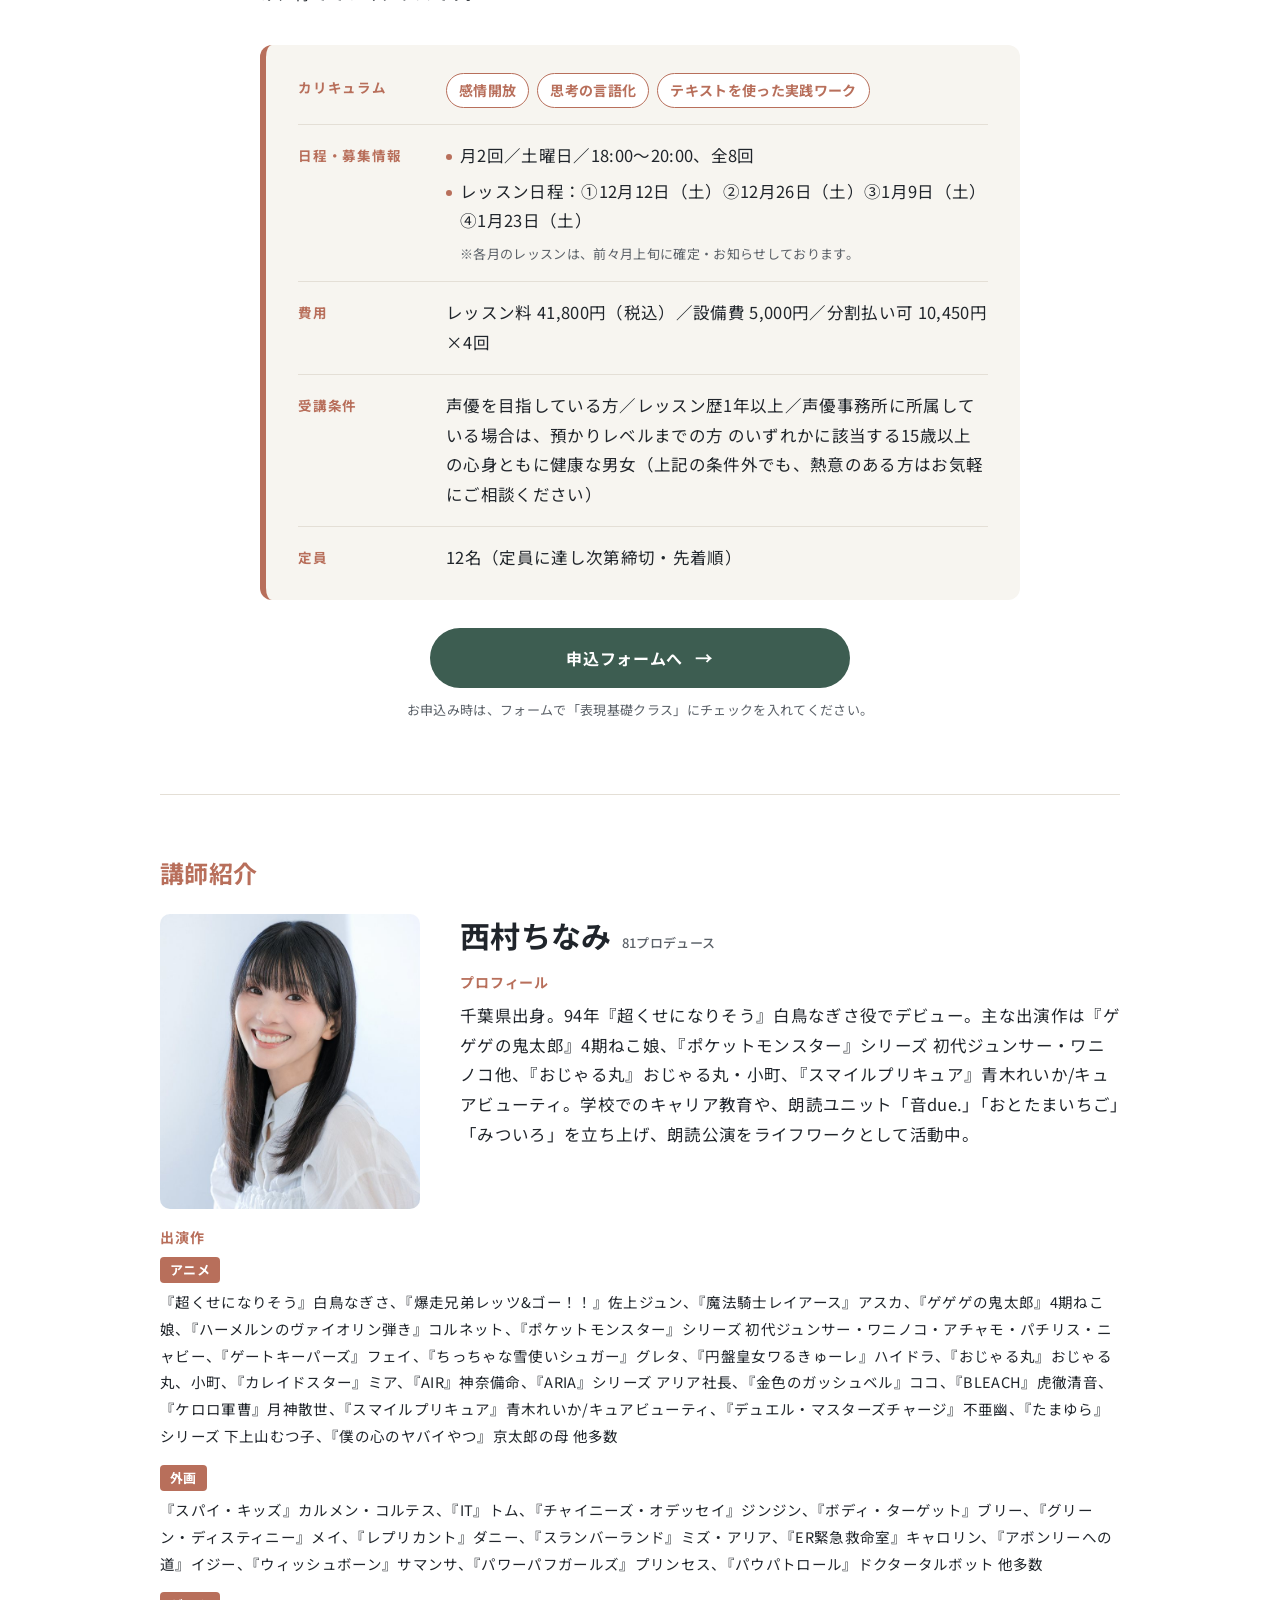
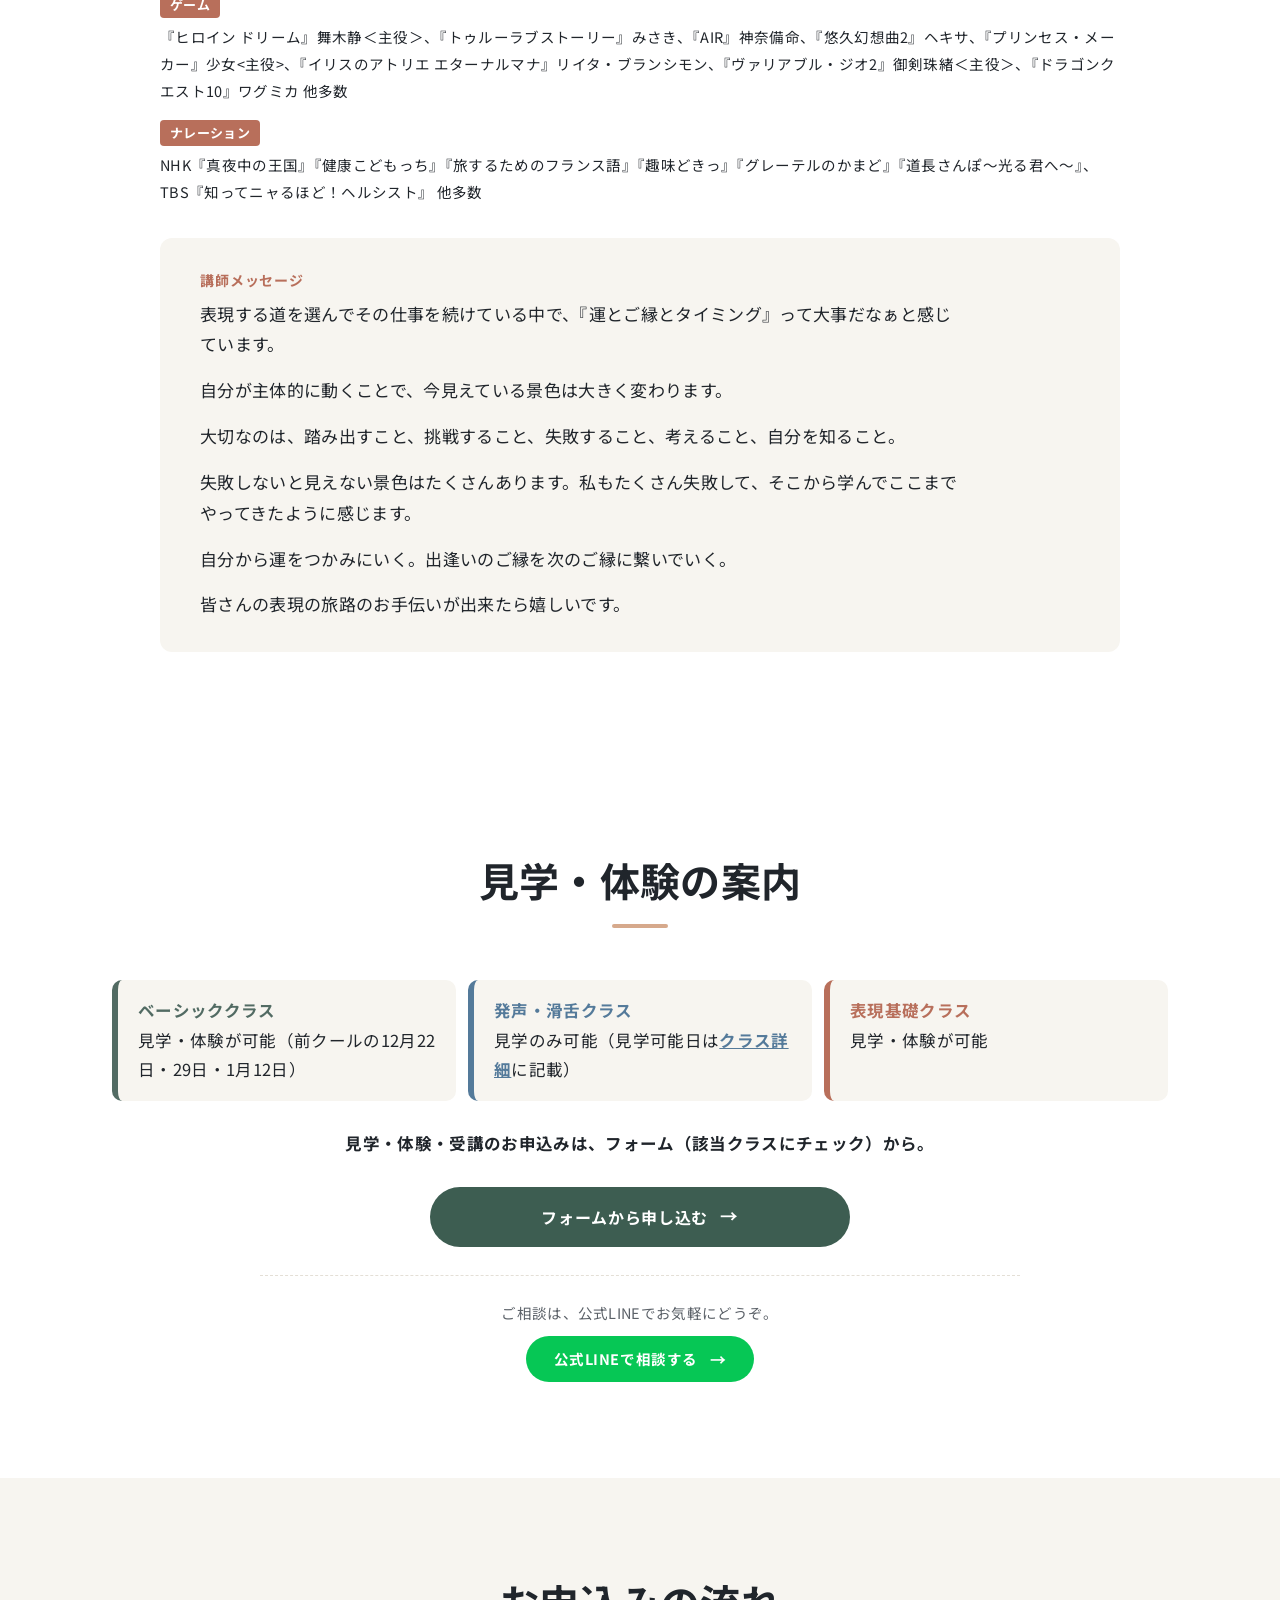
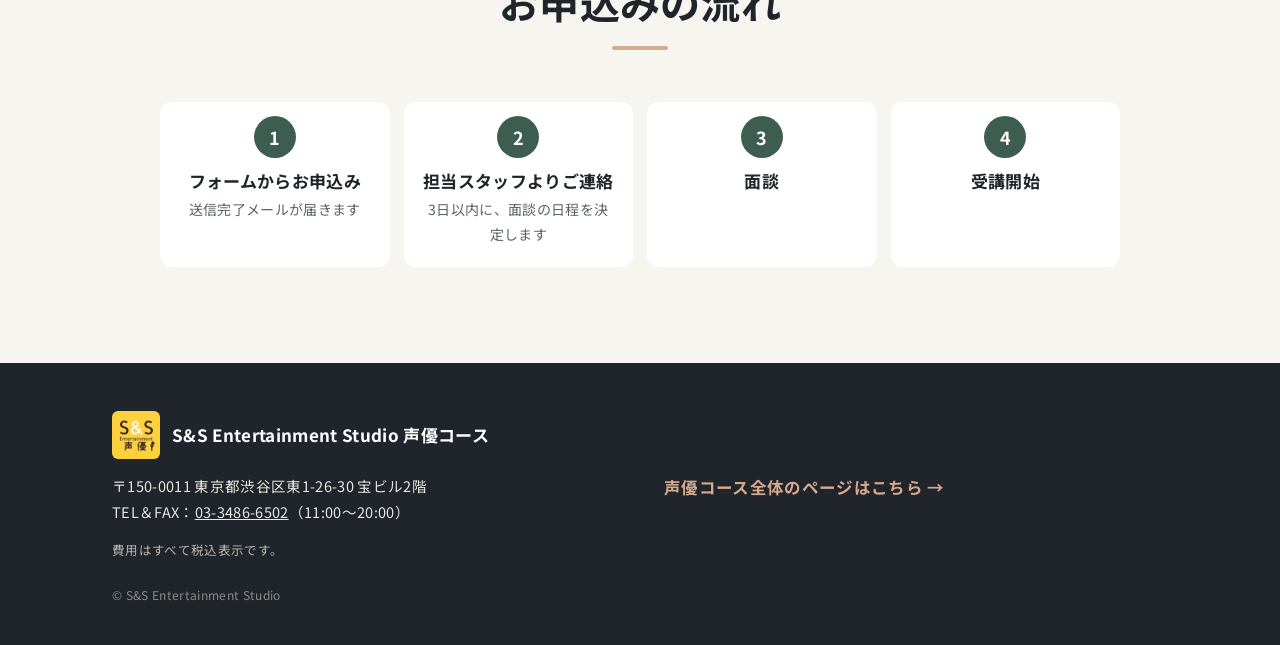
<file: foundation/index.html>
<!DOCTYPE html>
<html lang="ja">
<head>
<meta charset="UTF-8">
<meta name="viewport" content="width=device-width, initial-scale=1">
<title>基礎は、ひとつじゃない。｜S&amp;S声優コース 基礎3クラス</title>
<meta name="description" content="S&amp;S声優コースの基礎に特化した3クラス。ベーシック（演技と感性の基礎）／発声・滑舌（声と言葉の基礎）／表現基礎（自分と表現の基礎）。">
<meta property="og:type" content="website">
<meta property="og:title" content="基礎は、ひとつじゃない。｜S&amp;S声優コース 基礎3クラス">
<meta property="og:description" content="演技と感性。声と言葉。自分と表現。S&amp;S声優コースの基礎に特化した3クラス。">
<link rel="icon" href="photos/logo_h60.jpg">
<link rel="preconnect" href="https://fonts.googleapis.com">
<link rel="preconnect" href="https://fonts.gstatic.com" crossorigin>
<link href="https://fonts.googleapis.com/css2?family=Noto+Sans+JP:wght@400;500;700&display=swap" rel="stylesheet">
<link rel="stylesheet" href="css/style.css">
</head>
<body>

<!-- ヘッダー -->
<header class="site-header">
  <div class="header-inner">
    <a href="#top" class="brand">
      <img src="photos/logo_h60.jpg" alt="S&amp;S声優" width="40" height="40">
      <span class="brand-text">S&amp;S声優コース</span>
    </a>
    <nav class="header-nav" aria-label="ページ内メニュー">
      <a href="#basic">ベーシック</a>
      <a href="#hassei">発声・滑舌</a>
      <a href="#hyogen">表現基礎</a>
      <a href="#visit">見学・体験</a>
      <a href="#flow">お申込みの流れ</a>
      <a href="#access">アクセス</a>
    </nav>
  </div>
</header>

<main id="top">

<!-- 1. ヒーロー -->
<section class="hero">
  <div class="hero-deco" aria-hidden="true"></div>
  <div class="hero-inner">
    <div class="hero-copy">
      <p class="hero-badge">S&amp;S 声優コース</p>
      <p class="hero-eyebrow">VOICE ACTOR / FOUNDATION</p>
      <h1 class="hero-title">基礎は、<br>ひとつじゃない。</h1>
      <span class="hero-rule" aria-hidden="true"></span>
      <p class="hero-sub">演技と感性。声と言葉。自分と表現。</p>
      <ul class="chips">
        <li class="chip c-basic">演技と感性の基礎</li>
        <li class="chip c-hassei">声と言葉の基礎</li>
        <li class="chip c-hyogen">自分と表現の基礎</li>
      </ul>
      <a href="#visit" class="btn btn-cta btn-lg">見学・体験について<span class="arrow" aria-hidden="true">→</span></a>
    </div>

    <!-- レッスン写真3枚（上から ベーシック → 発声・滑舌 → 表現基礎）。
         元のレッスン写真を photos/ に下記の名前で置くと表示される。無い間は仮枠。 -->
    <div class="hero-photos">
      <figure class="hero-photo p1 photo-slot" data-label="ベーシック レッスン写真">
        <img src="photos/hero_basic.jpg" alt="ベーシッククラスのレッスン風景" onerror="this.parentNode.classList.add('is-missing')">
      </figure>
      <figure class="hero-photo p2 photo-slot" data-label="発声・滑舌 レッスン写真">
        <img src="photos/hero_hassei-katsuzetsu.jpg" alt="発声・滑舌クラスのレッスン風景" onerror="this.parentNode.classList.add('is-missing')">
      </figure>
      <figure class="hero-photo p3 photo-slot" data-label="表現基礎 レッスン写真">
        <img src="photos/hero_hyogen-kiso.jpg" alt="表現基礎クラスのレッスン風景" onerror="this.parentNode.classList.add('is-missing')">
      </figure>
    </div>
  </div>
</section>

<!-- 2. 導入 -->
<section class="intro section" id="intro">
  <div class="container">
    <h2 class="section-title">基礎は、ひとつじゃない</h2>
    <div class="intro-cards">
      <a href="#basic" class="intro-card c-basic">
        <p class="intro-kind">演技と感性の基礎</p>
        <p class="intro-class">ベーシッククラス</p>
        <p class="intro-text">頭で考えず、感じて反応する力を育てる、声優・俳優としての土台づくり。</p>
        <span class="intro-more">クラス詳細へ<span aria-hidden="true">↓</span></span>
      </a>
      <a href="#hassei" class="intro-card c-hassei">
        <p class="intro-kind">声と言葉の基礎</p>
        <p class="intro-class">発声・滑舌クラス</p>
        <p class="intro-text">発声・滑舌・アクセントを鍛え、クリアに伝わる声を作る。</p>
        <span class="intro-more">クラス詳細へ<span aria-hidden="true">↓</span></span>
      </a>
      <a href="#hyogen" class="intro-card c-hyogen">
        <p class="intro-kind">自分と表現の基礎</p>
        <p class="intro-class">表現基礎クラス</p>
        <p class="intro-text">自分を知り、個性や強みを表現に変えていく。</p>
        <span class="intro-more">クラス詳細へ<span aria-hidden="true">↓</span></span>
      </a>
    </div>
  </div>
</section>

<!-- 3. 3クラス早見表 -->
<section class="compare section" id="compare">
  <div class="container">
    <h2 class="section-title">3クラス早見表</h2>

    <!-- PC：表 -->
    <div class="compare-table-wrap">
      <table class="compare-table">
        <thead>
          <tr>
            <th scope="col">項目</th>
            <th scope="col" class="th-basic">ベーシック</th>
            <th scope="col" class="th-hassei">発声・滑舌</th>
            <th scope="col" class="th-hyogen">表現基礎</th>
          </tr>
        </thead>
        <tbody>
          <tr><th scope="row">鍛えるもの</th><td>演技・感性</td><td>声・言葉</td><td>自分・表現</td></tr>
          <tr><th scope="row">講師</th><td>勝沼紀義</td><td>滝沢ロコ</td><td>西村ちなみ</td></tr>
          <tr><th scope="row">曜日・時間</th><td>火曜 19:00〜21:00</td><td>土曜 14:00〜16:00</td><td>土曜 18:00〜20:00</td></tr>
          <tr><th scope="row">回数</th><td>月2回・全12回</td><td>月2回・全12回</td><td>月2回・全8回</td></tr>
          <tr><th scope="row">状態</th><td><span class="status s-new">1月26日 新クール開講</span></td><td><span class="status s-full">満席・見学のみ</span></td><td><span class="status s-open">12月12日 新規開講</span></td></tr>
        </tbody>
      </table>
    </div>

    <!-- スマホ：クラス別の比較カード -->
    <div class="compare-cards">
      <a href="#basic" class="compare-card c-basic">
        <p class="cc-name">ベーシック</p>
        <dl>
          <div><dt>鍛えるもの</dt><dd>演技・感性</dd></div>
          <div><dt>講師</dt><dd>勝沼紀義</dd></div>
          <div><dt>曜日・時間</dt><dd>火曜 19:00〜21:00</dd></div>
          <div><dt>回数</dt><dd>月2回・全12回</dd></div>
          <div><dt>状態</dt><dd><span class="status s-new">1月26日 新クール開講</span></dd></div>
        </dl>
      </a>
      <a href="#hassei" class="compare-card c-hassei">
        <p class="cc-name">発声・滑舌</p>
        <dl>
          <div><dt>鍛えるもの</dt><dd>声・言葉</dd></div>
          <div><dt>講師</dt><dd>滝沢ロコ</dd></div>
          <div><dt>曜日・時間</dt><dd>土曜 14:00〜16:00</dd></div>
          <div><dt>回数</dt><dd>月2回・全12回</dd></div>
          <div><dt>状態</dt><dd><span class="status s-full">満席・見学のみ</span></dd></div>
        </dl>
      </a>
      <a href="#hyogen" class="compare-card c-hyogen">
        <p class="cc-name">表現基礎</p>
        <dl>
          <div><dt>鍛えるもの</dt><dd>自分・表現</dd></div>
          <div><dt>講師</dt><dd>西村ちなみ</dd></div>
          <div><dt>曜日・時間</dt><dd>土曜 18:00〜20:00</dd></div>
          <div><dt>回数</dt><dd>月2回・全8回</dd></div>
          <div><dt>状態</dt><dd><span class="status s-open">12月12日 新規開講</span></dd></div>
        </dl>
      </a>
    </div>
  </div>
</section>

<!-- 4. クラス詳細（ベーシック → 発声・滑舌 → 表現基礎）。背景は白と淡いアイボリーを交互に -->

<!-- 4-1. ベーシッククラス -->
<section class="class-detail bg-white c-basic" id="basic">
  <div class="container">
    <figure class="keyvisual photo-slot" data-label="ベーシック キービジュアル">
      <img src="photos/class-basic_keyvisual.webp" alt="ベーシッククラス" loading="lazy" onerror="this.parentNode.classList.add('is-missing')">
    </figure>

    <header class="class-head">
      <p class="class-kind">演技と感性の基礎</p>
      <h2 class="class-name">ベーシッククラス</h2>
      <p class="class-teacher-line">講師：勝沼紀義</p>
      <p class="class-catch">声優、役者にとって必要なことを知る・体感する。</p>
    </header>

    <div class="prose">
      <p>ベーシッククラスは、声優・俳優としての土台となる「基礎」を一から学ぶクラスです。</p>
      <p>「声優になりたい！」「でも何から始めたらいいかわからない！」「とりあえずアニメに口パクを合わせて喋ってみようかな？」――そんな気持ちから一歩踏み出そうとしている方に向けて、このクラスでは“声優として必要なこと”を根本から体感していきます。</p>
      <p>多くの人が最初に思い浮かべるのは「声の演技」かもしれません。けれど、いきなりキャラクターボイスを演じたり、台詞を映像に合わせて喋ったりする前に、まずは「役者」としての基礎を知ることが大切です。このクラスでは、声優である前に“表現者”として何が必要なのか、何を大事にすべきかを体験を通して学び、確かな基礎力を育てていきます。</p>
      <h3 class="prose-sub">感性と柔軟さをひらくトレーニング</h3>
      <p>声優・俳優としての第一歩は、技術よりも「感じる力」。相手の声、空気の流れ、自分の心の動きを丁寧に受け取り、そこから生まれる“リアルな反応”を大切にしていきます。</p>
      <p>このクラスでは、考えるよりもまず“体で体感する”ことを重視します。様々なワークを通して、コミュニケーション力や瞬発力、柔軟な思考を育てていきます。シアターゲームや即興的なエクササイズでは、「失敗を恐れずに試してみる」「相手をよく観る」「その場で反応する」――そんな表現者としてのベースを、楽しく体験的に学んでいきます。</p>
      <h3 class="prose-sub">“今この瞬間”を生きる</h3>
      <p>即興的なやりとり（インプロ）を通して、「どう喋るか」より前に「どう感じて、どう動くか」を探っていきます。その瞬間に生まれる感情や反応を大切にし、リアルな表現へとつなげる力を身につけていきます。</p>
      <p>さらに、台本を使った実践的なワークにも取り組みます。滑舌を意識した台本を使って言葉を明確に伝える練習をしたり、相手との関係性（ステイタス）を意識しながら演じることで、会話の中にある“力のバランス”や“空気の変化”を体で感じ取っていきます。体感した感覚を台本の中でどう活かすか――その橋渡しをしていくステップです。</p>
    </div>

    <div class="info-box">
      <div class="info-row">
        <h3 class="info-label">カリキュラム</h3>
        <ul class="tags"><li>身体表現</li><li>シアターゲーム</li><li>インプロ</li></ul>
      </div>
      <div class="info-row">
        <h3 class="info-label">日程・募集情報</h3>
        <ul class="info-list">
          <li>新クール：2027年1月26日（火）スタート、全12回（月2回／火曜／19:00〜21:00）</li>
          <li class="note">※各月のレッスンは、前々月上旬に確定・お知らせしております。</li>
          <li>前クールのレッスン日 12月22日（火）・12月29日（火）・1月12日（火）は、見学・体験が可能です。新クール開始前から、先取りで受講を始めることもできます。</li>
        </ul>
      </div>
      <div class="info-row">
        <h3 class="info-label">費用</h3>
        <p>レッスン料 62,700円（税込）／設備費 5,000円／分割払い可 10,450円×6回</p>
      </div>
      <div class="info-row">
        <h3 class="info-label">受講条件</h3>
        <p>15才以上の健康な男女（経験の有無は問いません）</p>
      </div>
      <div class="info-row">
        <h3 class="info-label">定員</h3>
        <p>13名（定員に達し次第締切・先着順）</p>
      </div>
    </div>

    <div class="class-cta">
      <a href="https://forms.gle/kzy8RYLxRgutDLsQ7" class="btn btn-cta btn-lg" target="_blank" rel="noopener">申込フォームへ<span class="arrow" aria-hidden="true">→</span></a>
      <p class="cta-note">お申込み時は、フォームで「ベーシッククラス」にチェックを入れてください。</p>
    </div>

    <!-- 講師紹介：PCは写真（左）＋氏名・プロフィール（右）、出演作はその下、メッセージは独立エリア -->
    <div class="teacher">
      <h3 class="teacher-heading">講師紹介</h3>
      <div class="teacher-top">
        <img class="teacher-photo" src="photos/instructor_katsunuma-noriyoshi.jpg" alt="勝沼紀義" width="640" height="733" loading="lazy">
        <div class="teacher-main">
          <p class="teacher-name">勝沼紀義</p>
          <h4 class="teacher-sub">プロフィール</h4>
          <p>岐阜県出身。RME、ケッケコーポレーションなどを経て、現在フリーで活動中。アニメーション、洋画、海外ドラマ、ゲームなど様々な作品に出演する他、ナレーションや自身の主宰するインプロチームでの活動、専門学校や養成所の講師など多岐に渡り活動している。</p>
        </div>
      </div>
      <div class="teacher-works">
        <h4 class="teacher-sub">主な出演作品</h4>
        <dl class="works">
          <div><dt>アニメ</dt><dd>『マーベル フューチャー・アベンジャーズ』ホークアイ役、『タイガー＆バニー』ケイン役、『フューチャーカードバディファイトDDD』デビル・D・ビッグマシーン役、『マギ』ゴルタス役、『めだかボックス アブノーマル』都城王土役、『ヨルムンガンド』ウゴ役、『棺姫のチャイカ AVENGING BATTLE』ダヴィード役、他多数</dd></div>
          <div><dt>外画</dt><dd>『ドクターハウス シリーズ』フォアマン役、『NCISネイビー犯罪捜査班』レヴィン役、『ハノーバー高校 落書き事件簿/AMERICAN VANDAL』ディラン・マクスウェル役、『アレキサンダー』ダレイオス王役、『アメイジング・スパイダーマン』ニッキー、他多数</dd></div>
          <div><dt>ゲーム</dt><dd>『龍が如く7 光と闇の行方』蟹江役、『Marvel's Spider-Man』ショッカー役、『THE KING OF FIGHTERS XIV』ラモン役、『D×2 真・女神転生 リベレーション』レフティ役、『I／O』宮田捜査官役、他多数</dd></div>
          <div><dt>ナレーション</dt><dd>NHK BS世界のドキュメンタリー、NHK Eテレ高校講座『体を動かすTV』、富士急ハイランドTVCM、『ポケモンバトリオ』TVCM、『マジック・ザ・ギャザリング』TVCM、ENEOSラジオCM、イエローハットラジオCM、他多数</dd></div>
        </dl>
      </div>
      <div class="teacher-message">
        <h4 class="teacher-sub">講師メッセージ</h4>
        <p>声優・俳優の演技を学ぼうとする時、その基礎段階において表現術―つまり「発信」の仕方に意識が向きがちになる人は少なくありません。<br>しかし実はその前段階において大切なのは何をどう「受信」するか、です。</p>
        <p>しっかりと「受信」ができればそれに伴った「発信」が生まれる。</p>
        <p>このコースではまずシアターゲームやインプロ（即興）のエクササイズを通して「受信力」や「想像力」を養い、その上で段階的に台詞や身体表現などの「発信力」を学んでいきます。</p>
        <p>役として生きるとはどういうことか？<br>キャラクターに生命を吹き込むとはどういうことか？</p>
        <p>一緒に見つけていきましょう。</p>
      </div>
    </div>
  </div>
</section>

<!-- 4-2. 発声・滑舌クラス -->
<section class="class-detail bg-ivory c-hassei" id="hassei">
  <div class="container">
    <figure class="keyvisual photo-slot" data-label="発声・滑舌 キービジュアル">
      <img src="photos/class-hassei-katsuzetsu_keyvisual.webp" alt="発声・滑舌クラス" loading="lazy" onerror="this.parentNode.classList.add('is-missing')">
    </figure>

    <header class="class-head">
      <p class="class-kind">声と言葉の基礎</p>
      <h2 class="class-name">発声・滑舌クラス</h2>
      <p class="class-teacher-line">講師：滝沢ロコ</p>
      <p class="class-catch">正確でクリアな発音は、声優の基礎中の基礎。</p>
    </header>

    <div class="prose">
      <p>声優としてデビューするためには、正確でクリアな発音が不可欠！滑舌がクリアでないと、確実に声優にはなれません！初心者はもちろん、経験者の方でも滑舌が要因で躓いている方も多くいらっしゃるのが現実です。</p>
      <p>このクラスは、声優・俳優にとっての基礎中の基礎である滑舌や発声について集中的にトレーニングするクラスです。</p>
      <h3 class="prose-sub">ベテラン声優による滑舌強化トレーニング</h3>
      <p>講師は『それいけ！アンパンマン』のみみせんせい役など、多くのアニメ・吹替えで活躍する実力派声優で俳優の滝沢ロコ氏。確実に通用する滑舌トレーニングを中心に、声優・俳優に重要な土台となる基礎力を徹底指導します！</p>
      <h3 class="prose-sub">こんな方におすすめ！</h3>
      <ul class="check-list">
        <li>声優としてもっとレベルアップしたい方</li>
        <li>基礎を鍛えたい方、鍛え直したい方</li>
        <li>表現力を底上げしたい方</li>
      </ul>
      <p>自分の弱点を明らかにし、苦手を克服する確実な指導を受け、プロの現場で通用する「クリアな声」を手に入れ演技や表現力を更にレベルアップしていきましょう！</p>
    </div>

    <div class="info-box">
      <div class="info-row">
        <h3 class="info-label">カリキュラム</h3>
        <ul class="tags"><li>オープンマインドワーク</li><li>発声・滑舌のトレーニング</li><li>言葉の基礎</li><li>感情を表現する演技基礎</li></ul>
      </div>
      <div class="info-row">
        <h3 class="info-label">日程・募集情報</h3>
        <ul class="info-list">
          <li>月2回／土曜日／14:00〜16:00、全12回</li>
          <li class="strong">現在満席のため、受講のお申込みは受け付けておりません。見学のみ可能です。</li>
          <li>見学可能日（いずれも土曜14:00〜16:00）：12月19日、12月26日、1月16日、1月30日、2月13日、2月27日、3月13日、3月27日</li>
        </ul>
      </div>
      <div class="info-row">
        <h3 class="info-label">費用</h3>
        <p>レッスン料 62,700円（税込）／設備費 10,000円／分割払い可 10,450円×6回</p>
      </div>
      <div class="info-row">
        <h3 class="info-label">受講条件</h3>
        <p>声優・俳優を目指している方／発声・滑舌を鍛えたい方／演技の基礎を学びたい方 のいずれかに該当する15才以上の心身ともに健康な男女（経験は不問です）</p>
      </div>
      <div class="info-row">
        <h3 class="info-label">定員</h3>
        <p>12名</p>
      </div>
    </div>

    <!-- 発声・滑舌クラスは受講申込ボタンを置かない（見学申込のみ）。申込はフォームだけ（公式LINEは相談用・2026-11-20 直子さん決定） -->
    <div class="class-cta">
      <a href="https://forms.gle/kzy8RYLxRgutDLsQ7" class="btn btn-cta btn-lg" target="_blank" rel="noopener">見学のお申込み（フォーム）<span class="arrow" aria-hidden="true">→</span></a>
      <p class="cta-note">お申込み時は、フォームで「発声・滑舌クラス」にチェックを入れてください。</p>
    </div>

    <div class="teacher">
      <h3 class="teacher-heading">講師紹介</h3>
      <div class="teacher-top">
        <img class="teacher-photo" src="photos/instructor_takizawa-roco.jpg" alt="滝沢ロコ" width="533" height="800" loading="lazy">
        <div class="teacher-main">
          <p class="teacher-name">滝沢ロコ</p>
          <h4 class="teacher-sub">プロフィール</h4>
          <p>声優、舞台俳優、シンガー、演出家。東京都新宿区出身。劇団東京芸術座に入団後、声優としても活動を始め、ぷろだくしょんバオバブに所属。海外ドラマシリーズ全盛期に多くの日本語版作品に出演。またアニメやゲーム作品にも多数出演している。劇場映画日本語版「アバター」モアト役、「ジョーカー」ペニー役、PS「スパイダーマン」リオ・モラレス役等出演。舞台ではミュージカル「ロミオとジュリエット」、「HOKUSAI ラプソディア」、朗読劇「diary」など多数。また、愛と平和を語り継ぐ「ロコ企画」を主宰し、毎年、戦争を語り継ぐ作品を各地で上演。劇団、プロダクション等で講師として後進の指導にもあたっている。</p>
        </div>
      </div>
      <div class="teacher-works">
        <h4 class="teacher-sub">出演作</h4>
        <dl class="works">
          <div><dt>アニメ</dt><dd>『それいけ！アンパンマン』みみせんせい、『スヌーピーとチャーリー』ルーシー、『うる星やつら』しのぶの母、『スワン・プリンセスのクリスマス』ブリジット、『トムとジェリーショー』ビーティ、『スター・ウォーズ/クローン・ウォーズ』ペッピ・バウ、『ザ・シンプソンズ』リンダ・ロンシュタット、『デリシャスパーティ♡プリキュア』松山咲枝、『忍たま乱太郎』おりん婆さん 他、『100％パスカル先生』ウェンディーヌ、他多数</dd></div>
          <div><dt>吹替え</dt><dd>『ジョーカー』ペニー・フレック、『アバター』モアト、『ホーンテッド・マンション』エマ、『13日の金曜日/ジェイソンの命日』ダイアナ・ギンブル、『サウンド・オブ・ミュージック』シスター・マルガリータ（歌唱含む）、『ブラックリスト』ミスター・キャプラン、『アリス・イン・ワンダーランド』ヤマネ、『ハイ・ライフ』ルース、『ER緊急救命室』シリーズ（他）、『特捜刑事マイアミ・バイス』シリーズ ダコタ、他多数</dd></div>
          <div><dt>ゲーム</dt><dd>『スパイダーマン マイルズ・モラレス』リオ・モラレス、『キングダム ハーツII』チップ、『テイルズ・オブ・リバース』ポプラおばさん、『ホーンテッドマンション』オールドレディ/女王、『デストロイ・オール・ヒューマンズ』クラビス夫人／モンロー、他多数</dd></div>
          <div><dt>その他</dt><dd>TOKYO MX ミュージック・モア 解説放送、ボイスオーバー 世界のドキュメンタリー パレスチナの母／美貌のスパイ マタハリ、ロコ企画 想い出のサダコ 演出・語り、ロコ企画 フクシマ/希望の木/おこりじぞう 演出・語り、ロコ企画 忘れ得ぬ 形見 演出・語り、他</dd></div>
        </dl>
      </div>
      <div class="teacher-message">
        <h4 class="teacher-sub">講師メッセージ</h4>
        <p>全身を使って表現することを、声と息だけで、しかものびのびと演じる声優は、凝縮した演技を求められます。</p>
        <p>今や人気の声優は、実は大変なプロ職人、真似事はできても本物になるのは高い演技力を持ち、心身ともに鍛え抜かれた人達であるはず…それなら、貴方もその一人になってみませんか…？</p>
        <p>さあ、やりたいと思ったら、今がスタートの時です。</p>
        <p>はじめの一歩はとにかく基礎力の充実。発声、活舌、アクセントなどの言葉の基礎をしっかり身に付けて、オープンマインド・ワークショップで心と体を開放してコミュニケーション能力を高め、盤石な土台を作りましょう。</p>
        <p>息の長い声優になるには、基礎を飛ばしてはもったいない。初心者も経験者も、先に続く豊かな演技表現のために、大事な一歩をご一緒に重ねましょう！</p>
      </div>
    </div>
  </div>
</section>

<!-- 4-3. 表現基礎クラス -->
<section class="class-detail bg-white c-hyogen" id="hyogen">
  <div class="container">
    <figure class="keyvisual photo-slot" data-label="表現基礎 キービジュアル">
      <img src="photos/class-hyogen-kiso_keyvisual.jpg" alt="表現基礎クラス" loading="lazy" onerror="this.parentNode.classList.add('is-missing')">
    </figure>

    <header class="class-head">
      <p class="class-kind">自分と表現の基礎</p>
      <h2 class="class-name">表現基礎クラス</h2>
      <p class="class-teacher-line">講師：西村ちなみ</p>
      <p class="class-catch">自分を知り、唯一無二の表現を見つける！</p>
    </header>

    <div class="prose">
      <p>声優として長く第一線で活躍し続けるために、そして、唯一無二の声優になっていくために、「個性」や「強み」を自分の中から見つけていく。</p>
      <p>自分らしさを演技にプラスしていけるよう、土台となる「自分」と向き合いながら、掛け合いや、感情開放などの表現の基礎トレーニングを丁寧に行います。</p>
      <p>また、今のクセや伸び悩みの原因などにもアプローチしながら、よりあなたらしい表現を見つけ、育てていくクラスです。</p>
    </div>

    <div class="info-box">
      <div class="info-row">
        <h3 class="info-label">カリキュラム</h3>
        <ul class="tags"><li>感情開放</li><li>思考の言語化</li><li>テキストを使った実践ワーク</li></ul>
      </div>
      <div class="info-row">
        <h3 class="info-label">日程・募集情報</h3>
        <ul class="info-list">
          <li>月2回／土曜日／18:00〜20:00、全8回</li>
          <li>レッスン日程：①12月12日（土）②12月26日（土）③1月9日（土）④1月23日（土）</li>
          <li class="note">※各月のレッスンは、前々月上旬に確定・お知らせしております。</li>
        </ul>
      </div>
      <div class="info-row">
        <h3 class="info-label">費用</h3>
        <p>レッスン料 41,800円（税込）／設備費 5,000円／分割払い可 10,450円×4回</p>
      </div>
      <div class="info-row">
        <h3 class="info-label">受講条件</h3>
        <p>声優を目指している方／レッスン歴1年以上／声優事務所に所属している場合は、預かりレベルまでの方 のいずれかに該当する15歳以上の心身ともに健康な男女（上記の条件外でも、熱意のある方はお気軽にご相談ください）</p>
      </div>
      <div class="info-row">
        <h3 class="info-label">定員</h3>
        <p>12名（定員に達し次第締切・先着順）</p>
      </div>
    </div>

    <div class="class-cta">
      <a href="https://forms.gle/kzy8RYLxRgutDLsQ7" class="btn btn-cta btn-lg" target="_blank" rel="noopener">申込フォームへ<span class="arrow" aria-hidden="true">→</span></a>
      <p class="cta-note">お申込み時は、フォームで「表現基礎クラス」にチェックを入れてください。</p>
    </div>

    <div class="teacher">
      <h3 class="teacher-heading">講師紹介</h3>
      <div class="teacher-top">
        <img class="teacher-photo" src="photos/instructor_nishimura-chinami.jpg" alt="西村ちなみ" width="640" height="726" loading="lazy">
        <div class="teacher-main">
          <p class="teacher-name">西村ちなみ<span class="teacher-aff">81プロデュース</span></p>
          <h4 class="teacher-sub">プロフィール</h4>
          <p>千葉県出身。94年『超くせになりそう』白鳥なぎさ役でデビュー。主な出演作は『ゲゲゲの鬼太郎』4期ねこ娘、『ポケットモンスター』シリーズ 初代ジュンサー・ワニノコ他、『おじゃる丸』おじゃる丸・小町、『スマイルプリキュア』青木れいか/キュアビューティ。学校でのキャリア教育や、朗読ユニット「音due.」「おとたまいちご」「みついろ」を立ち上げ、朗読公演をライフワークとして活動中。</p>
        </div>
      </div>
      <div class="teacher-works">
        <h4 class="teacher-sub">出演作</h4>
        <dl class="works">
          <div><dt>アニメ</dt><dd>『超くせになりそう』白鳥なぎさ、『爆走兄弟レッツ&amp;ゴー！！』佐上ジュン、『魔法騎士レイアース』アスカ、『ゲゲゲの鬼太郎』4期ねこ娘、『ハーメルンのヴァイオリン弾き』コルネット、『ポケットモンスター』シリーズ 初代ジュンサー・ワニノコ・アチャモ・パチリス・ニャビー、『ゲートキーパーズ』フェイ、『ちっちゃな雪使いシュガー』グレタ、『円盤皇女ワるきゅーレ』ハイドラ、『おじゃる丸』おじゃる丸、小町、『カレイドスター』ミア、『AIR』神奈備命、『ARIA』シリーズ アリア社長、『金色のガッシュベル』ココ、『BLEACH』虎徹清音、『ケロロ軍曹』月神散世、『スマイルプリキュア』青木れいか/キュアビューティ、『デュエル・マスターズチャージ』不亜幽、『たまゆら』シリーズ 下上山むつ子、『僕の心のヤバイやつ』京太郎の母 他多数</dd></div>
          <div><dt>外画</dt><dd>『スパイ・キッズ』カルメン・コルテス、『IT』トム、『チャイニーズ・オデッセイ』ジンジン、『ボディ・ターゲット』ブリー、『グリーン・ディスティニー』メイ、『レプリカント』ダニー、『スランバーランド』ミズ・アリア、『ER緊急救命室』キャロリン、『アボンリーへの道』イジー、『ウィッシュボーン』サマンサ、『パワーパフガールズ』プリンセス、『パウパトロール』ドクタータルボット 他多数</dd></div>
          <div><dt>ゲーム</dt><dd>『ヒロイン ドリーム』舞木静＜主役＞、『トゥルーラブストーリー』みさき、『AIR』神奈備命、『悠久幻想曲2』ヘキサ、『プリンセス・メーカー』少女&lt;主役&gt;、『イリスのアトリエ エターナルマナ』リイタ・ブランシモン、『ヴァリアブル・ジオ2』御剣珠緒＜主役＞、『ドラゴンクエスト10』ワグミカ 他多数</dd></div>
          <div><dt>ナレーション</dt><dd>NHK『真夜中の王国』『健康こどもっち』『旅するためのフランス語』『趣味どきっ』『グレーテルのかまど』『道長さんぽ〜光る君へ〜』、TBS『知ってニャるほど！ヘルシスト』 他多数</dd></div>
        </dl>
      </div>
      <div class="teacher-message">
        <h4 class="teacher-sub">講師メッセージ</h4>
        <p>表現する道を選んでその仕事を続けている中で、『運とご縁とタイミング』って大事だなぁと感じています。</p>
        <p>自分が主体的に動くことで、今見えている景色は大きく変わります。</p>
        <p>大切なのは、踏み出すこと、挑戦すること、失敗すること、考えること、自分を知ること。</p>
        <p>失敗しないと見えない景色はたくさんあります。私もたくさん失敗して、そこから学んでここまでやってきたように感じます。</p>
        <p>自分から運をつかみにいく。出逢いのご縁を次のご縁に繋いでいく。</p>
        <p>皆さんの表現の旅路のお手伝いが出来たら嬉しいです。</p>
      </div>
    </div>
  </div>
</section>

<!-- 5. 見学・体験の案内 -->
<section class="visit section" id="visit">
  <div class="container">
    <h2 class="section-title">見学・体験の案内</h2>
    <ul class="visit-list">
      <li class="visit-item c-basic">
        <p class="visit-class">ベーシッククラス</p>
        <p class="visit-text">見学・体験が可能（前クールの12月22日・29日・1月12日）</p>
      </li>
      <li class="visit-item c-hassei">
        <p class="visit-class">発声・滑舌クラス</p>
        <p class="visit-text">見学のみ可能（見学可能日は<a href="#hassei">クラス詳細</a>に記載）</p>
      </li>
      <li class="visit-item c-hyogen">
        <p class="visit-class">表現基礎クラス</p>
        <p class="visit-text">見学・体験が可能</p>
      </li>
    </ul>
    <p class="visit-lead">見学・体験・受講のお申込みは、フォーム（該当クラスにチェック）から。</p>
    <div class="class-cta">
      <a href="https://forms.gle/kzy8RYLxRgutDLsQ7" class="btn btn-cta btn-lg" target="_blank" rel="noopener">フォームから申し込む<span class="arrow" aria-hidden="true">→</span></a>
    </div>
    <div class="consult">
      <p class="consult-text">ご相談は、公式LINEでお気軽にどうぞ。</p>
      <a href="https://lin.ee/HNgHrs9" class="btn btn-line" target="_blank" rel="noopener">公式LINEで相談する<span class="arrow" aria-hidden="true">→</span></a>
    </div>
  </div>
</section>

<!-- 6. お申込みの流れ -->
<section class="flow section" id="flow">
  <div class="container">
    <h2 class="section-title">お申込みの流れ</h2>
    <ol class="flow-steps">
      <li><span class="step-no">1</span><p class="step-title">フォームからお申込み</p><p class="step-text">送信完了メールが届きます</p></li>
      <li><span class="step-no">2</span><p class="step-title">担当スタッフよりご連絡</p><p class="step-text">3日以内に、面談の日程を決定します</p></li>
      <li><span class="step-no">3</span><p class="step-title">面談</p></li>
      <li><span class="step-no">4</span><p class="step-title">受講開始</p></li>
    </ol>
  </div>
</section>

</main>

<!-- 7. アクセス／フッター -->
<footer class="site-footer" id="access">
  <div class="container footer-inner">
    <div class="footer-brand">
      <img src="photos/logo_h60.jpg" alt="" width="48" height="48">
      <p class="footer-name">S&amp;S Entertainment Studio 声優コース</p>
    </div>
    <address class="footer-address">
      〒150-0011 東京都渋谷区東1-26-30 宝ビル2階<br>
      TEL＆FAX：<a href="tel:0334866502">03-3486-6502</a>（11:00〜20:00）
    </address>
    <p class="footer-link"><a href="https://ssstudioseiyuu-collab.github.io/seiyuu-course/">声優コース全体のページはこちら<span aria-hidden="true"> →</span></a></p>
    <p class="footer-note">費用はすべて税込表示です。</p>
    <p class="copyright">© S&amp;S Entertainment Studio</p>
  </div>
</footer>

<!-- スマホ用 固定CTAバー（前回LPと同様） -->
<div class="fixed-bar" role="complementary" aria-label="申込・相談">
  <a href="https://forms.gle/kzy8RYLxRgutDLsQ7" class="fixed-cta" target="_blank" rel="noopener">お申込み（フォーム）</a>
  <a href="https://lin.ee/HNgHrs9" class="fixed-line" target="_blank" rel="noopener" aria-label="公式LINEで相談">LINEで相談</a>
</div>

</body>
</html>
</file>
<file: css/style.css>
/* ==========================================================
   S&S声優コース 簡易LP（デザインC案「洗練されたプロフェッショナル」）
   ========================================================== */
:root {
  --navy: #0F172A;
  --slate: #334155;
  --gold: #C9A66B;
  --gold-dark: #A9864C;
  --ivory: #EDE9E3;
  --white: #FFFFFF;
  --beige: #F6F1E8;       /* 受講生の声：引用背景（淡いベージュ） */
  --text: #1E293B;
  --muted: #64748B;
  --line: #E2DDD4;
  --red: #E53935;
  --gray: #757575;
  --line-green: #06C755;
  --serif: "Noto Serif JP", "Hiragino Mincho ProN", "Yu Mincho", serif;
  --sans: "Noto Sans JP", "Hiragino Kaku Gothic ProN", "Yu Gothic", sans-serif;
  --header-h: 60px;
  --bar-h: 68px;
}

*, *::before, *::after { box-sizing: border-box; }
html { scroll-behavior: smooth; scroll-padding-top: calc(var(--header-h) + 8px); -webkit-text-size-adjust: 100%; }
body {
  margin: 0;
  font-family: var(--sans);
  font-size: 15px;
  line-height: 1.8;
  color: var(--text);
  background: var(--white);
  padding-bottom: var(--bar-h);
  overflow-x: hidden;
}
img { max-width: 100%; height: auto; display: block; }
a { color: inherit; }
h1, h2, h3 { margin: 0; font-weight: 600; }
p { margin: 0; }
dl, dd { margin: 0; }
ol, ul { margin: 0; padding: 0; list-style: none; }

.container { width: 100%; max-width: 1120px; margin: 0 auto; padding: 0 20px; }
.container.narrow { max-width: 760px; }
.section { padding: 64px 0; }
.bg-ivory { background: var(--ivory); }
.bg-navy { background: var(--navy); color: var(--white); }
.pc-only { display: none; }

/* 見出し */
.section-title {
  font-family: var(--serif);
  font-size: 26px;
  letter-spacing: .06em;
  text-align: center;
  color: var(--navy);
  display: flex; align-items: center; justify-content: center; gap: 16px;
}
.section-title::before, .section-title::after {
  content: ""; flex: 0 1 56px; height: 1px; background: var(--gold);
}
.section-title .num { color: var(--gold-dark); font-size: 1.35em; margin-right: 2px; }
.bg-navy .section-title { color: var(--white); }
.section-lead { text-align: center; color: var(--slate); margin: 14px auto 0; max-width: 640px; font-size: 14px; }

/* ボタン */
.btn {
  display: inline-flex; align-items: center; justify-content: center; gap: 10px;
  min-height: 48px; padding: 12px 28px;
  border-radius: 999px; text-decoration: none; font-weight: 700; letter-spacing: .05em;
  font-size: 15px; transition: background .2s, color .2s, transform .2s, box-shadow .2s;
}
.btn .arrow { font-size: 1.3em; line-height: 1; margin-top: -2px; }
.btn-lg { min-height: 56px; padding: 14px 36px; font-size: 16px; }
.btn-gold { background: var(--gold); color: var(--navy); box-shadow: 0 6px 20px rgba(201,166,107,.35); }
.btn-gold:hover { background: #d6b57d; transform: translateY(-1px); }
.btn-navy { background: var(--navy); color: var(--white); }
.btn-navy:hover { background: var(--slate); }
.btn-outline { border: 1px solid var(--navy); color: var(--navy); background: transparent; width: 100%; }
.btn-outline:hover { background: var(--navy); color: var(--white); }
.btn-line { background: var(--line-green); color: var(--white); }
.btn-line:hover { filter: brightness(1.05); }
.cta-row { display: flex; flex-wrap: wrap; justify-content: center; gap: 14px; margin-top: 40px; }

/* ---------- ヘッダー ---------- */
.site-header {
  position: sticky; top: 0; z-index: 50;
  background: rgba(15,23,42,.96); color: var(--white);
  backdrop-filter: blur(6px);
  border-bottom: 1px solid rgba(201,166,107,.25);
}
.header-inner { height: var(--header-h); max-width: 1200px; margin: 0 auto; padding: 0 16px; display: flex; align-items: center; justify-content: space-between; }
.brand { display: flex; align-items: center; gap: 10px; text-decoration: none; }
.brand img { width: 36px; height: 36px; border-radius: 4px; }
.brand-text { display: flex; flex-direction: column; line-height: 1.25; font-family: var(--serif); }
.brand-en { font-size: 11px; letter-spacing: .04em; color: #cbd5e1; }
.brand-ja { font-size: 15px; letter-spacing: .12em; }

.menu-btn { width: 44px; height: 44px; background: none; border: 0; padding: 10px; cursor: pointer; display: flex; flex-direction: column; justify-content: space-between; }
.menu-btn span { display: block; height: 2px; background: var(--white); border-radius: 2px; transition: transform .25s, opacity .25s; }
.menu-btn[aria-expanded="true"] span:nth-child(1) { transform: translateY(10px) rotate(45deg); }
.menu-btn[aria-expanded="true"] span:nth-child(2) { opacity: 0; }
.menu-btn[aria-expanded="true"] span:nth-child(3) { transform: translateY(-10px) rotate(-45deg); }

.global-nav {
  position: absolute; top: var(--header-h); left: 0; right: 0;
  background: var(--navy); padding: 8px 20px 24px;
  display: none; flex-direction: column;
  border-bottom: 1px solid rgba(201,166,107,.3);
}
.global-nav.is-open { display: flex; }
.global-nav a { padding: 14px 4px; text-decoration: none; border-bottom: 1px solid rgba(255,255,255,.08); font-size: 15px; }
.global-nav .nav-cta { margin-top: 16px; border: 0; background: var(--gold); color: var(--navy); text-align: center; border-radius: 999px; font-weight: 700; }

/* ---------- ヒーロー ---------- */
.hero { position: relative; min-height: 600px; display: flex; align-items: center; color: var(--white); background: #0B1120; overflow: hidden; }
.hero-bg { position: absolute; inset: 0; width: 100%; height: 100%; object-fit: cover; object-position: 78% center; }
.hero-shade { position: absolute; inset: 0; background:
  linear-gradient(90deg, rgba(11,17,32,.88) 0%, rgba(11,17,32,.62) 55%, rgba(11,17,32,.15) 100%),
  linear-gradient(180deg, rgba(11,17,32,0) 60%, rgba(11,17,32,.6) 100%); }
.hero-inner { position: relative; width: 100%; max-width: 1120px; margin: 0 auto; padding: 64px 20px 64px; text-shadow: 0 2px 12px rgba(0,0,0,.45); }
.hero-inner .btn { text-shadow: none; }
.hero-label { font-family: var(--serif); font-size: 13px; letter-spacing: .12em; color: var(--gold); margin-bottom: 14px; }
.hero-title { font-family: var(--serif); font-weight: 600; font-size: 38px; line-height: 1.45; letter-spacing: .06em; }
.gold-rule { display: block; width: 72px; height: 2px; background: var(--gold); margin: 22px 0; }
.hero-lead { font-size: 14.5px; line-height: 1.9; color: #e2e8f0; margin-bottom: 30px; }

/* ---------- コンセプト ---------- */
.concept { padding: 64px 0; background: linear-gradient(180deg, #f8f6f2 0%, var(--white) 100%); border-bottom: 1px solid var(--line); }
/* 原文の改行を崩さないよう、スマホでは画面幅に合わせて文字サイズを縮める */
.concept-text { font-family: var(--serif); font-size: min(16px, 3.8vw); line-height: 2.2; text-align: center; color: var(--navy); letter-spacing: 0; white-space: nowrap; }
.concept-key {
  display: inline-block; font-size: 1.65em; font-weight: 700; line-height: 1.5;
  margin: 10px 0 4px; letter-spacing: .08em; color: var(--navy);
  background: linear-gradient(transparent 68%, rgba(201,166,107,.45) 68%);
  padding: 0 4px;
}

/* ---------- 特徴 ---------- */
.feature-list { margin-top: 36px; display: grid; gap: 14px; }
.feature { display: flex; gap: 16px; align-items: flex-start; background: #f8fafc; border: 1px solid #e5e7eb; border-left: 3px solid var(--gold); padding: 18px 18px; border-radius: 4px; }
.feature-icon { flex: 0 0 52px; height: 52px; border-radius: 4px; background: var(--navy); display: grid; place-items: center; }
.feature-icon svg { width: 28px; height: 28px; fill: none; stroke: var(--gold); stroke-width: 1.6; stroke-linecap: round; stroke-linejoin: round; }
.feature h3 { font-size: 16px; color: var(--navy); line-height: 1.5; margin-bottom: 4px; }
.feature p { font-size: 13.5px; color: var(--slate); line-height: 1.7; }

/* ---------- クラス一覧 ---------- */
.class-grid { margin-top: 36px; display: grid; gap: 18px; }
.class-card {
  background: var(--white); border: 1px solid var(--line); border-radius: 6px;
  padding: 24px 22px 22px; display: flex; flex-direction: column;
  box-shadow: 0 1px 2px rgba(15,23,42,.04);
}
.class-head { border-bottom: 1px solid var(--line); padding-bottom: 14px; margin-bottom: 14px; }
.class-name { font-family: var(--serif); font-size: 20px; color: var(--navy); line-height: 1.4; letter-spacing: .03em; }
.class-teacher { font-size: 14px; color: var(--slate); margin-top: 6px; font-weight: 500; }
.class-teacher .aff { font-weight: 400; color: var(--muted); font-size: 13px; }
.badge { display: inline-block; font-size: 12px; font-weight: 700; letter-spacing: .08em; padding: 3px 12px; border-radius: 3px; margin-bottom: 10px; color: var(--white); }
.badge-full { background: var(--red); }
.badge-new { background: var(--gold); color: var(--navy); }
.badge-closed { background: var(--gray); }
.class-info { display: grid; gap: 6px; align-content: start; font-size: 14px; margin-bottom: 20px; flex: 1; }
.class-info > div { display: grid; grid-template-columns: 6.5em 1fr; gap: 10px; align-items: baseline; }
.class-info dt { color: var(--muted); font-size: 12.5px; line-height: 1.6; }
.class-info dd { color: var(--text); line-height: 1.65; }
.class-card .btn { margin-top: auto; }
.class-card.is-closed { background: #f7f7f7; }
.class-card.is-closed .class-name, .class-card.is-closed .class-info dd { color: #6b7280; }

.director-list { display: grid; gap: 10px; margin-bottom: 16px; }
.director-list li { background: #f8f6f2; border-left: 2px solid var(--gold); padding: 10px 14px; display: flex; flex-direction: column; }
.d-name { font-family: var(--serif); font-weight: 600; color: var(--navy); font-size: 15px; }
.d-title { font-size: 12.5px; color: var(--gold-dark); font-weight: 500; }
.d-works { font-size: 13px; color: var(--slate); line-height: 1.6; margin-top: 2px; }

/* ---------- 講師紹介 ---------- */
.teacher-grid { margin-top: 36px; display: grid; gap: 18px; }
.teacher {
  display: grid; grid-template-columns: 104px 1fr; grid-template-areas: "photo body" "detail detail";
  column-gap: 16px; row-gap: 14px;
  padding: 20px; border: 1px solid var(--line); border-radius: 6px; background: var(--white);
}
.teacher-photo {
  grid-area: photo; width: 104px; height: 130px; object-fit: cover; object-position: center 22%;
  border-radius: 4px; background: var(--ivory);
  box-shadow: 0 0 0 1px var(--line), 4px 4px 0 0 var(--gold);
}
.teacher-body { grid-area: body; align-self: center; }
.teacher-badge { font-family: var(--serif); font-size: 13px; font-weight: 700; color: #9C7B43; letter-spacing: .08em; margin-bottom: 2px; }
.teacher-name { font-family: var(--serif); font-size: 21px; color: var(--navy); letter-spacing: .06em; line-height: 1.4; }
.teacher-class { font-size: 13px; font-weight: 700; color: var(--navy); margin-top: 6px; line-height: 1.5; }
.teacher-class::before { content: ""; display: inline-block; width: 14px; height: 1px; background: var(--gold); vertical-align: middle; margin-right: 6px; }
.closed-note { font-weight: 400; color: var(--gray); }
.teacher-aff { font-size: 12.5px; color: var(--muted); margin-top: 2px; }
.teacher-detail { grid-area: detail; border-top: 1px dashed var(--line); padding-top: 12px; }
.teacher-profile { font-size: 14px; line-height: 1.8; color: var(--text); }
.teacher-works { font-size: 13px; line-height: 1.75; color: var(--slate); margin-top: 8px; }
.works-label { display: inline-block; font-size: 11px; font-weight: 700; letter-spacing: .08em; color: var(--gold-dark); border: 1px solid var(--gold); padding: 0 8px; border-radius: 2px; margin-right: 8px; line-height: 1.7; }

/* ---------- 受講生の声 ---------- */
.voice-list { max-width: 800px; margin: 36px auto 0; display: flex; flex-direction: column; gap: 24px; }
.voice { background: var(--white); border: 1px solid var(--line); border-radius: 6px; padding: 22px 14px; }
.voice-title { font-family: var(--serif); font-size: 17px; line-height: 1.6; color: var(--navy); margin-bottom: 16px; padding-left: 14px; border-left: 3px solid var(--gold); }
.voice-quote { margin: 0; background: var(--beige); border-radius: 4px; padding: 18px 16px; }
.voice-quote p { font-size: 15.5px; line-height: 1.9; text-align: left; color: var(--text); }
.voice-quote p + p { margin-top: 1.2em; }

/* ---------- 申込の流れ ---------- */
.flow-list { margin: 36px auto 0; max-width: 820px; display: grid; gap: 12px; counter-reset: none; }
.flow-list li { display: flex; align-items: center; gap: 16px; background: #f8fafc; border: 1px solid #e5e7eb; border-radius: 4px; padding: 16px 18px; position: relative; }
.step { flex: 0 0 auto; font-family: var(--serif); font-size: 12px; letter-spacing: .1em; color: var(--gold); background: var(--navy); padding: 6px 10px; border-radius: 3px; white-space: nowrap; }
.flow-list p { font-size: 14.5px; line-height: 1.7; color: var(--text); }

/* ---------- アクセス ---------- */
.access-grid { margin-top: 36px; display: grid; gap: 24px; }
.access-info { display: grid; gap: 14px; }
.access-info > div { display: grid; grid-template-columns: 5em 1fr; gap: 12px; border-bottom: 1px solid rgba(255,255,255,.12); padding-bottom: 14px; }
.access-info dt { color: var(--gold); font-size: 13px; }
.access-info dd { font-size: 15px; }
.access-info a { color: var(--white); }
.map { position: relative; width: 100%; aspect-ratio: 4 / 3; border-radius: 4px; overflow: hidden; border: 1px solid rgba(201,166,107,.35); }
.map iframe { position: absolute; inset: 0; width: 100%; height: 100%; border: 0; }

/* ---------- フッター ---------- */
.site-footer { background: #0B1120; color: #cbd5e1; padding: 48px 0 32px; font-size: 13.5px; }
.footer-brand { display: flex; align-items: center; gap: 12px; font-family: var(--serif); color: var(--white); }
.footer-brand img { width: 44px; height: 44px; border-radius: 4px; }
.footer-links { margin-top: 24px; display: grid; gap: 10px; }
.footer-links a { text-decoration: none; border-bottom: 1px solid rgba(201,166,107,.4); }
.footer-links a:hover { color: var(--gold); }
.copyright { margin-top: 32px; font-size: 12px; color: #64748b; }

/* ---------- スマホ固定バー ---------- */
.fixed-bar {
  position: fixed; left: 0; right: 0; bottom: 0; z-index: 60;
  display: flex; gap: 8px; padding: 10px 12px calc(10px + env(safe-area-inset-bottom));
  background: rgba(15,23,42,.97); border-top: 1px solid rgba(201,166,107,.35);
}
.fixed-cta {
  flex: 1; display: flex; align-items: center; justify-content: center; gap: 8px;
  min-height: 48px; border-radius: 999px; background: var(--gold); color: var(--navy);
  font-weight: 700; text-decoration: none; font-size: 14.5px; letter-spacing: .03em;
}
.fixed-cta svg { width: 20px; height: 20px; fill: none; stroke: currentColor; stroke-width: 1.8; stroke-linejoin: round; stroke-linecap: round; }
.fixed-line {
  flex: 0 0 64px; display: grid; place-items: center; min-height: 48px; border-radius: 999px;
  background: var(--line-green); color: var(--white); font-weight: 700; font-size: 13px; text-decoration: none; letter-spacing: .04em;
}

/* ==========================================================
   タブレット以上
   ========================================================== */
@media (min-width: 640px) {
  .class-grid { grid-template-columns: repeat(2, 1fr); }
  .teacher { grid-template-columns: 128px 1fr; }
  .teacher-photo { width: 128px; height: 160px; }
  .voice { padding: 32px 36px; }
  .voice-quote { padding: 24px 28px; }
  .voice-quote p { font-size: 16px; }
  .access-grid { grid-template-columns: 1fr 1.3fr; align-items: start; }
}

@media (min-width: 900px) {
  :root { --header-h: 72px; }
  body { padding-bottom: 0; font-size: 16px; }
  .pc-only { display: inline; }
  .section { padding: 96px 0; }
  .section-title { font-size: 32px; }
  .section-title::before, .section-title::after { flex-basis: 80px; }

  .menu-btn { display: none; }
  .global-nav { position: static; display: flex; flex-direction: row; align-items: center; gap: 4px; padding: 0; background: none; border: 0; }
  .global-nav a { border: 0; padding: 8px 12px; font-size: 14px; color: #e2e8f0; }
  .global-nav a:hover { color: var(--gold); }
  .global-nav .nav-cta { margin: 0 0 0 12px; padding: 10px 22px; color: var(--navy); }
  .global-nav .nav-cta:hover { color: var(--navy); background: #d6b57d; }
  .brand img { width: 42px; height: 42px; }
  .brand-ja { font-size: 17px; }

  .hero { min-height: 660px; }
  /* PCでは写真を右側に置き、左は紺へ溶け込ませる */
  .hero-bg { left: auto; right: 0; width: 64%; object-position: center 40%; }
  .hero-shade { background: linear-gradient(90deg, #0B1120 0%, #0B1120 36%, rgba(11,17,32,.75) 50%, rgba(11,17,32,.1) 80%, rgba(11,17,32,0) 100%); }
  .hero-inner { padding: 96px 40px; }
  .hero-title { font-size: 56px; }
  .hero-lead { font-size: 16px; }

  .concept { padding: 96px 0; }
  .concept-text { font-size: 19px; }

  .feature-list { grid-template-columns: repeat(2, 1fr); gap: 18px; }
  .feature { padding: 24px; }

  .class-grid { grid-template-columns: repeat(3, 1fr); gap: 22px; }

  .teacher-grid { grid-template-columns: repeat(2, 1fr); gap: 22px; }
  .teacher { padding: 24px; }

  .flow-list { grid-template-columns: repeat(4, 1fr); max-width: none; gap: 16px; }
  .flow-list li { flex-direction: column; align-items: flex-start; padding: 22px 18px; }

  .fixed-bar { display: none; }
  .footer-links { grid-auto-flow: column; justify-content: start; gap: 28px; }
}

/* レッスンスケジュール（Googleカレンダー埋め込み）：スマホは予定リスト、PCは月表示 */
.calendar-frame { max-width: 960px; margin: 32px auto 0; background: var(--white); border: 1px solid var(--line); border-radius: 6px; padding: 8px; }
.calendar-frame iframe { display: block; width: 100%; border: 0; }
.cal-month { display: none !important; height: 640px; }
.cal-agenda { height: 520px; }
.calendar-link { text-align: center; margin-top: 16px; font-size: 14px; }
.calendar-link a { color: var(--navy); font-weight: 700; text-decoration: underline; text-underline-offset: 4px; }
.calendar-link .arrow { margin-left: 4px; }
@media (min-width: 768px) {
  .cal-month { display: block !important; }
  .cal-agenda { display: none !important; }
}
.schedule + .teachers { border-top: 1px solid var(--line); }
.section-title { white-space: nowrap; }
.schedule .section-title { font-size: min(26px, 6.4vw); }
@media (min-width: 900px) {
  .schedule .section-title { font-size: 32px; }
  .global-nav a { white-space: nowrap; }
}
/* メニューに「スケジュール」を足したので、900〜1099pxは詰めて1行に収める */
@media (min-width: 900px) and (max-width: 1099px) {
  .global-nav a { padding: 8px 7px; font-size: 13px; }
  .global-nav .nav-cta { margin-left: 6px; padding: 10px 14px; }
  .brand-en { display: none; }
}

/* クラス名の横の「詳細はこちら」（発声・滑舌／表現基礎／ベーシック。2026-11-24 追加） */
.class-name-row { display: flex; align-items: center; justify-content: space-between; gap: 10px; flex-wrap: wrap; }
/* 2026-11-26 目立つようにゴールドで塗りつぶし（4クラス共通） */
.detail-link { flex-shrink: 0; display: inline-flex; align-items: center; gap: 4px; font-size: 13px; font-weight: 700; color: var(--navy); background: var(--gold); text-decoration: none; border: 1px solid var(--gold); border-radius: 999px; padding: 5px 14px; line-height: 1.4; white-space: nowrap; box-shadow: 0 2px 6px rgba(15,23,42,.15); transition: background .2s, color .2s, border-color .2s; }
.detail-link:hover { background: var(--navy); border-color: var(--navy); color: var(--white); }
</file>
<file: anime/css/style.css>
/* ==========================================================
   アニメアフレコクラス専用LP v3（2026-11-26）
   デザイン仕様：ChatGPT確定版（2026-11-26）／基礎系LPと同系統
   ========================================================== */
:root {
  --ivory: #F7F5F0;
  --charcoal: #20252B;
  --white: #FFFFFF;
  --aqua: #329BA6;       /* 専用アクセント アクアティール（線・波形・装飾） */
  --aqua-pale: #E6F3F4;  /* セクション背景 ペールアクア */
  --aqua-ink: #21737C;   /* 小さな青緑文字・ボタン（視認性のため明度を下げた同系色） */
  --line-green: #06C755;
  --muted: #59616A;
  --rule: #E1E4E4;
  --rule-warm: #E4DFD6;
}

*, *::before, *::after { box-sizing: border-box; }
html { scroll-behavior: smooth; scroll-padding-top: 72px; }
body {
  margin: 0; background: var(--ivory); color: var(--charcoal);
  font-family: "Noto Sans JP", "Hiragino Kaku Gothic ProN", "Yu Gothic", sans-serif;
  font-weight: 400; font-size: 16px; line-height: 1.8; letter-spacing: .02em;
  -webkit-font-smoothing: antialiased;
}
img { max-width: 100%; display: block; }
a { color: inherit; }
h1, h2, h3, h4, p, ul, ol, dl, dd, figure { margin: 0; padding: 0; }
ul, ol { list-style: none; }
strong { font-weight: 700; }
.sp-only { display: inline; }
.nw { white-space: nowrap; }

.container { width: 100%; max-width: 1120px; margin: 0 auto; padding: 0 20px; }
.section { padding: 64px 0; }
.section-eyebrow {
  text-align: center; color: var(--aqua-ink); font-weight: 700; font-size: 12.5px; letter-spacing: .18em;
}
.section-title {
  font-size: 27px; font-weight: 700; line-height: 1.4; text-align: center; margin: 6px 0 36px;
}
.section-title::after {
  content: ""; display: block; width: 48px; height: 3px; background: var(--aqua); margin: 16px auto 0;
}

/* 共通の線画アイコン */
.icon { width: 40px; height: 40px; fill: none; stroke: var(--aqua-ink); stroke-width: 2; stroke-linecap: round; stroke-linejoin: round; }
.icon .fill { fill: var(--aqua); stroke: none; }

/* ---------- ボタン ---------- */
.btn {
  display: inline-flex; align-items: center; justify-content: center; gap: 12px;
  min-height: 52px; padding: 12px 28px; border-radius: 6px;
  font-weight: 700; text-decoration: none; letter-spacing: .04em; line-height: 1.4;
  transition: transform .15s, box-shadow .15s, background-color .15s, color .15s;
}
.btn:hover { transform: translateY(-1px); box-shadow: 0 6px 16px rgba(32,37,43,.14); }
.btn-lg { min-height: 58px; padding: 14px 30px; font-size: 16px; }
.btn-primary { background: var(--aqua-ink); color: var(--white); }
.btn-primary:hover { background: #1B6169; }
.btn-outline { background: var(--white); color: var(--aqua-ink); border: 2px solid var(--aqua-ink); }
.btn-outline:hover { background: var(--aqua-pale); }
.btn-line { background: var(--line-green); color: var(--white); }
.btn .arrow { font-size: 1.1em; }

/* ---------- ヘッダー ---------- */
.site-header {
  position: sticky; top: 0; z-index: 50;
  background: rgba(247,245,240,.95); backdrop-filter: blur(8px);
  border-bottom: 1px solid var(--rule-warm);
}
.header-inner { max-width: 1240px; margin: 0 auto; padding: 10px 16px; display: flex; align-items: center; gap: 16px; }
.brand { display: flex; align-items: center; gap: 10px; text-decoration: none; margin-right: auto; }
.brand img { width: 40px; height: 40px; border-radius: 6px; }
.brand-text { font-weight: 700; font-size: 15px; }
.header-nav { display: none; }
.header-cta {
  flex: none; background: var(--aqua-ink); color: var(--white); text-decoration: none; font-weight: 700;
  font-size: 13px; padding: 8px 14px; border-radius: 6px; letter-spacing: .04em;
}

/* ---------- 1. ヒーロー ---------- */
.hero { background: var(--ivory); position: relative; overflow: hidden; }
.hero::before { /* 直線的な装飾 */
  content: ""; position: absolute; left: 0; right: 0; top: 0; height: 4px; background: var(--aqua);
}
.hero-inner {
  position: relative; max-width: 1240px; margin: 0 auto; padding: 36px 20px 48px;
  display: grid; gap: 28px; grid-template-areas: "copy" "photos" "meta";
}
.hero-copy { grid-area: copy; }
.hero-photos { grid-area: photos; }
.hero-meta { grid-area: meta; }
.hero-eyebrow { color: var(--aqua-ink); font-weight: 700; font-size: 12.5px; letter-spacing: .2em; }
.hero-class {
  display: inline-block; margin-top: 10px; font-weight: 700; font-size: 17px;
  padding: 2px 0 2px 12px; border-left: 4px solid var(--aqua);
}
.hero-title { margin-top: 16px; font-size: 34px; line-height: 1.4; font-weight: 700; letter-spacing: .01em; }
.hero-wave { display: block; width: 180px; height: 28px; color: var(--aqua); margin: 18px 0 16px; }
.hero-sub { font-size: 16px; line-height: 1.9; }

.hero-photos { display: grid; grid-template-columns: 1fr 1fr; gap: 8px; }
.hero-photo { aspect-ratio: 3 / 2; overflow: hidden; border-radius: 4px; background: var(--aqua-pale); }
.hero-photo.main { grid-column: 1 / -1; }
.hero-photo img { width: 100%; height: 100%; object-fit: cover; }

.hero-teacher { display: flex; flex-wrap: wrap; align-items: baseline; gap: 4px 14px; }
.hero-teacher-name { font-weight: 700; font-size: 19px; }
.hero-teacher-aff { color: var(--muted); font-size: 14px; }
.hero-classes { display: flex; flex-wrap: wrap; gap: 8px; margin: 16px 0 24px; }
.hero-classes li {
  border: 1.5px solid var(--aqua-ink); color: var(--aqua-ink); background: var(--white);
  font-weight: 700; font-size: 14px; padding: 5px 14px; border-radius: 4px; line-height: 1.5;
}
.hero-cta { display: grid; gap: 12px; }
.hero-cta .btn { width: 100%; }

/* ---------- 2. クラスの特徴 ---------- */
.feature { background: var(--white); }
.keyvisual { border-radius: 8px; overflow: hidden; aspect-ratio: 16 / 9; margin: 0 auto 56px; max-width: 960px; }
.keyvisual img { width: 100%; height: 100%; object-fit: contain; } /* 文字入り画像なので切らずに全体を表示 */
.feature-cards { display: grid; gap: 14px; counter-reset: none; }
.feature-card {
  background: var(--ivory); border-radius: 8px; padding: 22px 20px;
  display: grid; grid-template-columns: 56px 1fr; gap: 16px; border-top: 3px solid var(--aqua);
}
.feature-side { display: flex; flex-direction: column; align-items: center; gap: 10px; }
.feature-no { font-weight: 700; font-size: 22px; color: var(--aqua-ink); letter-spacing: .04em; line-height: 1; }
.feature-title { font-size: 17.5px; font-weight: 700; line-height: 1.55; margin-bottom: 8px; }
.feature-body p { font-size: 15.5px; }

/* ---------- 3. レッスンの進め方 ---------- */
.process { background: var(--aqua-pale); }
.prose { max-width: 740px; margin: 0 auto; }
.prose p + p { margin-top: 1.1em; }
.prose strong { color: var(--aqua-ink); }

/* 1回のレッスンの流れ：時間の帯（スマホは縦、PCは横。帯の長さ＝かける時間のイメージ） */
.track { max-width: 740px; margin: 36px auto; }
.track-en { display: inline-flex; align-items: center; gap: 6px; font-size: 10.5px; font-weight: 700; letter-spacing: .12em; }
.track-prep {
  display: flex; align-items: center; gap: 14px; background: var(--white); border: 1.5px dashed #9CCFD5;
  border-radius: 6px; padding: 14px 18px; margin-bottom: 10px;
}
.track-prep .icon { flex: none; width: 36px; height: 36px; }
.track-prep p { display: grid; gap: 2px; }
.track-prep .track-en { color: var(--aqua-ink); }
.track-prep-title { font-weight: 700; font-size: 16px; }
.track-prep-text { font-size: 14px; color: var(--muted); }
.track-row { display: grid; gap: 6px; }
.seg {
  position: relative; border-radius: 6px; padding: 12px 16px;
  display: flex; flex-direction: column; min-height: calc(56px + var(--t) * 3px);
}
.seg-no { position: absolute; right: 14px; top: 10px; font-weight: 700; font-size: 20px; line-height: 1; opacity: .5; }
.seg-title { font-size: 18px; font-weight: 700; line-height: 1.4; margin-top: 2px; }
.seg-text { font-size: 14.5px; line-height: 1.7; margin-top: 6px; max-width: 30em; }
.seg-wave { display: block; width: 100%; height: 22px; margin-top: auto; padding-top: 8px; color: var(--aqua); box-sizing: content-box; }
.seg-icon { width: 34px; height: 34px; margin-top: auto; padding-top: 8px; fill: none; stroke: currentColor; stroke-width: 2; stroke-linecap: round; stroke-linejoin: round; box-sizing: content-box; opacity: .85; }
.seg.is-voice { background: var(--white); border: 1.5px solid #B9DDE1; color: var(--charcoal); }
.seg.is-voice .track-en, .seg.is-voice .seg-no { color: var(--aqua-ink); }
.seg.is-talk { background: var(--aqua-ink); color: var(--white); }
.seg.is-talk .track-en { color: #BFE6EA; }
.seg.is-rec { border-color: var(--charcoal); }
.rec-dot { width: 8px; height: 8px; border-radius: 50%; background: #D9453A; }
.track-axis { display: none; }
.track-note { margin-top: 10px; font-size: 13px; color: var(--muted); }

.info-box {
  max-width: 740px; margin: 36px auto 0; background: var(--white); border-radius: 8px;
  padding: 6px 20px; border-left: 4px solid var(--aqua);
}
.info-row { padding: 16px 0; border-bottom: 1px solid var(--rule); }
.info-row:last-child { border-bottom: 0; }
.info-label { font-size: 13.5px; font-weight: 700; color: var(--aqua-ink); margin-bottom: 6px; letter-spacing: .06em; }
.flow-line { font-weight: 700; margin-top: 4px; }
.note { font-size: 13.5px; color: var(--muted); }

/* ---------- 4. 3クラス早見表 ---------- */
.compare { background: var(--ivory); }
.scroll-hint { font-size: 13px; color: var(--muted); text-align: right; margin-bottom: 8px; }
.table-scroll { overflow-x: auto; -webkit-overflow-scrolling: touch; border-radius: 8px; box-shadow: 0 0 0 1px var(--rule); background: var(--white); }
.compare-table { width: 100%; min-width: 640px; border-collapse: separate; border-spacing: 0; background: var(--white); font-size: 15px; }
.compare-table th, .compare-table td { padding: 14px 16px; text-align: left; border-bottom: 1px solid var(--rule); vertical-align: middle; }
.compare-table tbody tr:last-child th, .compare-table tbody tr:last-child td { border-bottom: 0; }
.compare-table thead th { background: var(--charcoal); color: var(--white); font-size: 16px; }
.compare-table thead th a { color: inherit; text-decoration: none; }
.compare-table thead th:not(:first-child) { border-left: 1px solid rgba(255,255,255,.16); }
.compare-table thead th:not(:first-child)::after {
  content: ""; display: block; width: 24px; height: 3px; background: var(--aqua); margin-top: 6px;
}
.compare-table tbody td { border-left: 1px solid var(--rule); }
.compare-table tbody th { color: var(--aqua-ink); font-weight: 700; font-size: 14px; background: #F5FAFA; white-space: nowrap; }
/* 比較項目の列を固定 */
.compare-table th:first-child { position: sticky; left: 0; z-index: 1; width: 7.5em; box-shadow: 1px 0 0 var(--rule); }

/* ---------- 5. クラス詳細 ---------- */
.detail { background: var(--white); }
.class-card {
  max-width: 960px; margin: 0 auto 20px; background: var(--white); border: 1px solid var(--rule);
  border-top: 4px solid var(--aqua); border-radius: 8px; overflow: hidden;
}
.class-card-head { display: flex; flex-wrap: wrap; align-items: center; gap: 8px 12px; padding: 18px 20px 14px; background: #F5FAFA; border-bottom: 1px solid var(--rule); }
.class-card-name { font-size: 22px; font-weight: 700; line-height: 1.4; margin-right: 4px; }
.class-card-tag { font-size: 13px; font-weight: 700; color: var(--aqua-ink); border: 1.5px solid var(--aqua-ink); padding: 1px 10px; border-radius: 4px; background: var(--white); }
.class-card-tag.is-level { background: var(--aqua-ink); color: var(--white); }
.class-card-body { padding: 4px 20px; }
.class-card-body > div { padding: 14px 0; border-bottom: 1px solid var(--rule); }
.class-card-body > div:last-child { border-bottom: 0; }
.class-card-body dt { font-size: 13.5px; font-weight: 700; color: var(--aqua-ink); letter-spacing: .06em; margin-bottom: 4px; }
.note-inline { display: block; font-size: 13.5px; color: var(--muted); }
.class-card-visit {
  margin: 0 20px 20px; padding: 12px 16px; background: var(--aqua-pale); border-radius: 6px;
  font-weight: 700; font-size: 15px; color: var(--charcoal);
}
.info-list { display: grid; gap: 6px; }
.info-list li { position: relative; padding-left: 14px; }
.info-list li::before { content: ""; position: absolute; left: 0; top: .78em; width: 6px; height: 6px; background: var(--aqua); }
.info-list li.note { font-size: 13.5px; color: var(--muted); }
.info-list li.note::before { display: none; }
.common-note { max-width: 960px; margin: 28px auto 0; padding: 16px 20px; background: var(--ivory); border-radius: 8px; }
.common-note-title { font-weight: 700; font-size: 14px; margin-bottom: 6px; }
.class-cta { max-width: 760px; margin: 32px auto 0; text-align: center; }
.class-cta > .btn { width: 100%; max-width: 420px; }
.cta-note { margin-top: 10px; font-size: 13.5px; color: var(--muted); }

/* ---------- 6. 講師紹介 ---------- */
.teacher { background: var(--ivory); }
.teacher .container { max-width: 1024px; }
.teacher-top { display: grid; gap: 20px; }
.teacher-photo { width: 200px; aspect-ratio: 4 / 5; border-radius: 6px; overflow: hidden; background: var(--aqua-pale); }
.teacher-photo img { width: 100%; height: 100%; object-fit: cover; object-position: 50% 30%; }
.teacher-name { font-size: 26px; font-weight: 700; line-height: 1.4; }
.teacher-aff { display: inline-block; margin-left: 12px; font-size: 14px; font-weight: 500; color: var(--muted); }
.teacher-sub {
  font-size: 14px; font-weight: 700; color: var(--aqua-ink); margin: 18px 0 8px; letter-spacing: .08em;
  display: flex; align-items: center; gap: 10px;
}
.teacher-sub::before { content: ""; width: 16px; height: 2px; background: var(--aqua); }
.teacher-works { margin-top: 16px; }
.works { display: grid; gap: 14px; font-size: 15px; line-height: 1.85; }
.works dt { display: inline-block; font-weight: 700; font-size: 12.5px; color: var(--white); background: var(--aqua-ink); padding: 1px 10px; border-radius: 3px; margin-bottom: 4px; }
.teacher-message { margin-top: 36px; background: var(--white); border-radius: 8px; padding: 8px 22px 26px; }
.teacher-message .teacher-sub { margin-top: 20px; margin-bottom: 14px; }
.teacher-message p { max-width: 740px; }
.teacher-message p + p { margin-top: .9em; }

/* ---------- 7. 見学・体験 ---------- */
.visit { background: var(--aqua-pale); }
.visit-grid { display: grid; gap: 24px; max-width: 1024px; margin: 0 auto; }
.visit-photo { aspect-ratio: 3 / 2; border-radius: 6px; overflow: hidden; background: var(--white); }
.visit-photo img { width: 100%; height: 100%; object-fit: cover; }
.visit-list { display: grid; gap: 12px; }
.visit-item { background: var(--white); border-radius: 8px; padding: 16px 20px; border-left: 4px solid var(--aqua); }
.visit-class { font-weight: 700; color: var(--aqua-ink); }
.visit-item a { color: var(--aqua-ink); font-weight: 700; }
.visit-lead { margin: 22px 0 14px; font-weight: 700; }
.visit-body > .btn { width: 100%; }
.consult { margin-top: 24px; padding-top: 20px; border-top: 1px dashed #B9D9DC; }
.consult-text { font-size: 14.5px; color: var(--muted); margin-bottom: 10px; }
.consult .btn { min-height: 46px; font-size: 14.5px; }

/* ---------- 8. お申込みの流れ ---------- */
.flow { background: var(--white); }
.flow-steps { display: grid; gap: 12px; max-width: 960px; margin: 0 auto; }
.flow-steps li {
  position: relative; background: var(--ivory); border-radius: 8px; padding: 18px 20px 18px 76px; min-height: 76px;
  display: flex; flex-direction: column; justify-content: center;
}
.flow-no {
  position: absolute; left: 18px; top: 50%; transform: translateY(-50%);
  width: 42px; height: 42px; border-radius: 50%; background: var(--aqua-ink); color: var(--white);
  display: grid; place-items: center; font-weight: 700; font-size: 18px;
}
.flow-title { font-weight: 700; font-size: 17px; }
.flow-text { font-size: 14px; color: var(--muted); }

/* ---------- 9. アクセス ---------- */
.access { background: var(--ivory); }
.access-box {
  font-style: normal; max-width: 740px; margin: 0 auto; background: var(--white); border-radius: 8px;
  padding: 22px 24px; border-left: 4px solid var(--aqua);
}
.access-name { font-weight: 700; font-size: 17px; margin-bottom: 4px; }
.access-box a { color: var(--aqua-ink); font-weight: 700; }

/* ---------- フッター ---------- */
.site-footer { background: var(--charcoal); color: #E6E8E9; padding: 44px 0 112px; } /* 下はスマホ固定ボタンの分 */
.footer-inner { display: grid; gap: 16px; }
.footer-brand { display: flex; align-items: center; gap: 12px; }
.footer-brand img { width: 48px; height: 48px; border-radius: 6px; }
.footer-name { font-weight: 700; font-size: 16px; color: var(--white); }
.footer-links { display: grid; gap: 8px; }
.footer-links a { color: #8FD3DA; font-weight: 700; text-decoration: none; }
.footer-links a:hover { text-decoration: underline; }
.copyright { font-size: 12px; color: #8E949A; margin-top: 4px; }

/* ---------- スマホ固定ボタン ---------- */
.fixed-bar {
  position: fixed; left: 0; right: 0; bottom: 0; z-index: 60;
  display: grid; grid-template-columns: 1fr 1fr; gap: 8px; padding: 10px 12px calc(10px + env(safe-area-inset-bottom));
  background: rgba(32,37,43,.96);
}
.fixed-bar a {
  display: grid; place-items: center; min-height: 50px; border-radius: 6px;
  font-weight: 700; text-decoration: none; font-size: 15px; letter-spacing: .04em;
}
.fixed-visit { background: var(--white); color: var(--aqua-ink); }
.fixed-apply { background: var(--aqua-ink); color: var(--white); border: 1px solid rgba(255,255,255,.25); }

/* ==========================================================
   タブレット以上
   ========================================================== */
@media (min-width: 640px) {
  body { font-size: 16.5px; }
  .sp-only { display: none; }
  .hero-cta { grid-template-columns: 1fr 1fr; }
  .teacher-top { grid-template-columns: 220px 1fr; gap: 32px; align-items: start; }
  .teacher-photo { width: 220px; }
  .teacher-main .teacher-sub:first-of-type { margin-top: 14px; }
  .class-card-body > div { display: grid; grid-template-columns: 7em 1fr; gap: 16px; }
  .class-card-body dt { margin: 0; padding-top: 2px; }
  .info-row { display: grid; grid-template-columns: 8.5em 1fr; gap: 16px; }
  .info-label { margin: 0; padding-top: 2px; }
}

@media (min-width: 768px) {
  .scroll-hint { display: none; }
  .compare-table { font-size: 16px; }
  .compare-table th, .compare-table td { padding: 16px 22px; }
  .feature-cards { grid-template-columns: repeat(3, 1fr); gap: 20px; }
  .feature-card { grid-template-columns: 1fr; padding: 28px 24px; gap: 14px; }
  .feature-side { flex-direction: row; justify-content: space-between; align-items: center; }
  .feature-no { font-size: 30px; }
  .flow-steps { grid-template-columns: repeat(4, 1fr); }
  .flow-steps li { padding: 64px 18px 20px; text-align: center; justify-content: flex-start; }
  .flow-no { left: 50%; top: 14px; transform: translateX(-50%); }
  .visit-grid { grid-template-columns: 1fr 1fr; align-items: start; gap: 36px; }
}

/* ==========================================================
   PC
   ========================================================== */
@media (min-width: 1024px) {
  body { font-size: 17px; }
  .site-footer { padding-bottom: 40px; }
  html { scroll-padding-top: 80px; }
  .fixed-bar { display: none; }

  .header-inner { padding: 12px 32px; gap: 28px; }
  .brand img { width: 44px; height: 44px; }
  .header-nav { display: flex; gap: 22px; font-size: 14px; font-weight: 500; }
  .header-nav a { text-decoration: none; padding: 6px 0; border-bottom: 2px solid transparent; }
  .header-nav a:hover { border-color: var(--aqua); }
  .header-cta { font-size: 14px; padding: 10px 18px; }

  .section { padding: 96px 0; }
  .section-title { font-size: 36px; margin-bottom: 52px; }
  .section-eyebrow { font-size: 13px; }
  .container { padding: 0 32px; }

  /* 左コピー48%・右写真52%。写真に文字を重ねない */
  .hero-inner {
    grid-template-columns: 48fr 52fr; grid-template-areas: "copy photos" "meta photos";
    grid-template-rows: auto 1fr; column-gap: 48px; row-gap: 28px;
    padding: 64px 32px 80px; align-items: start;
  }
  .hero-copy { align-self: end; }
  .hero-eyebrow { font-size: 14px; }
  .hero-class { font-size: 19px; margin-top: 14px; }
  .hero-title { font-size: clamp(36px, 3.2vw, 48px); line-height: 1.4; margin-top: 20px; }
  .hero-wave { width: 240px; height: 34px; margin: 24px 0 20px; }
  .hero-sub { font-size: 18px; max-width: 30em; }
  .hero-photos { align-self: center; gap: 12px; max-width: 560px; justify-self: end; width: 100%; }
  .hero-teacher-name { font-size: 20px; }
  .hero-classes li { font-size: 15px; padding: 6px 16px; }
  .hero-cta { grid-template-columns: auto auto; justify-content: start; }
  .hero-cta .btn { width: auto; min-width: 240px; }

  .feature-title { font-size: 19px; }
  .feature-body p { font-size: 16px; }

  /* 時間の帯：横並び */
  .track { max-width: none; margin: 48px 0; }
  .track-prep { display: inline-flex; margin-bottom: 14px; }
  .track-row { display: flex; gap: 6px; }
  .seg { flex: var(--t) 1 0; min-width: 0; min-height: 200px; padding: 14px 14px 12px; }
  .seg-no { position: static; order: -1; font-size: 22px; opacity: 1; margin-bottom: 6px; }
  .seg.is-talk .seg-no { color: #BFE6EA; }
  .seg-title { font-size: 19px; }
  .seg.is-main .seg-title { font-size: 22px; }
  .seg-text { font-size: 15px; }
  .track-axis { display: flex; justify-content: space-between; margin-top: 10px; padding-top: 6px; border-top: 2px solid var(--aqua); font-size: 13px; font-weight: 700; color: var(--aqua-ink); letter-spacing: .06em; }

  .class-card { display: grid; grid-template-columns: 220px 1fr; }
  .class-card-head { flex-direction: column; align-items: flex-start; justify-content: flex-start; border-bottom: 0; border-right: 1px solid var(--rule); padding: 28px 24px; grid-row: 1 / span 2; }
  .class-card-name { font-size: 26px; margin-bottom: 4px; }
  .class-card-body { padding: 8px 28px; }
  .class-card-visit { margin: 0 28px 24px; }

  .teacher-top { grid-template-columns: 260px 1fr; gap: 44px; }
  .teacher-photo { width: 260px; }
  .teacher-name { font-size: 30px; }
  .teacher-message { padding: 12px 44px 36px; }

  .footer-inner { grid-template-columns: 1fr 1fr; column-gap: 48px; }
  .footer-brand, .copyright { grid-column: 1 / -1; }
}
</file>
<file: foundation/css/style.css>
/* ==========================================================
   基礎系3クラスLP v1（2026-11-20）
   デザイン仕様：ChatGPT詳細設計（2026-11-20）
   ========================================================== */
:root {
  --ivory: #F7F5F0;
  --ivory-soft: #FBFAF6;   /* クラス詳細の「淡いアイボリー」 */
  --charcoal: #20252B;
  --white: #FFFFFF;
  --basic: #526B63;        /* セージグリーン */
  --hassei: #547A9A;       /* ブルーグレー */
  --hyogen: #B86F5B;       /* テラコッタ */
  --cta: #3D5D51;          /* ディープグリーン */
  --sand: #D6A98C;         /* サンドベージュ（装飾） */
  --line-green: #06C755;
  --muted: #5B6168;
  --rule: #E4DFD6;
  --sage-pale: #E3E8E2;
}

*, *::before, *::after { box-sizing: border-box; }
html { scroll-behavior: smooth; scroll-padding-top: 72px; }
body {
  margin: 0; background: var(--ivory); color: var(--charcoal);
  font-family: "Noto Sans JP", "Hiragino Kaku Gothic ProN", "Yu Gothic", sans-serif;
  font-weight: 400; font-size: 15.5px; line-height: 1.8; letter-spacing: .02em;
  -webkit-font-smoothing: antialiased;
  padding-bottom: 76px; /* スマホ固定バーの分 */
}
img { max-width: 100%; display: block; }
a { color: inherit; }
h1, h2, h3, h4, p, ul, ol, dl, dd, figure { margin: 0; padding: 0; }
ul, ol { list-style: none; }

.container { width: 100%; max-width: 1120px; margin: 0 auto; padding: 0 20px; }
.section { padding: 64px 0; }
.section-title {
  font-size: 28px; font-weight: 700; line-height: 1.4; text-align: center; margin-bottom: 36px;
}
.section-title::after {
  content: ""; display: block; width: 56px; height: 4px; border-radius: 2px;
  background: var(--sand); margin: 16px auto 0;
}

/* クラス色 */
.c-basic  { --cc: var(--basic); }
.c-hassei { --cc: var(--hassei); }
.c-hyogen { --cc: var(--hyogen); }

/* ---------- ボタン ---------- */
.btn {
  display: inline-flex; align-items: center; justify-content: center; gap: 12px;
  min-height: 52px; padding: 12px 28px; border-radius: 999px;
  font-weight: 700; text-decoration: none; letter-spacing: .04em; line-height: 1.4;
  transition: transform .15s, box-shadow .15s, background-color .15s;
}
.btn:hover { transform: translateY(-1px); box-shadow: 0 6px 16px rgba(32,37,43,.16); }
.btn-lg { min-height: 60px; padding: 14px 32px; font-size: 16px; }
.btn-cta { background: var(--cta); color: var(--white); }
.btn-cta:hover { background: #33503F; }
.btn-line { background: var(--line-green); color: var(--white); }
.btn .arrow { font-size: 1.1em; }
.btn-pair { display: flex; flex-direction: column; gap: 12px; }
.btn-pair .btn { width: 100%; }

/* ---------- ヘッダー ---------- */
.site-header {
  position: sticky; top: 0; z-index: 50;
  background: rgba(247,245,240,.94); backdrop-filter: blur(8px);
  border-bottom: 1px solid var(--rule);
}
.header-inner { max-width: 1240px; margin: 0 auto; padding: 10px 20px; display: flex; align-items: center; justify-content: space-between; gap: 16px; }
.brand { display: flex; align-items: center; gap: 10px; text-decoration: none; }
.brand img { width: 40px; height: 40px; border-radius: 6px; }
.brand-text { font-weight: 700; font-size: 15px; }
.header-nav { display: none; }

/* ---------- 1. ヒーロー ---------- */
.hero { position: relative; overflow: hidden; background: var(--ivory); }
.hero-deco {
  position: absolute; inset: 0; pointer-events: none;
  background:
    radial-gradient(circle at 0% 100%, var(--sage-pale) 0 160px, transparent 161px);
}
.hero-inner { position: relative; max-width: 1240px; margin: 0 auto; padding: 40px 20px 48px; display: grid; gap: 36px; }
.hero-badge {
  display: inline-block; background: var(--white); border-radius: 8px;
  padding: 6px 16px; font-weight: 700; font-size: 15px; box-shadow: 0 1px 0 var(--rule);
}
.hero-eyebrow { margin-top: 20px; color: var(--basic); font-weight: 500; font-size: 13px; letter-spacing: .08em; }
.hero-title { margin-top: 12px; font-size: 40px; line-height: 1.25; font-weight: 700; letter-spacing: .01em; }
.hero-rule { display: block; width: min(100%, 320px); height: 5px; border-radius: 3px; background: var(--sand); margin: 22px 0 18px; }
.hero-sub { font-size: 16px; }
.chips { display: flex; flex-wrap: wrap; gap: 8px; margin: 22px 0 28px; }
.chip {
  background: var(--cc); color: var(--white); font-weight: 700; font-size: 14px;
  padding: 8px 16px; border-radius: 8px; line-height: 1.4;
}
.hero-copy .btn-lg { width: 100%; max-width: 360px; }

/* 写真3枚の斜めコラージュ（上から ベーシック → 発声・滑舌 → 表現基礎） */
.hero-photos { display: grid; gap: 8px; }
.hero-photo { aspect-ratio: 16 / 7; overflow: hidden; }
.hero-photo img { width: 100%; height: 100%; object-fit: cover; }
.hero-photo.p1 { clip-path: polygon(6% 0, 100% 0, 100% 88%, 0 100%); }
.hero-photo.p2 { clip-path: polygon(0 10%, 100% 0, 100% 100%, 3% 92%); margin-top: -4%; }
.hero-photo.p3 { clip-path: polygon(3% 6%, 100% 0, 100% 100%, 0 100%); margin-top: -3%; }

/* 写真が届くまでの仮枠 */
.photo-slot { position: relative; background: var(--cc, var(--basic)); }
.hero-photo.p1 { --cc: var(--basic); }
.hero-photo.p2 { --cc: var(--hassei); }
.hero-photo.p3 { --cc: var(--hyogen); }
.photo-slot.is-missing img { display: none; }
.photo-slot.is-missing { opacity: .55; }
.photo-slot.is-missing::after {
  content: attr(data-label) "（差し替え待ち）"; position: absolute; inset: 0;
  display: grid; place-items: center; text-align: center; padding: 8px;
  color: var(--white); font-size: 13px; font-weight: 700; letter-spacing: .04em;
}

/* ---------- 2. 導入 ---------- */
.intro { background: var(--white); }
.intro-cards { display: grid; gap: 16px; }
.intro-card {
  display: block; text-decoration: none; background: var(--ivory); border-radius: 12px;
  padding: 24px 22px 20px; border-top: 6px solid var(--cc);
  transition: transform .15s, box-shadow .15s;
}
.intro-card:hover { transform: translateY(-2px); box-shadow: 0 10px 24px rgba(32,37,43,.08); }
.intro-kind { color: var(--cc); font-weight: 700; font-size: 20px; line-height: 1.4; }
.intro-class { margin-top: 4px; font-weight: 700; font-size: 15px; }
.intro-text { margin-top: 10px; }
.intro-more { display: inline-flex; gap: 6px; margin-top: 14px; color: var(--cc); font-weight: 700; font-size: 14px; }

/* ---------- 3. 早見表 ---------- */
.compare-table-wrap { display: none; }
.compare-cards { display: grid; gap: 14px; }
.compare-card {
  display: block; text-decoration: none; background: var(--white); border-radius: 12px;
  overflow: hidden; box-shadow: 0 1px 0 var(--rule);
}
.cc-name { background: var(--cc); color: var(--white); font-weight: 700; font-size: 17px; padding: 10px 18px; }
.compare-card dl { padding: 6px 18px 12px; }
.compare-card dl > div { display: grid; grid-template-columns: 6.5em 1fr; gap: 8px; padding: 8px 0; border-bottom: 1px solid var(--rule); }
.compare-card dl > div:last-child { border-bottom: 0; }
.compare-card dt { color: var(--muted); font-size: 13px; padding-top: 2px; }
.status { display: inline-block; font-weight: 700; font-size: 13.5px; padding: 2px 10px; border-radius: 6px; line-height: 1.6; }
.s-new  { background: #E5ECE9; color: var(--basic); }
.s-full { background: #E6ECF2; color: var(--hassei); }
.s-open { background: #F5E6E0; color: var(--hyogen); }

/* ---------- 4. クラス詳細 ---------- */
.class-detail { padding: 64px 0; }
.bg-white { background: var(--white); }
.bg-ivory { background: var(--ivory-soft); }
.keyvisual { border-radius: 12px; overflow: hidden; aspect-ratio: 16 / 9; margin-bottom: 32px; }
.keyvisual img { width: 100%; height: 100%; object-fit: contain; } /* 文字入り画像なので切らずに全体を表示 */
.class-head { max-width: 760px; margin: 0 auto 28px; }
.class-kind {
  display: inline-block; background: var(--cc); color: var(--white); font-weight: 700; font-size: 13px;
  padding: 4px 12px; border-radius: 6px;
}
.class-name { margin-top: 12px; font-size: 28px; line-height: 1.35; font-weight: 700; color: var(--cc); }
.class-teacher-line { margin-top: 4px; color: var(--muted); font-size: 14px; }
.class-catch {
  margin-top: 18px; font-size: 20px; font-weight: 700; line-height: 1.6;
  padding-left: 16px; border-left: 4px solid var(--sand);
}
.prose { max-width: 760px; margin: 0 auto; }
.prose p + p, .prose p + .prose-sub, .prose ul + p { margin-top: 1.1em; }
.prose-sub { font-size: 19px; font-weight: 700; margin: 1.6em 0 .5em; color: var(--cc); line-height: 1.5; }
.check-list { display: grid; gap: 6px; }
.check-list li { position: relative; padding-left: 26px; }
.check-list li::before {
  content: ""; position: absolute; left: 4px; top: .55em; width: 12px; height: 7px;
  border-left: 2.5px solid var(--cc); border-bottom: 2.5px solid var(--cc); transform: rotate(-45deg);
}

.info-box {
  max-width: 760px; margin: 36px auto 0; background: var(--ivory); border-radius: 12px;
  padding: 8px 20px; border-left: 6px solid var(--cc);
}
.bg-ivory .info-box { background: var(--white); }
.info-row { padding: 16px 0; border-bottom: 1px solid var(--rule); }
.info-row:last-child { border-bottom: 0; }
.info-label { font-size: 13.5px; font-weight: 700; color: var(--cc); margin-bottom: 6px; letter-spacing: .06em; }
.info-list { display: grid; gap: 6px; }
.info-list li { position: relative; padding-left: 14px; }
.info-list li::before { content: ""; position: absolute; left: 0; top: .8em; width: 6px; height: 6px; border-radius: 50%; background: var(--cc); }
.info-list li.note { font-size: 13px; color: var(--muted); }
.info-list li.note::before { display: none; }
.info-list li.strong { font-weight: 700; color: var(--hassei); }
.tags { display: flex; flex-wrap: wrap; gap: 8px; }
.tags li { background: var(--white); border: 1.5px solid var(--cc); color: var(--cc); font-weight: 700; font-size: 14px; padding: 4px 12px; border-radius: 999px; }
.bg-ivory .tags li { background: var(--ivory-soft); }

.class-cta { max-width: 760px; margin: 28px auto 0; text-align: center; }
.class-cta > .btn { width: 100%; max-width: 420px; }
.cta-note { margin-top: 10px; font-size: 13px; color: var(--muted); }

/* 講師紹介 */
.teacher { max-width: 960px; margin: 48px auto 0; padding-top: 40px; border-top: 1px solid var(--rule); }
.teacher-heading { font-size: 19px; font-weight: 700; color: var(--cc); margin-bottom: 20px; }
.teacher-top { display: grid; gap: 20px; }
.teacher-photo { width: 200px; height: auto; border-radius: 10px; } /* 元画像のまま・縦横比維持 */
.teacher-name { font-size: 24px; font-weight: 700; line-height: 1.4; }
.teacher-aff { display: inline-block; margin-left: 10px; font-size: 13px; font-weight: 500; color: var(--muted); }
.teacher-sub { font-size: 14px; font-weight: 700; color: var(--cc); margin: 16px 0 6px; letter-spacing: .06em; }
.teacher-works { margin-top: 12px; }
.works { display: grid; gap: 14px; font-size: 14.5px; line-height: 1.85; }
.works dt { display: inline-block; font-weight: 700; font-size: 13px; color: var(--white); background: var(--cc); padding: 1px 10px; border-radius: 4px; margin-bottom: 4px; }
.teacher-message {
  margin-top: 32px; background: var(--ivory); border-radius: 12px; padding: 8px 22px 22px; position: relative;
}
.bg-ivory .teacher-message { background: var(--white); }
.teacher-message .teacher-sub { margin-top: 18px; }
.teacher-message p + p { margin-top: .9em; }

/* ---------- 5. 見学・体験 ---------- */
.visit { background: var(--white); }
.visit-list { display: grid; gap: 12px; max-width: 760px; margin: 0 auto; }
.visit-item { background: var(--ivory); border-radius: 10px; padding: 16px 20px; border-left: 6px solid var(--cc); }
.visit-class { font-weight: 700; color: var(--cc); }
.visit-text a { color: var(--cc); font-weight: 700; }
.visit-lead { text-align: center; margin: 28px 0 20px; font-weight: 700; }
.btn-pair.center { max-width: 760px; margin: 0 auto; }

/* ---------- 6. お申込みの流れ ---------- */
.flow-steps { display: grid; gap: 14px; max-width: 960px; margin: 0 auto; }
.flow-steps li {
  position: relative; background: var(--white); border-radius: 12px; padding: 18px 20px 18px 76px; min-height: 76px;
  display: flex; flex-direction: column; justify-content: center;
}
.step-no {
  position: absolute; left: 18px; top: 50%; transform: translateY(-50%);
  width: 42px; height: 42px; border-radius: 50%; background: var(--cta); color: var(--white);
  display: grid; place-items: center; font-weight: 700; font-size: 18px;
}
.step-title { font-weight: 700; font-size: 17px; }
.step-text { font-size: 14px; color: var(--muted); }

/* ---------- 7. フッター ---------- */
.site-footer { background: var(--charcoal); color: #E9E6DF; padding: 48px 0 40px; }
.footer-inner { display: grid; gap: 14px; }
.footer-brand { display: flex; align-items: center; gap: 12px; }
.footer-brand img { width: 48px; height: 48px; border-radius: 6px; }
.footer-name { font-weight: 700; font-size: 17px; color: var(--white); }
.footer-address { font-style: normal; font-size: 14.5px; }
.footer-address a { color: inherit; }
.footer-link a { color: var(--sand); font-weight: 700; text-decoration: none; }
.footer-link a:hover { text-decoration: underline; }
.footer-note { font-size: 12.5px; color: #B9B5AD; }
.copyright { font-size: 12px; color: #8E8A83; margin-top: 8px; }

/* ---------- スマホ固定CTAバー ---------- */
.fixed-bar {
  position: fixed; left: 0; right: 0; bottom: 0; z-index: 60;
  display: flex; gap: 8px; padding: 10px 12px calc(10px + env(safe-area-inset-bottom));
  background: rgba(32,37,43,.96);
}
.fixed-cta {
  flex: 1; display: grid; place-items: center; min-height: 50px; border-radius: 999px;
  background: var(--cta); color: var(--white); font-weight: 700; text-decoration: none; font-size: 15px; letter-spacing: .04em;
  border: 1px solid rgba(255,255,255,.25);
}
.fixed-line {
  flex: 0 0 72px; display: grid; place-items: center; min-height: 50px; border-radius: 999px;
  background: var(--line-green); color: var(--white); font-weight: 700; font-size: 13px; text-decoration: none; letter-spacing: .04em;
}

/* ==========================================================
   タブレット以上
   ========================================================== */
@media (min-width: 640px) {
  body { font-size: 16px; }
  .btn-pair { flex-direction: row; justify-content: center; }
  .btn-pair .btn { width: auto; flex: 1; }
  .teacher-top { grid-template-columns: 220px 1fr; gap: 32px; align-items: start; }
  .teacher-photo { width: 220px; }
  .teacher-main .teacher-sub:first-of-type { margin-top: 14px; }
}

@media (min-width: 768px) {
  .compare-table-wrap { display: block; }
  .compare-cards { display: none; }
  .compare-table { width: 100%; border-collapse: separate; border-spacing: 0; background: var(--white); border-radius: 12px; overflow: hidden; box-shadow: 0 1px 0 var(--rule); }
  .compare-table th, .compare-table td { padding: 16px 20px; text-align: left; border-bottom: 1px solid var(--rule); vertical-align: middle; }
  .compare-table tbody tr:last-child th, .compare-table tbody tr:last-child td { border-bottom: 0; }
  .compare-table thead th { color: var(--white); font-size: 17px; background: var(--charcoal); }
  .compare-table thead .th-basic  { background: var(--basic); }
  .compare-table thead .th-hassei { background: var(--hassei); }
  .compare-table thead .th-hyogen { background: var(--hyogen); }
  .compare-table tbody th { width: 9em; color: var(--muted); font-weight: 700; font-size: 14px; background: #FBFAF7; }
  .intro-cards { grid-template-columns: repeat(3, 1fr); }
  .visit-list { grid-template-columns: repeat(3, 1fr); max-width: none; }
  .flow-steps { grid-template-columns: repeat(4, 1fr); }
  .flow-steps li { padding: 64px 18px 20px; text-align: center; justify-content: flex-start; }
  .step-no { left: 50%; top: 14px; transform: translateX(-50%); }
}

/* ==========================================================
   PC
   ========================================================== */
@media (min-width: 1024px) {
  body { font-size: 16.5px; padding-bottom: 0; }
  html { scroll-padding-top: 80px; }
  .fixed-bar { display: none; }

  .header-inner { padding: 12px 32px; }
  .brand img { width: 44px; height: 44px; }
  .header-nav { display: flex; gap: 22px; font-size: 14px; font-weight: 500; }
  .header-nav a { text-decoration: none; padding: 6px 0; border-bottom: 2px solid transparent; }
  .header-nav a:hover { border-color: var(--sand); }

  .section { padding: 96px 0; }
  .section-title { font-size: 40px; margin-bottom: 52px; }
  .container { padding: 0 32px; }

  .hero-deco {
    background:
      radial-gradient(circle at 0% 100%, var(--sage-pale) 0 280px, transparent 281px),
      linear-gradient(115deg, transparent 0 52%, var(--sage-pale) 52% 62%, transparent 62%);
  }
  .hero-inner { grid-template-columns: 1.1fr 1fr; align-items: center; gap: 24px; padding: 56px 32px 72px; min-height: 640px; }
  .hero-title { font-size: clamp(56px, 4.9vw, 72px); line-height: 1.2; margin-top: 18px; white-space: nowrap; }
  .hero-eyebrow { margin-top: 28px; font-size: 14px; }
  .hero-sub { font-size: 19px; }
  .chip { font-size: 16px; padding: 10px 20px; }
  .chips { gap: 12px; margin: 28px 0 40px; }
  .hero-copy .btn-lg { width: auto; min-width: 340px; min-height: 68px; font-size: 18px; }
  .hero-photos { gap: 10px; }
  .hero-photo { aspect-ratio: 16 / 7.2; }
  .hero-photo.p1 { clip-path: polygon(12% 0, 100% 0, 100% 86%, 4% 100%); }
  .hero-photo.p2 { clip-path: polygon(0 12%, 100% 0, 100% 100%, 2% 90%); }
  .hero-photo.p3 { clip-path: polygon(2% 8%, 100% 0, 100% 100%, 0 100%); }

  .intro-card { padding: 30px 28px 24px; }
  .intro-kind { font-size: 24px; }

  .class-detail { padding: 104px 0; }
  .keyvisual { max-width: 960px; margin: 0 auto 48px; }
  .class-kind { font-size: 14px; }
  .class-name { font-size: 38px; }
  .class-catch { font-size: 24px; }
  .prose-sub { font-size: 22px; }
  .info-box { padding: 12px 32px; }
  .info-row { display: grid; grid-template-columns: 8em 1fr; gap: 16px; align-items: start; }
  .info-label { margin: 0; padding-top: 2px; }

  .teacher { margin-top: 72px; padding-top: 56px; }
  .teacher-heading { font-size: 24px; }
  .teacher-top { grid-template-columns: 260px 1fr; gap: 40px; }
  .teacher-photo { width: 260px; }
  .teacher-name { font-size: 30px; }
  .works dt { margin-bottom: 6px; }
  .teacher-message { padding: 12px 40px 32px; }
  .teacher-message p { font-size: 17px; max-width: 760px; }

  .footer-inner { grid-template-columns: 1fr 1fr; column-gap: 48px; }
  .footer-brand, .copyright { grid-column: 1 / -1; }
}

/* ヒーロー写真の見せる位置（講師が切れないように） */
.hero-photo.p1 img { object-position: 50% 50%; }
.hero-photo.p2 img { object-position: 50% 40%; }
.hero-photo.p3 img { object-position: 50% 58%; }

/* 公式LINEは相談専用（申込はフォームだけ） */
.consult { max-width: 760px; margin: 28px auto 0; padding-top: 24px; border-top: 1px dashed var(--rule); text-align: center; }
.consult-text { font-size: 14.5px; color: var(--muted); margin-bottom: 10px; }
.consult .btn { min-height: 46px; font-size: 14.5px; }
.fixed-line { flex: 0 0 auto; padding: 0 16px; }
</file>
